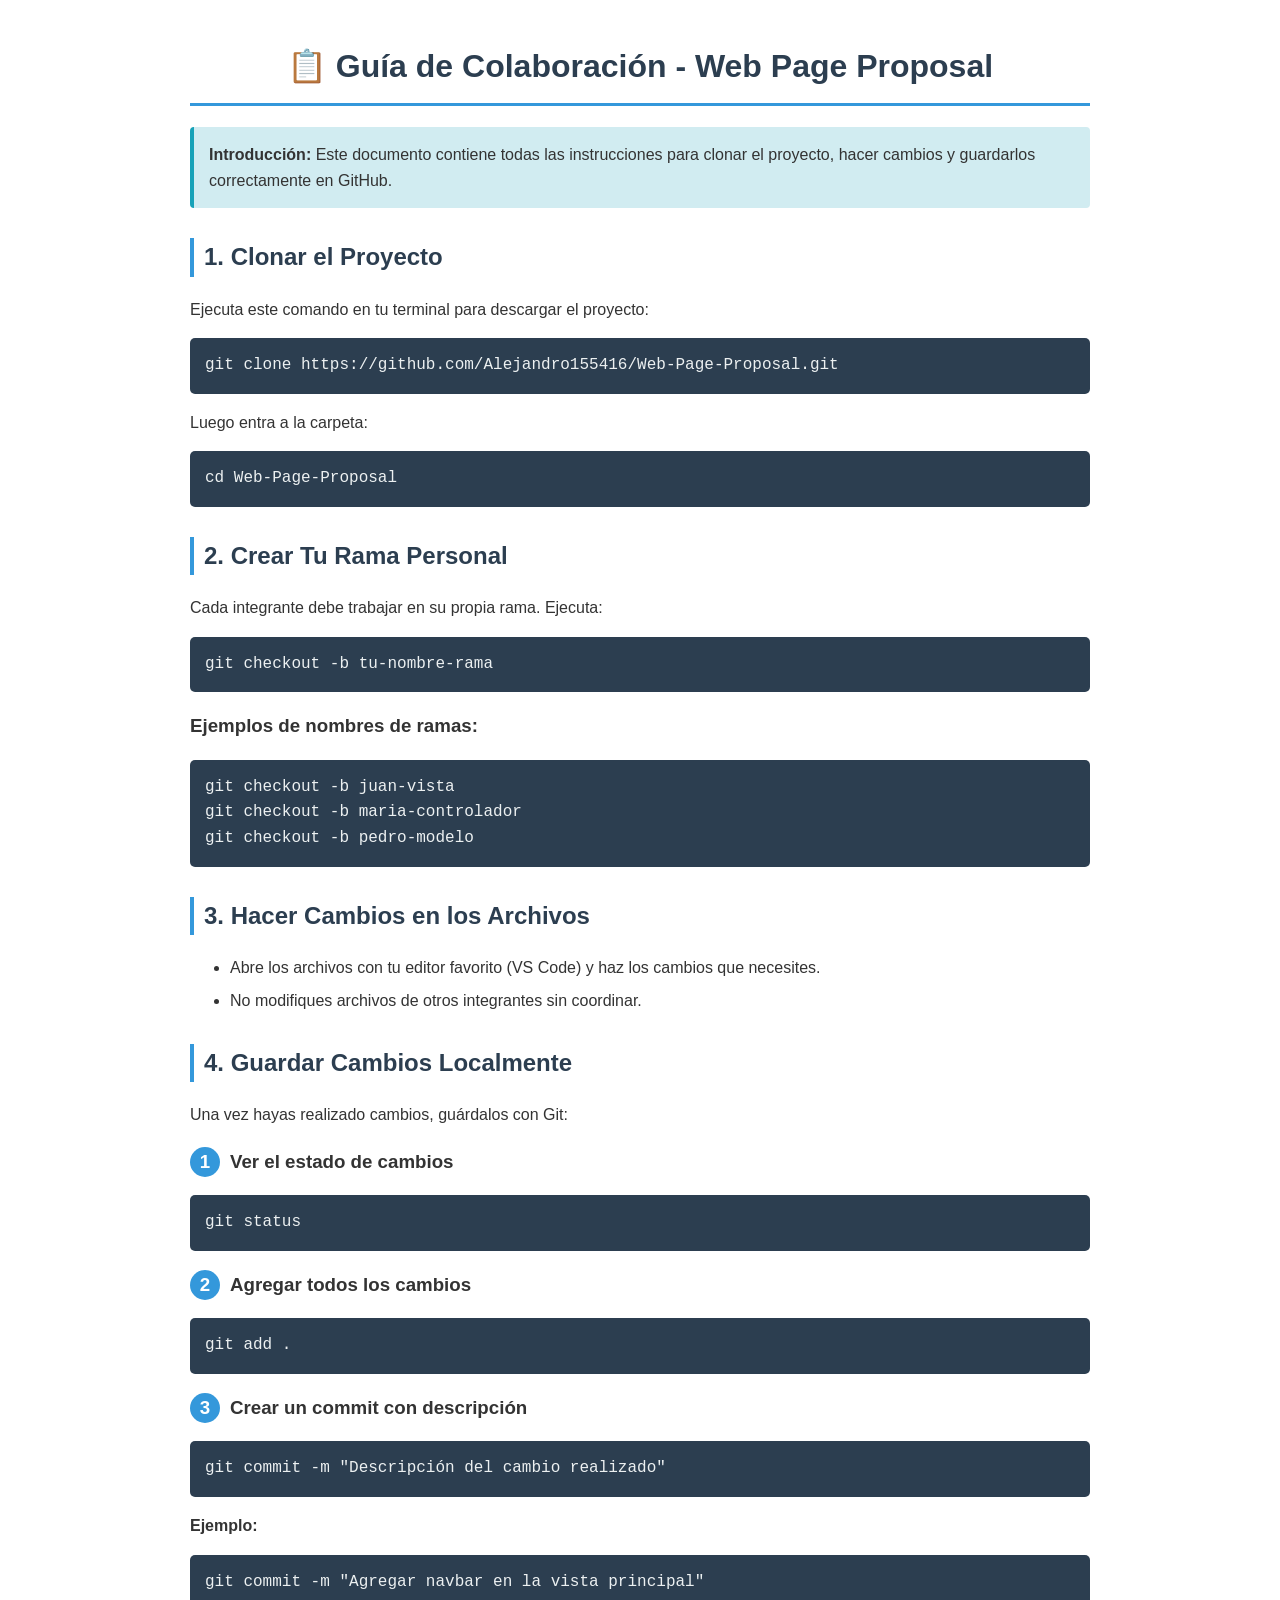
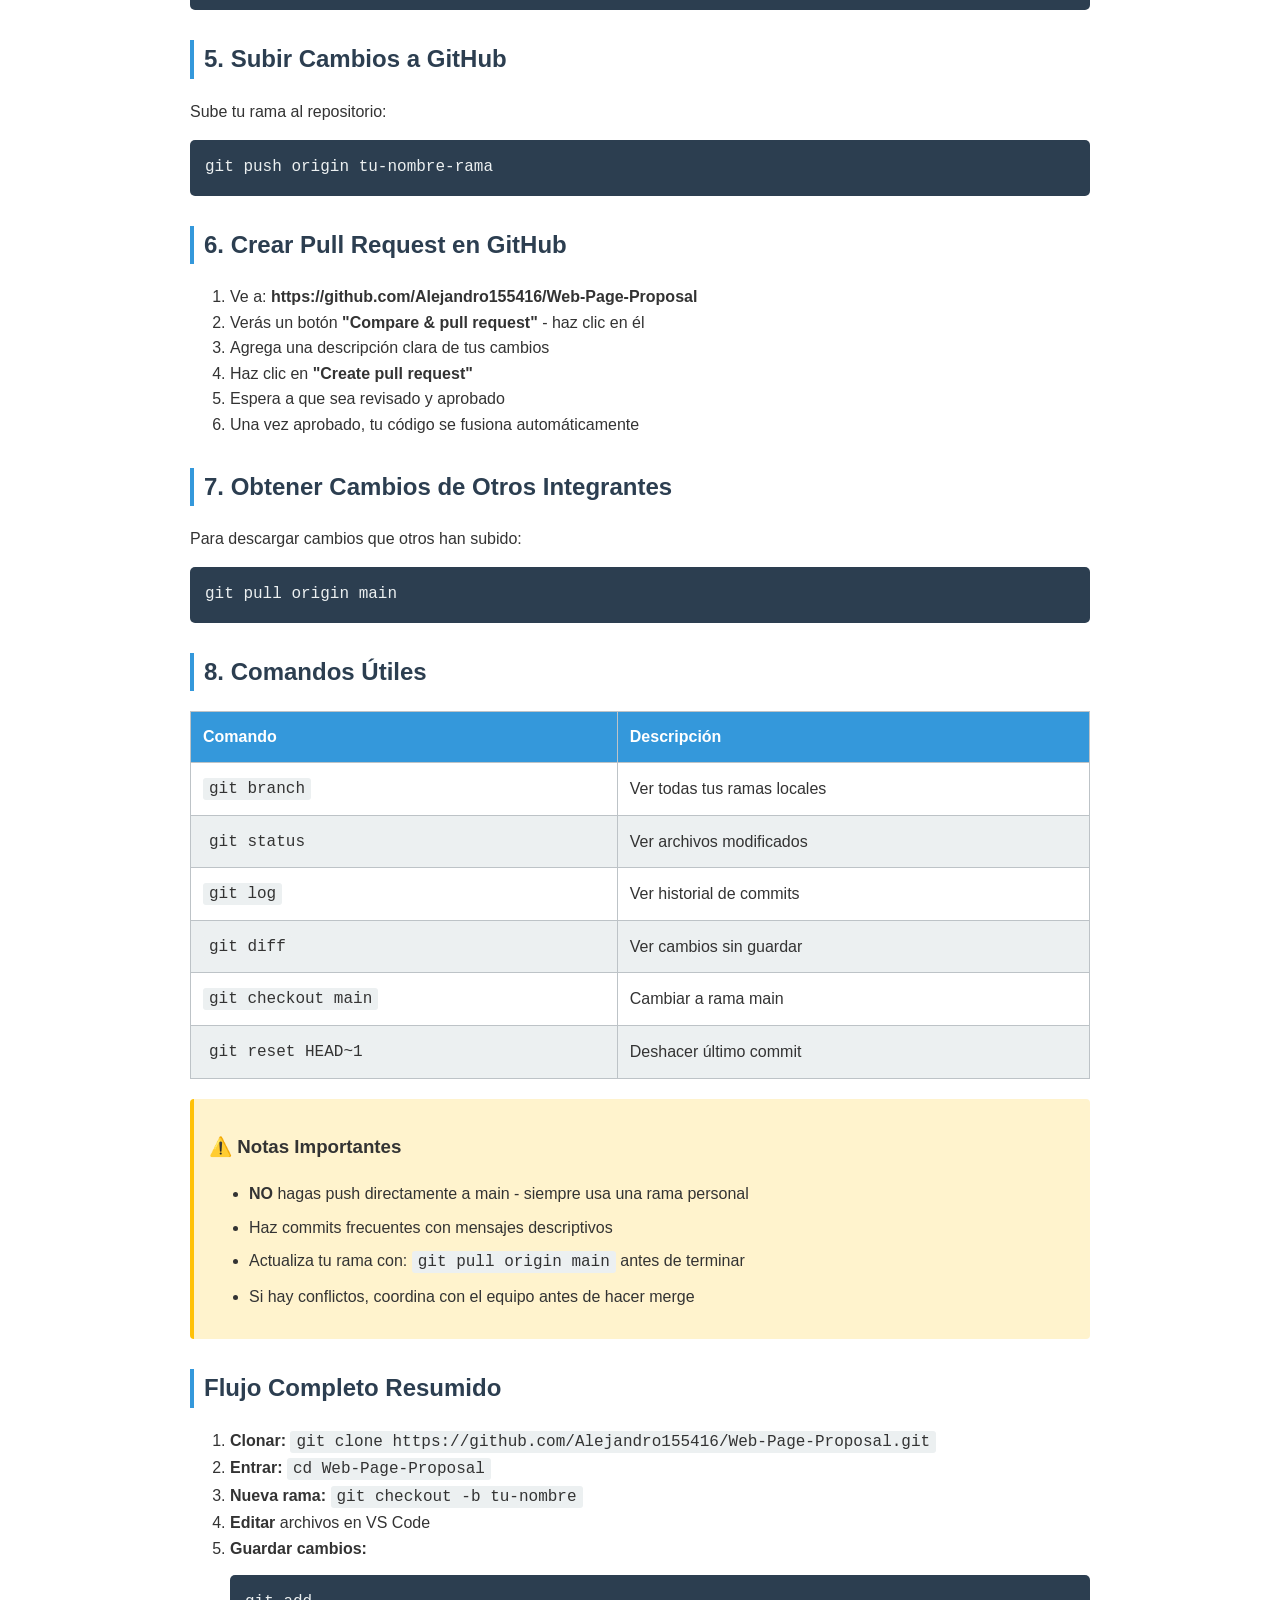
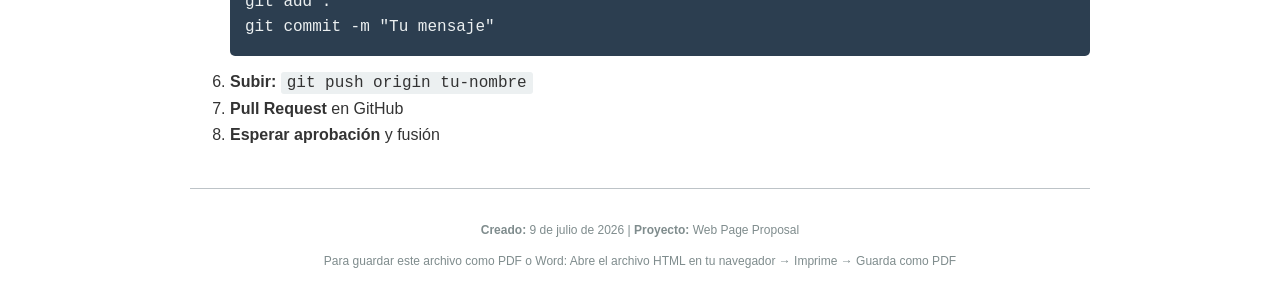
<file: GUIA_COLABORACION.html>
<!DOCTYPE html>
<html lang="es">
<head>
    <meta charset="UTF-8">
    <meta name="viewport" content="width=device-width, initial-scale=1.0">
    <title>Guía de Colaboración - Web Page Proposal</title>
    <style>
        body {
            font-family: Arial, sans-serif;
            line-height: 1.6;
            max-width: 900px;
            margin: 0 auto;
            padding: 20px;
            color: #333;
        }
        h1 {
            color: #2c3e50;
            text-align: center;
            border-bottom: 3px solid #3498db;
            padding-bottom: 10px;
        }
        h2 {
            color: #2c3e50;
            margin-top: 30px;
            border-left: 4px solid #3498db;
            padding-left: 10px;
        }
        code {
            background-color: #ecf0f1;
            padding: 2px 6px;
            border-radius: 3px;
            font-family: 'Courier New', monospace;
        }
        pre {
            background-color: #2c3e50;
            color: #ecf0f1;
            padding: 15px;
            border-radius: 5px;
            overflow-x: auto;
        }
        pre code {
            background: none;
            color: #ecf0f1;
            padding: 0;
        }
        table {
            width: 100%;
            border-collapse: collapse;
            margin: 20px 0;
        }
        table th, table td {
            border: 1px solid #bdc3c7;
            padding: 12px;
            text-align: left;
        }
        table th {
            background-color: #3498db;
            color: white;
        }
        table tr:nth-child(even) {
            background-color: #ecf0f1;
        }
        ul {
            margin: 15px 0;
        }
        ul li {
            margin: 8px 0;
        }
        .warning {
            background-color: #fff3cd;
            border-left: 4px solid #ffc107;
            padding: 15px;
            margin: 20px 0;
            border-radius: 4px;
        }
        .info {
            background-color: #d1ecf1;
            border-left: 4px solid #17a2b8;
            padding: 15px;
            margin: 20px 0;
            border-radius: 4px;
        }
        footer {
            text-align: center;
            margin-top: 40px;
            padding-top: 20px;
            border-top: 1px solid #bdc3c7;
            color: #7f8c8d;
            font-size: 12px;
        }
        .step-number {
            display: inline-block;
            background-color: #3498db;
            color: white;
            width: 30px;
            height: 30px;
            border-radius: 50%;
            text-align: center;
            line-height: 30px;
            margin-right: 10px;
            font-weight: bold;
        }
    </style>
</head>
<body>
    <h1>📋 Guía de Colaboración - Web Page Proposal</h1>
    
    <div class="info">
        <strong>Introducción:</strong> Este documento contiene todas las instrucciones para clonar el proyecto, hacer cambios y guardarlos correctamente en GitHub.
    </div>

    <h2>1. Clonar el Proyecto</h2>
    <p>Ejecuta este comando en tu terminal para descargar el proyecto:</p>
    <pre><code>git clone https://github.com/Alejandro155416/Web-Page-Proposal.git</code></pre>
    <p>Luego entra a la carpeta:</p>
    <pre><code>cd Web-Page-Proposal</code></pre>

    <h2>2. Crear Tu Rama Personal</h2>
    <p>Cada integrante debe trabajar en su propia rama. Ejecuta:</p>
    <pre><code>git checkout -b tu-nombre-rama</code></pre>
    
    <h3>Ejemplos de nombres de ramas:</h3>
    <pre><code>git checkout -b juan-vista
git checkout -b maria-controlador
git checkout -b pedro-modelo</code></pre>

    <h2>3. Hacer Cambios en los Archivos</h2>
    <ul>
        <li>Abre los archivos con tu editor favorito (VS Code) y haz los cambios que necesites.</li>
        <li>No modifiques archivos de otros integrantes sin coordinar.</li>
    </ul>

    <h2>4. Guardar Cambios Localmente</h2>
    <p>Una vez hayas realizado cambios, guárdalos con Git:</p>

    <h3><span class="step-number">1</span>Ver el estado de cambios</h3>
    <pre><code>git status</code></pre>

    <h3><span class="step-number">2</span>Agregar todos los cambios</h3>
    <pre><code>git add .</code></pre>

    <h3><span class="step-number">3</span>Crear un commit con descripción</h3>
    <pre><code>git commit -m "Descripción del cambio realizado"</code></pre>

    <p><strong>Ejemplo:</strong></p>
    <pre><code>git commit -m "Agregar navbar en la vista principal"</code></pre>

    <h2>5. Subir Cambios a GitHub</h2>
    <p>Sube tu rama al repositorio:</p>
    <pre><code>git push origin tu-nombre-rama</code></pre>

    <h2>6. Crear Pull Request en GitHub</h2>
    <ol>
        <li>Ve a: <strong>https://github.com/Alejandro155416/Web-Page-Proposal</strong></li>
        <li>Verás un botón <strong>"Compare & pull request"</strong> - haz clic en él</li>
        <li>Agrega una descripción clara de tus cambios</li>
        <li>Haz clic en <strong>"Create pull request"</strong></li>
        <li>Espera a que sea revisado y aprobado</li>
        <li>Una vez aprobado, tu código se fusiona automáticamente</li>
    </ol>

    <h2>7. Obtener Cambios de Otros Integrantes</h2>
    <p>Para descargar cambios que otros han subido:</p>
    <pre><code>git pull origin main</code></pre>

    <h2>8. Comandos Útiles</h2>
    <table>
        <thead>
            <tr>
                <th>Comando</th>
                <th>Descripción</th>
            </tr>
        </thead>
        <tbody>
            <tr>
                <td><code>git branch</code></td>
                <td>Ver todas tus ramas locales</td>
            </tr>
            <tr>
                <td><code>git status</code></td>
                <td>Ver archivos modificados</td>
            </tr>
            <tr>
                <td><code>git log</code></td>
                <td>Ver historial de commits</td>
            </tr>
            <tr>
                <td><code>git diff</code></td>
                <td>Ver cambios sin guardar</td>
            </tr>
            <tr>
                <td><code>git checkout main</code></td>
                <td>Cambiar a rama main</td>
            </tr>
            <tr>
                <td><code>git reset HEAD~1</code></td>
                <td>Deshacer último commit</td>
            </tr>
        </tbody>
    </table>

    <div class="warning">
        <h3>⚠️ Notas Importantes</h3>
        <ul>
            <li><strong>NO</strong> hagas push directamente a main - siempre usa una rama personal</li>
            <li>Haz commits frecuentes con mensajes descriptivos</li>
            <li>Actualiza tu rama con: <code>git pull origin main</code> antes de terminar</li>
            <li>Si hay conflictos, coordina con el equipo antes de hacer merge</li>
        </ul>
    </div>

    <h2>Flujo Completo Resumido</h2>
    <ol>
        <li><strong>Clonar:</strong> <code>git clone https://github.com/Alejandro155416/Web-Page-Proposal.git</code></li>
        <li><strong>Entrar:</strong> <code>cd Web-Page-Proposal</code></li>
        <li><strong>Nueva rama:</strong> <code>git checkout -b tu-nombre</code></li>
        <li><strong>Editar</strong> archivos en VS Code</li>
        <li><strong>Guardar cambios:</strong>
            <pre><code>git add .
git commit -m "Tu mensaje"</code></pre>
        </li>
        <li><strong>Subir:</strong> <code>git push origin tu-nombre</code></li>
        <li><strong>Pull Request</strong> en GitHub</li>
        <li><strong>Esperar aprobación</strong> y fusión</li>
    </ol>

    <footer>
        <p><strong>Creado:</strong> 9 de julio de 2026 | <strong>Proyecto:</strong> Web Page Proposal</p>
        <p>Para guardar este archivo como PDF o Word: Abre el archivo HTML en tu navegador → Imprime → Guarda como PDF</p>
    </footer>
</body>
</html>
</file>
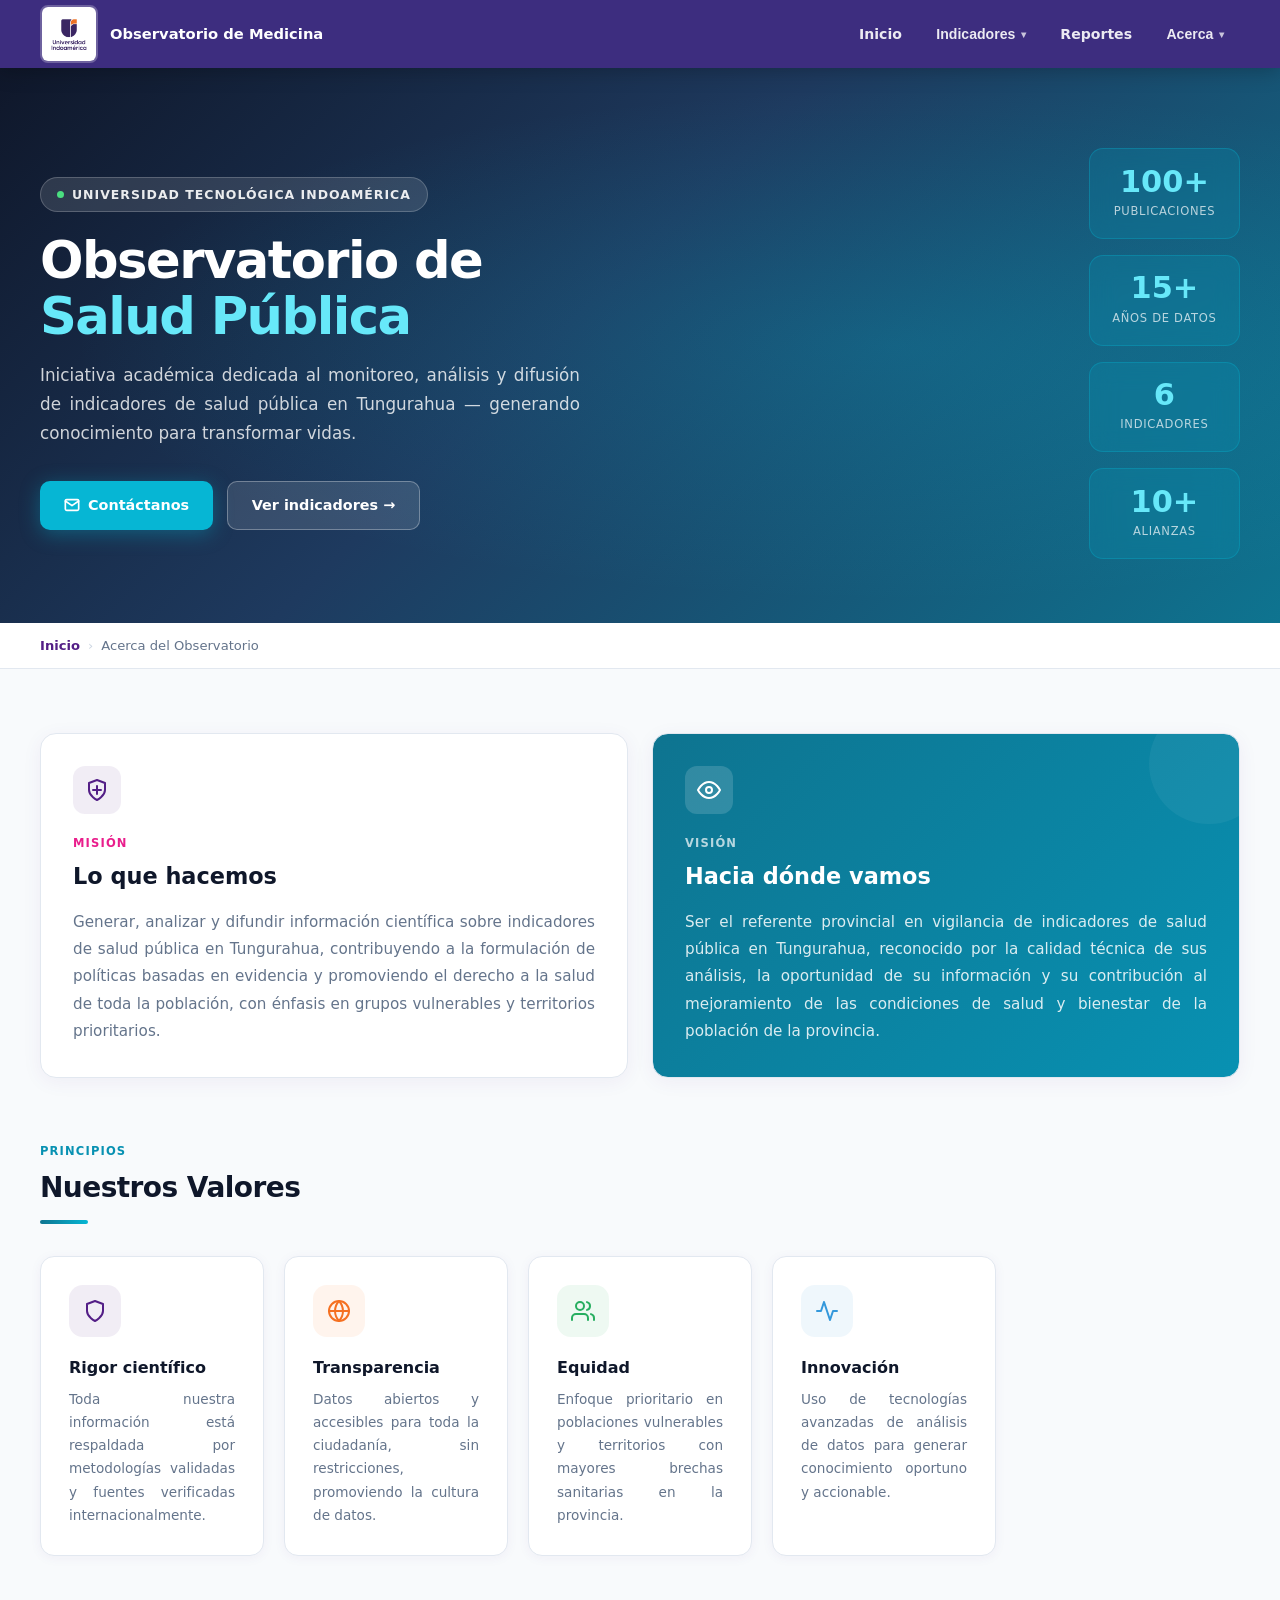
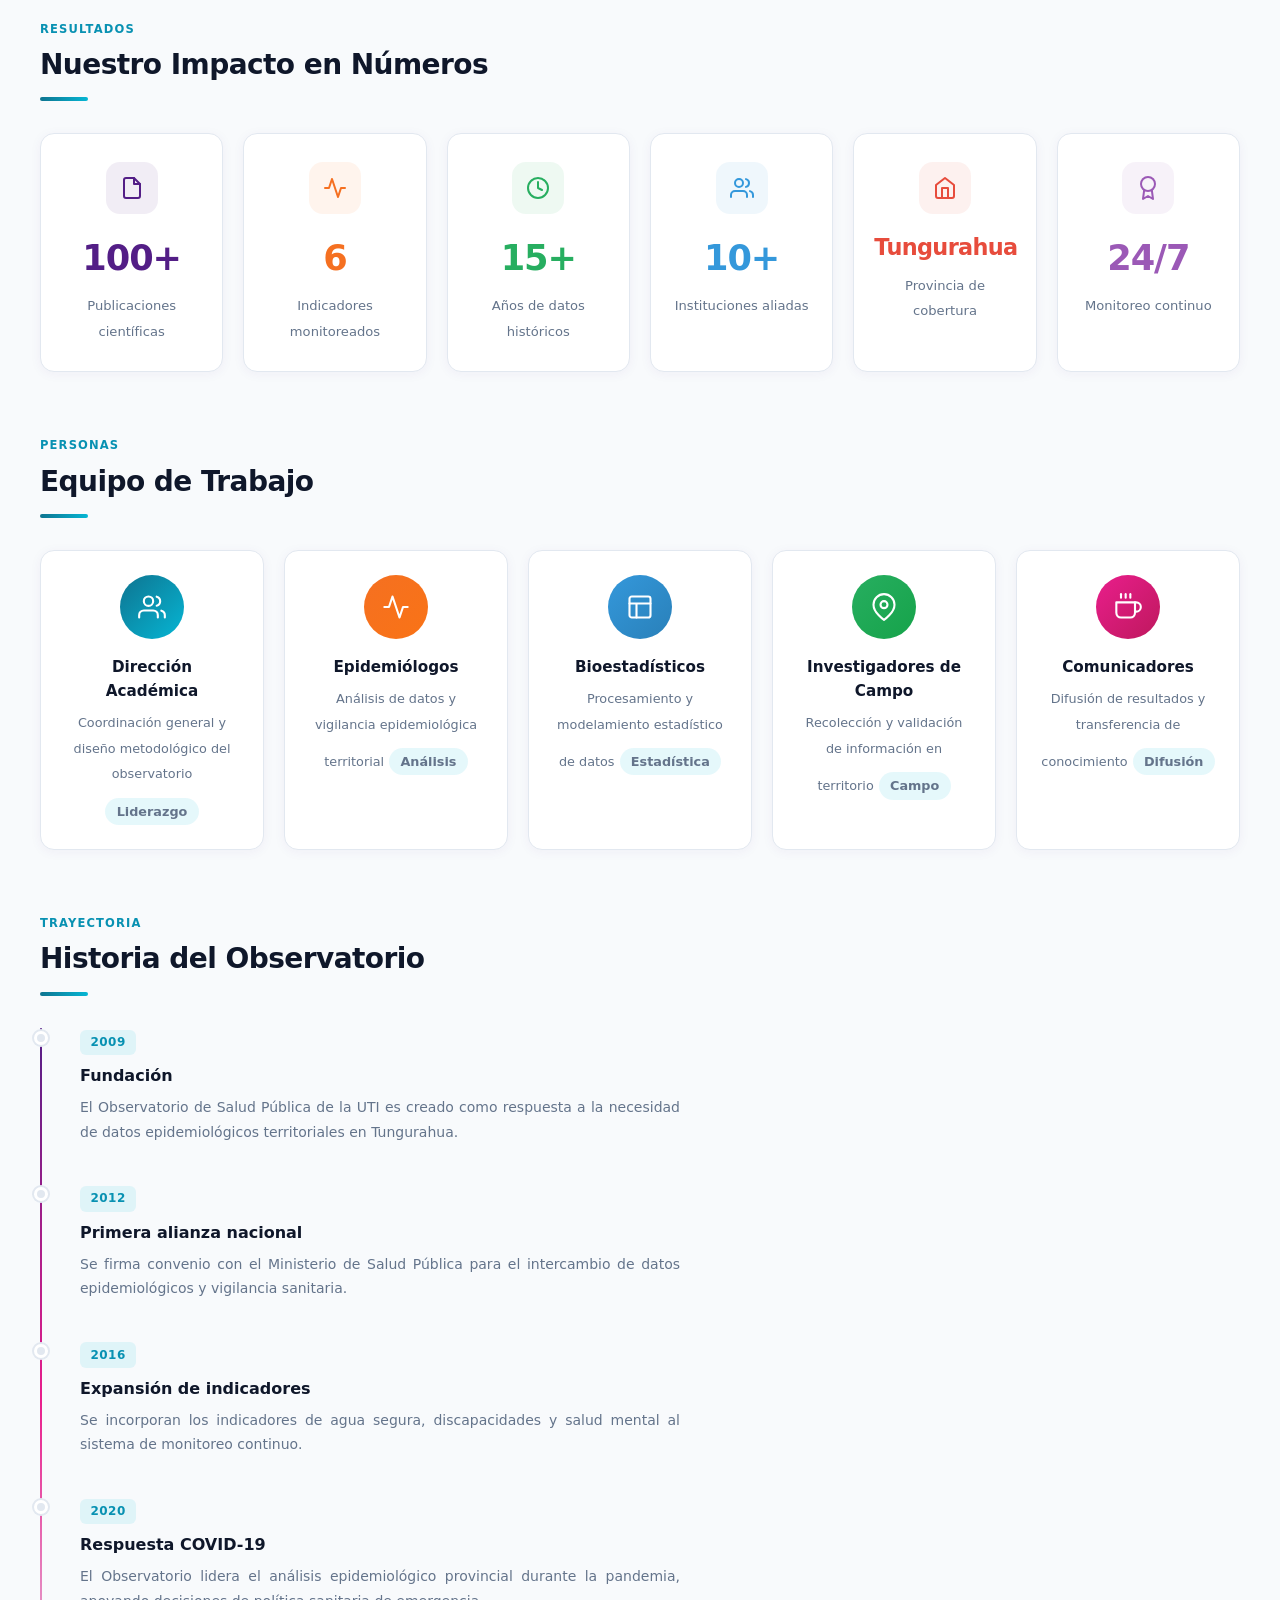
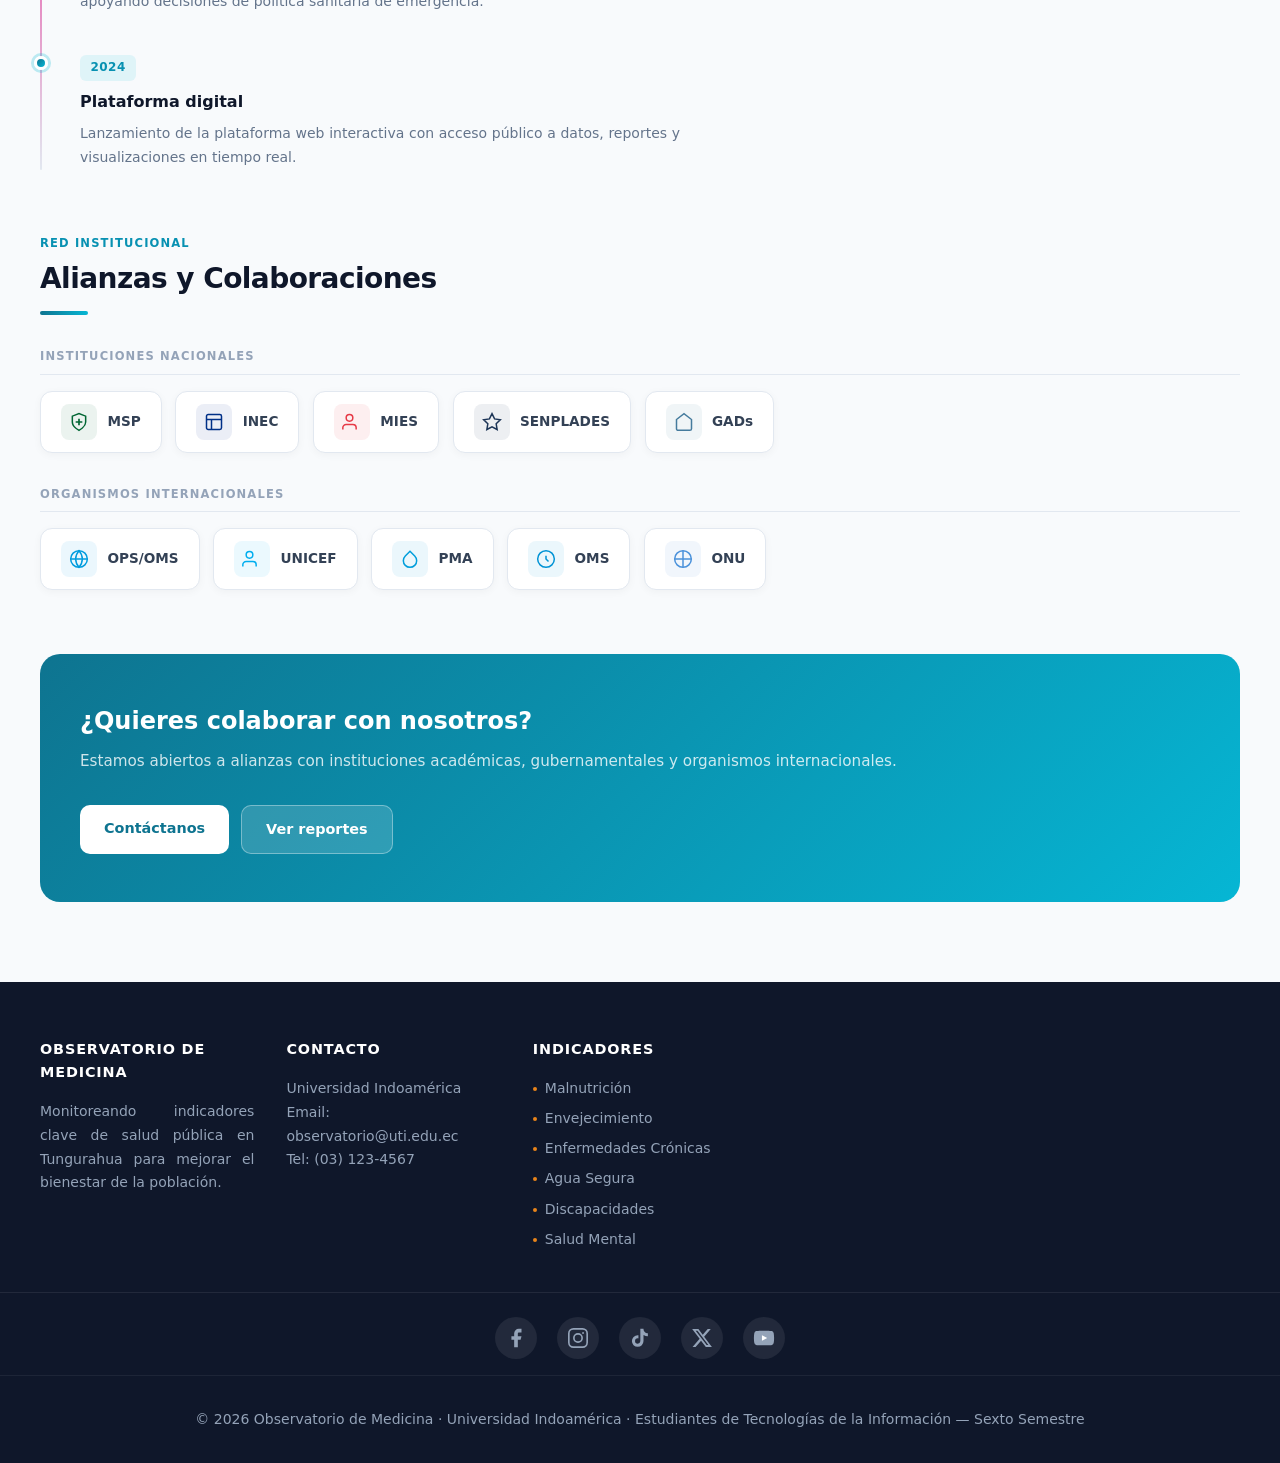
<file: pages/about.html>
<!DOCTYPE html>
<html lang="es">
<head>
  <meta charset="UTF-8" />
  <meta name="viewport" content="width=device-width, initial-scale=1.0" />
  <title>Acerca del Observatorio - UTI</title>
  <link rel="stylesheet" href="../assets/css/style.css" />
  <style>
    /* ══ HERO ══ */
    .about-hero {
      background: linear-gradient(135deg, #0f172a 0%, #1e3a5f 45%, #0e7490 100%);
      padding: 5rem 0 4rem;
      position: relative;
      overflow: hidden;
    }
    .about-hero::before {
      content: '';
      position: absolute;
      inset: 0;
      background: radial-gradient(ellipse at 70% 50%, rgba(6,182,212,0.2) 0%, transparent 65%);
    }
    .about-hero-grid {
      position: relative;
      z-index: 1;
      display: grid;
      grid-template-columns: 1fr auto;
      gap: 3rem;
      align-items: center;
    }
    @media(max-width:800px){ .about-hero-grid{ grid-template-columns:1fr; } .about-hero-nums{ display:none!important; } }
    .about-hero-eyebrow {
      display: inline-flex;
      align-items: center;
      gap: 0.5rem;
      background: rgba(255,255,255,0.12);
      border: 1px solid rgba(255,255,255,0.2);
      border-radius: 999px;
      padding: 0.4rem 1rem;
      color: rgba(255,255,255,0.9);
      font-size: 0.78rem;
      font-weight: 700;
      letter-spacing: 0.08em;
      text-transform: uppercase;
      margin-bottom: 1.25rem;
    }
    .about-hero-eyebrow span { width:7px;height:7px;border-radius:50%;background:#4ade80; }
    .about-hero h1 {
      font-size: clamp(2.2rem, 4vw, 3.2rem);
      font-weight: 900;
      color: #fff;
      line-height: 1.1;
      letter-spacing: -0.03em;
      margin-bottom: 1rem;
    }
    .about-hero h1 em { font-style: normal; color: #67e8f9; }
    .about-hero-desc {
      color: rgba(255,255,255,0.8);
      font-size: 1.05rem;
      line-height: 1.75;
      max-width: 540px;
      margin-bottom: 2rem;
    }
    .about-hero-actions { display:flex; gap:0.85rem; flex-wrap:wrap; }
    .btn-hero-primary {
      display:inline-flex; align-items:center; gap:0.5rem;
      background:#06b6d4; color:#fff;
      padding:0.75rem 1.5rem; border-radius:10px;
      font-weight:800; font-size:0.9rem;
      text-decoration:none; transition:all .15s;
      box-shadow: 0 4px 20px rgba(6,182,212,0.35);
    }
    .btn-hero-primary:hover{ transform:translateY(-2px); box-shadow:0 6px 24px rgba(6,182,212,0.5); }
    .btn-hero-secondary {
      display:inline-flex; align-items:center; gap:0.5rem;
      background:rgba(255,255,255,0.12); color:#fff;
      border:1.5px solid rgba(255,255,255,0.3);
      padding:0.75rem 1.5rem; border-radius:10px;
      font-weight:700; font-size:0.9rem;
      text-decoration:none; transition:all .15s;
    }
    .btn-hero-secondary:hover{ background:rgba(255,255,255,0.2); }
    .about-hero-nums {
      display:flex; flex-direction:column; gap:1rem;
    }
    .hero-num-card {
      background:rgba(6,182,212,0.15);
      backdrop-filter:blur(12px);
      border:1px solid rgba(6,182,212,0.3);
      border-radius:14px;
      padding:1.1rem 1.4rem;
      text-align:center; min-width:130px;
    }
    .hero-num-card strong { display:block; font-size:1.9rem; font-weight:900; color:#67e8f9; line-height:1; }
    .hero-num-card span { font-size:0.72rem; color:rgba(255,255,255,0.7); text-transform:uppercase; letter-spacing:0.06em; margin-top:0.3rem; display:block; }

    /* ══ BREADCRUMB ══ */
    .about-breadcrumb {
      background:#fff; border-bottom:1px solid #e2e8f0;
      padding:0.75rem 0;
    }
    .about-breadcrumb nav { display:flex; align-items:center; gap:0.5rem; font-size:0.82rem; color:#64748b; }
    .about-breadcrumb a { color:#531E86; font-weight:600; text-decoration:none; }
    .about-breadcrumb a:hover { text-decoration:underline; }
    .about-breadcrumb .sep { color:#cbd5e1; }

    /* ══ BODY ══ */
    .about-body { background:#f8fafc; padding:4rem 0 5rem; }

    /* ══ MISIÓN / VISIÓN ══ */
    .mv-grid {
      display:grid; grid-template-columns:1fr 1fr; gap:1.5rem; margin-bottom:4rem;
    }
    @media(max-width:700px){ .mv-grid{ grid-template-columns:1fr; } }
    .mv-card {
      border-radius:16px; padding:2rem;
      border:1px solid #e2e8f0;
      box-shadow:0 4px 20px rgba(83,30,134,0.06);
      position:relative; overflow:hidden;
    }
    .mv-card.mision { background:#fff; }
    .mv-card.vision { background:linear-gradient(135deg,#0e7490,#0891b2); }
    .mv-card.vision .mv-title,.mv-card.vision .mv-text { color:#fff; }
    .mv-card.vision .mv-text { color:rgba(255,255,255,0.85); }
    .mv-card::before {
      content:'';
      position:absolute; top:-30px; right:-30px;
      width:120px; height:120px;
      border-radius:50%;
      background:rgba(255,255,255,0.05);
    }
    .mv-icon {
      width:48px;height:48px;border-radius:12px;
      display:grid;place-items:center;margin-bottom:1.25rem;
    }
    .mv-card.mision .mv-icon { background:rgba(83,30,134,0.08); }
    .mv-card.vision .mv-icon { background:rgba(255,255,255,0.15); }
    .mv-label {
      font-size:0.72rem; font-weight:800; letter-spacing:0.1em; text-transform:uppercase;
      margin-bottom:0.4rem;
    }
    .mv-card.mision .mv-label { color:#e91e8c; }
    .mv-card.vision .mv-label { color:rgba(255,255,255,0.7); }
    .mv-title { font-size:1.4rem; font-weight:800; color:#0f172a; margin-bottom:0.85rem; }
    .mv-text { color:#64748b; line-height:1.8; font-size:0.95rem; margin:0; }

    /* ══ SECTION TITLE ══ */
    .ab2-section { margin-bottom:4rem; }
    .ab2-section-head {
      display:flex; align-items:flex-end; justify-content:space-between;
      gap:1rem; margin-bottom:2rem; flex-wrap:wrap;
    }
    .ab2-section-head-left {}
    .ab2-section-label {
      font-size:0.72rem; font-weight:800; letter-spacing:0.1em; text-transform:uppercase;
      color:#0891b2; margin-bottom:0.3rem;
    }
    .ab2-section-title {
      font-size:1.75rem; font-weight:900; color:#0f172a; letter-spacing:-0.02em;
    }
    .ab2-section-line {
      width:48px;height:4px;border-radius:2px;
      background:linear-gradient(90deg,#0e7490,#06b6d4);
      margin-top:0.6rem;
    }

    /* ══ VALORES ══ */
    .valores-grid {
      display:grid; grid-template-columns:repeat(auto-fill,minmax(220px,1fr)); gap:1.25rem;
    }
    .valor-card {
      background:#fff; border-radius:14px;
      border:1px solid #e2e8f0;
      box-shadow:0 2px 12px rgba(83,30,134,0.05);
      padding:1.75rem;
      transition:transform .2s, box-shadow .2s, border-color .2s;
    }
    .valor-card:hover { transform:translateY(-4px); box-shadow:0 8px 30px rgba(83,30,134,0.12); border-color:rgba(83,30,134,0.2); }
    .valor-icon {
      width:52px;height:52px;border-radius:14px;
      display:grid;place-items:center;margin-bottom:1.1rem;
    }
    .valor-card h4 { font-size:1rem; font-weight:800; color:#0f172a; margin-bottom:0.5rem; }
    .valor-card p { font-size:0.85rem; color:#64748b; line-height:1.7; margin:0; }

    /* ══ EQUIPO ══ */
    .equipo-grid {
      display:grid; grid-template-columns:repeat(auto-fill,minmax(200px,1fr)); gap:1.25rem;
    }
    .equipo-card {
      background:#fff; border-radius:14px;
      border:1px solid #e2e8f0;
      box-shadow:0 2px 12px rgba(83,30,134,0.05);
      padding:1.5rem; text-align:center;
      transition:transform .2s, box-shadow .2s;
    }
    .equipo-card:hover { transform:translateY(-4px); box-shadow:0 8px 30px rgba(83,30,134,0.12); }
    .equipo-avatar {
      width:64px;height:64px;border-radius:50%;
      background:linear-gradient(135deg,#0e7490,#06b6d4);
      display:grid;place-items:center;
      margin:0 auto 1rem;
    }
    .equipo-card strong { display:block; font-size:0.95rem; font-weight:800; color:#0f172a; margin-bottom:0.35rem; }
    .equipo-card span { font-size:0.8rem; color:#64748b; line-height:1.5; }
    .equipo-badge {
      display:inline-block; margin-top:0.75rem;
      padding:0.25rem 0.7rem; border-radius:999px;
      background:rgba(6,182,212,0.1); color:#0891b2;
      font-size:0.72rem; font-weight:700;
    }

    /* ══ IMPACTO ══ */
    .impacto-grid {
      display:grid; grid-template-columns:repeat(auto-fill,minmax(180px,1fr)); gap:1.25rem;
    }
    .impacto-card {
      background:#fff; border-radius:14px;
      border:1px solid #e2e8f0;
      box-shadow:0 2px 12px rgba(83,30,134,0.05);
      padding:1.75rem 1.25rem; text-align:center;
      transition:transform .2s, box-shadow .2s;
    }
    .impacto-card:hover { transform:translateY(-4px); box-shadow:0 8px 30px rgba(83,30,134,0.12); }
    .impacto-icon {
      width:52px;height:52px;border-radius:14px;
      display:grid;place-items:center;margin:0 auto 1rem;
    }
    .impacto-card strong {
      display:block; font-size:2.2rem; font-weight:900;
      letter-spacing:-0.03em; margin-bottom:0.35rem;
    }
    .impacto-card span { font-size:0.82rem; color:#64748b; font-weight:500; }

    /* ══ TIMELINE ══ */
    .timeline-wrap {
      position:relative; padding-left:2.5rem;
    }
    .timeline-wrap::before {
      content:'';
      position:absolute; left:0; top:0; bottom:0;
      width:2px;
      background:linear-gradient(to bottom, #531E86, #e91e8c, #e2e8f0);
      border-radius:2px;
    }
    .tl-item {
      position:relative; padding-bottom:2.5rem;
    }
    .tl-item:last-child { padding-bottom:0; }
    .tl-dot {
      position:absolute; left:-2.5rem;
      width:14px;height:14px;border-radius:50%;
      background:#e2e8f0; border:3px solid #fff;
      box-shadow:0 0 0 2px #e2e8f0;
      top:0.2rem;
      transform:translateX(-6px);
    }
    .tl-dot.active {
      background:linear-gradient(135deg,#0e7490,#06b6d4);
      box-shadow:0 0 0 3px rgba(6,182,212,0.25);
    }
    .tl-year {
      display:inline-block; font-size:0.75rem; font-weight:800;
      color:#0891b2; background:rgba(6,182,212,0.1);
      padding:0.2rem 0.65rem; border-radius:6px;
      letter-spacing:0.04em; margin-bottom:0.5rem;
    }
    .tl-item h4 { font-size:1rem; font-weight:800; color:#0f172a; margin-bottom:0.4rem; }
    .tl-item p { font-size:0.875rem; color:#64748b; line-height:1.75; margin:0; max-width:600px; }

    /* ══ ALIANZAS ══ */
    .alianzas-group { margin-bottom:2rem; }
    .alianzas-group-label {
      font-size:0.72rem; font-weight:800; text-transform:uppercase; letter-spacing:0.1em;
      color:#94a3b8; margin-bottom:1rem; padding-bottom:0.5rem;
      border-bottom:1px solid #e2e8f0;
    }
    .alianzas-logos {
      display:flex; flex-wrap:wrap; gap:0.85rem;
    }
    .alianza-logo {
      display:flex; align-items:center; gap:0.65rem;
      background:#fff; border:1.5px solid #e2e8f0; border-radius:12px;
      padding:0.75rem 1.25rem;
      text-decoration:none; color:#334155;
      font-size:0.85rem; font-weight:700;
      transition:all .2s;
      box-shadow:0 2px 8px rgba(0,0,0,0.04);
    }
    .alianza-logo:hover { border-color:#531E86; color:#531E86; transform:translateY(-2px); box-shadow:0 6px 20px rgba(83,30,134,0.12); }
    .alianza-logo .al-icon {
      width:36px;height:36px;border-radius:8px;
      display:grid;place-items:center;flex-shrink:0;
    }

    /* ══ CTA FINAL ══ */
    .about-cta {
      background:linear-gradient(135deg,#0e7490,#06b6d4);
      border-radius:20px; padding:3rem 2.5rem;
      display:flex; align-items:center; justify-content:space-between;
      gap:2rem; flex-wrap:wrap; margin-top:1rem;
    }
    .about-cta h3 { font-size:1.5rem; font-weight:900; color:#fff; margin-bottom:0.5rem; }
    .about-cta p { color:rgba(255,255,255,0.8); font-size:0.95rem; margin:0; }
    .about-cta-btns { display:flex; gap:0.75rem; flex-wrap:wrap; }
    .cta-btn-w { background:#fff; color:#0e7490; padding:0.75rem 1.5rem; border-radius:10px; font-weight:800; font-size:0.9rem; text-decoration:none; transition:all .15s; }
    .cta-btn-w:hover { transform:translateY(-2px); box-shadow:0 4px 20px rgba(0,0,0,0.2); }
    .cta-btn-o { background:rgba(255,255,255,0.15); color:#fff; border:1.5px solid rgba(255,255,255,0.35); padding:0.75rem 1.5rem; border-radius:10px; font-weight:700; font-size:0.9rem; text-decoration:none; transition:all .15s; }
    .cta-btn-o:hover { background:rgba(255,255,255,0.25); }
  </style>
</head>
<body>
  <div id="site-header"></div>
  <main>

    <!-- HERO -->
    <section class="about-hero">
      <div class="container about-hero-grid">
        <div>
          <div class="about-hero-eyebrow"><span></span> Universidad Tecnológica Indoamérica</div>
          <h1>Observatorio de<br><em>Salud Pública</em></h1>
          <p class="about-hero-desc">Iniciativa académica dedicada al monitoreo, análisis y difusión de indicadores de salud pública en Tungurahua — generando conocimiento para transformar vidas.</p>
          <div class="about-hero-actions">
            <a href="contacto.html" class="btn-hero-primary" data-action="navigate" data-url="contacto.html">
              <svg width="16" height="16" viewBox="0 0 24 24" fill="none" stroke="currentColor" stroke-width="2.5" stroke-linecap="round" stroke-linejoin="round"><path d="M4 4h16c1.1 0 2 .9 2 2v12c0 1.1-.9 2-2 2H4c-1.1 0-2-.9-2-2V6c0-1.1.9-2 2-2z"/><polyline points="22,6 12,13 2,6"/></svg>
              Contáctanos
            </a>
            <a href="../index.html" class="btn-hero-secondary" data-action="navigate" data-url="../index.html">
              Ver indicadores →
            </a>
          </div>
        </div>
        <div class="about-hero-nums">
          <div class="hero-num-card"><strong>100+</strong><span>Publicaciones</span></div>
          <div class="hero-num-card"><strong>15+</strong><span>Años de datos</span></div>
          <div class="hero-num-card"><strong>6</strong><span>Indicadores</span></div>
          <div class="hero-num-card"><strong>10+</strong><span>Alianzas</span></div>
        </div>
      </div>
    </section>

    <!-- BREADCRUMB -->
    <div class="about-breadcrumb">
      <div class="container">
        <nav aria-label="Breadcrumb">
          <a href="../index.html">Inicio</a>
          <span class="sep">›</span>
          <span>Acerca del Observatorio</span>
        </nav>
      </div>
    </div>

    <!-- BODY -->
    <section class="about-body">
      <div class="container">

        <!-- MISIÓN / VISIÓN -->
        <div class="mv-grid">
          <div class="mv-card mision">
            <div class="mv-icon">
              <svg width="24" height="24" viewBox="0 0 24 24" fill="none" stroke="#531E86" stroke-width="2" stroke-linecap="round" stroke-linejoin="round"><path d="M12 22s8-4 8-10V5l-8-3-8 3v7c0 6 8 10 8 10z"/><path d="M12 8v8M8 12h8" stroke-width="2"/></svg>
            </div>
            <p class="mv-label">Misión</p>
            <h3 class="mv-title">Lo que hacemos</h3>
            <p class="mv-text">Generar, analizar y difundir información científica sobre indicadores de salud pública en Tungurahua, contribuyendo a la formulación de políticas basadas en evidencia y promoviendo el derecho a la salud de toda la población, con énfasis en grupos vulnerables y territorios prioritarios.</p>
          </div>
          <div class="mv-card vision">
            <div class="mv-icon">
              <svg width="24" height="24" viewBox="0 0 24 24" fill="none" stroke="#fff" stroke-width="2" stroke-linecap="round" stroke-linejoin="round"><path d="M1 12s4-8 11-8 11 8 11 8-4 8-11 8-11-8-11-8z"/><circle cx="12" cy="12" r="3"/></svg>
            </div>
            <p class="mv-label">Visión</p>
            <h3 class="mv-title">Hacia dónde vamos</h3>
            <p class="mv-text">Ser el referente provincial en vigilancia de indicadores de salud pública en Tungurahua, reconocido por la calidad técnica de sus análisis, la oportunidad de su información y su contribución al mejoramiento de las condiciones de salud y bienestar de la población de la provincia.</p>
          </div>
        </div>

        <!-- VALORES -->
        <div class="ab2-section">
          <div class="ab2-section-head">
            <div class="ab2-section-head-left">
              <p class="ab2-section-label">Principios</p>
              <h2 class="ab2-section-title">Nuestros Valores</h2>
              <div class="ab2-section-line"></div>
            </div>
          </div>
          <div class="valores-grid">
            <div class="valor-card">
              <div class="valor-icon" style="background:rgba(83,30,134,0.08)">
                <svg width="24" height="24" viewBox="0 0 24 24" fill="none" stroke="#531E86" stroke-width="2" stroke-linecap="round" stroke-linejoin="round"><path d="M12 22s8-4 8-10V5l-8-3-8 3v7c0 6 8 10 8 10z"/></svg>
              </div>
              <h4>Rigor científico</h4>
              <p>Toda nuestra información está respaldada por metodologías validadas y fuentes verificadas internacionalmente.</p>
            </div>
            <div class="valor-card">
              <div class="valor-icon" style="background:rgba(245,112,33,0.08)">
                <svg width="24" height="24" viewBox="0 0 24 24" fill="none" stroke="#F57021" stroke-width="2" stroke-linecap="round" stroke-linejoin="round"><circle cx="12" cy="12" r="10"/><line x1="2" y1="12" x2="22" y2="12"/><path d="M12 2a15.3 15.3 0 0 1 4 10 15.3 15.3 0 0 1-4 10 15.3 15.3 0 0 1-4-10 15.3 15.3 0 0 1 4-10z"/></svg>
              </div>
              <h4>Transparencia</h4>
              <p>Datos abiertos y accesibles para toda la ciudadanía, sin restricciones, promoviendo la cultura de datos.</p>
            </div>
            <div class="valor-card">
              <div class="valor-icon" style="background:rgba(39,174,96,0.08)">
                <svg width="24" height="24" viewBox="0 0 24 24" fill="none" stroke="#27ae60" stroke-width="2" stroke-linecap="round" stroke-linejoin="round"><path d="M17 21v-2a4 4 0 0 0-4-4H5a4 4 0 0 0-4 4v2"/><circle cx="9" cy="7" r="4"/><path d="M23 21v-2a4 4 0 0 0-3-3.87"/><path d="M16 3.13a4 4 0 0 1 0 7.75"/></svg>
              </div>
              <h4>Equidad</h4>
              <p>Enfoque prioritario en poblaciones vulnerables y territorios con mayores brechas sanitarias en la provincia.</p>
            </div>
            <div class="valor-card">
              <div class="valor-icon" style="background:rgba(52,152,219,0.08)">
                <svg width="24" height="24" viewBox="0 0 24 24" fill="none" stroke="#3498db" stroke-width="2" stroke-linecap="round" stroke-linejoin="round"><polyline points="22 12 18 12 15 21 9 3 6 12 2 12"/></svg>
              </div>
              <h4>Innovación</h4>
              <p>Uso de tecnologías avanzadas de análisis de datos para generar conocimiento oportuno y accionable.</p>
            </div>
          </div>
        </div>

        <!-- IMPACTO EN NÚMEROS -->
        <div class="ab2-section">
          <div class="ab2-section-head">
            <div class="ab2-section-head-left">
              <p class="ab2-section-label">Resultados</p>
              <h2 class="ab2-section-title">Nuestro Impacto en Números</h2>
              <div class="ab2-section-line"></div>
            </div>
          </div>
          <div class="impacto-grid">
            <div class="impacto-card">
              <div class="impacto-icon" style="background:rgba(83,30,134,0.08)">
                <svg width="24" height="24" viewBox="0 0 24 24" fill="none" stroke="#531E86" stroke-width="2" stroke-linecap="round" stroke-linejoin="round"><path d="M14 2H6a2 2 0 0 0-2 2v16a2 2 0 0 0 2 2h12a2 2 0 0 0 2-2V8z"/><polyline points="14 2 14 8 20 8"/></svg>
              </div>
              <strong style="color:#531E86">100+</strong>
              <span>Publicaciones científicas</span>
            </div>
            <div class="impacto-card">
              <div class="impacto-icon" style="background:rgba(245,112,33,0.08)">
                <svg width="24" height="24" viewBox="0 0 24 24" fill="none" stroke="#F57021" stroke-width="2" stroke-linecap="round" stroke-linejoin="round"><polyline points="22 12 18 12 15 21 9 3 6 12 2 12"/></svg>
              </div>
              <strong style="color:#F57021">6</strong>
              <span>Indicadores monitoreados</span>
            </div>
            <div class="impacto-card">
              <div class="impacto-icon" style="background:rgba(39,174,96,0.08)">
                <svg width="24" height="24" viewBox="0 0 24 24" fill="none" stroke="#27ae60" stroke-width="2" stroke-linecap="round" stroke-linejoin="round"><circle cx="12" cy="12" r="10"/><polyline points="12 6 12 12 16 14"/></svg>
              </div>
              <strong style="color:#27ae60">15+</strong>
              <span>Años de datos históricos</span>
            </div>
            <div class="impacto-card">
              <div class="impacto-icon" style="background:rgba(52,152,219,0.08)">
                <svg width="24" height="24" viewBox="0 0 24 24" fill="none" stroke="#3498db" stroke-width="2" stroke-linecap="round" stroke-linejoin="round"><path d="M17 21v-2a4 4 0 0 0-4-4H5a4 4 0 0 0-4 4v2"/><circle cx="9" cy="7" r="4"/><path d="M23 21v-2a4 4 0 0 0-3-3.87"/><path d="M16 3.13a4 4 0 0 1 0 7.75"/></svg>
              </div>
              <strong style="color:#3498db">10+</strong>
              <span>Instituciones aliadas</span>
            </div>
            <div class="impacto-card">
              <div class="impacto-icon" style="background:rgba(231,76,60,0.08)">
                <svg width="24" height="24" viewBox="0 0 24 24" fill="none" stroke="#e74c3c" stroke-width="2" stroke-linecap="round" stroke-linejoin="round"><path d="M3 9l9-7 9 7v11a2 2 0 0 1-2 2H5a2 2 0 0 1-2-2z"/><polyline points="9 22 9 12 15 12 15 22"/></svg>
              </div>
              <strong style="color:#e74c3c;font-size:1.4rem">Tungurahua</strong>
              <span>Provincia de cobertura</span>
            </div>
            <div class="impacto-card">
              <div class="impacto-icon" style="background:rgba(155,89,182,0.08)">
                <svg width="24" height="24" viewBox="0 0 24 24" fill="none" stroke="#9b59b6" stroke-width="2" stroke-linecap="round" stroke-linejoin="round"><circle cx="12" cy="8" r="7"/><polyline points="8.21 13.89 7 23 12 20 17 23 15.79 13.88"/></svg>
              </div>
              <strong style="color:#9b59b6">24/7</strong>
              <span>Monitoreo continuo</span>
            </div>
          </div>
        </div>

        <!-- EQUIPO -->
        <div class="ab2-section">
          <div class="ab2-section-head">
            <div class="ab2-section-head-left">
              <p class="ab2-section-label">Personas</p>
              <h2 class="ab2-section-title">Equipo de Trabajo</h2>
              <div class="ab2-section-line"></div>
            </div>
          </div>
          <div class="equipo-grid">
            <div class="equipo-card">
              <div class="equipo-avatar">
                <svg width="28" height="28" viewBox="0 0 24 24" fill="none" stroke="#fff" stroke-width="1.8" stroke-linecap="round" stroke-linejoin="round"><path d="M17 21v-2a4 4 0 0 0-4-4H5a4 4 0 0 0-4 4v2"/><circle cx="9" cy="7" r="4"/><path d="M23 21v-2a4 4 0 0 0-3-3.87"/><path d="M16 3.13a4 4 0 0 1 0 7.75"/></svg>
              </div>
              <strong>Dirección Académica</strong>
              <span>Coordinación general y diseño metodológico del observatorio</span>
              <span class="equipo-badge">Liderazgo</span>
            </div>
            <div class="equipo-card">
              <div class="equipo-avatar" style="background:linear-gradient(135deg,#F57021,#f97316)">
                <svg width="28" height="28" viewBox="0 0 24 24" fill="none" stroke="#fff" stroke-width="1.8" stroke-linecap="round" stroke-linejoin="round"><polyline points="22 12 18 12 15 21 9 3 6 12 2 12"/></svg>
              </div>
              <strong>Epidemiólogos</strong>
              <span>Análisis de datos y vigilancia epidemiológica territorial</span>
              <span class="equipo-badge">Análisis</span>
            </div>
            <div class="equipo-card">
              <div class="equipo-avatar" style="background:linear-gradient(135deg,#3498db,#2980b9)">
                <svg width="28" height="28" viewBox="0 0 24 24" fill="none" stroke="#fff" stroke-width="1.8" stroke-linecap="round" stroke-linejoin="round"><rect x="3" y="3" width="18" height="18" rx="2"/><path d="M3 9h18M9 21V9"/></svg>
              </div>
              <strong>Bioestadísticos</strong>
              <span>Procesamiento y modelamiento estadístico de datos</span>
              <span class="equipo-badge">Estadística</span>
            </div>
            <div class="equipo-card">
              <div class="equipo-avatar" style="background:linear-gradient(135deg,#27ae60,#16a34a)">
                <svg width="28" height="28" viewBox="0 0 24 24" fill="none" stroke="#fff" stroke-width="1.8" stroke-linecap="round" stroke-linejoin="round"><path d="M21 10c0 7-9 13-9 13s-9-6-9-13a9 9 0 0 1 18 0z"/><circle cx="12" cy="10" r="3"/></svg>
              </div>
              <strong>Investigadores de Campo</strong>
              <span>Recolección y validación de información en territorio</span>
              <span class="equipo-badge">Campo</span>
            </div>
            <div class="equipo-card">
              <div class="equipo-avatar" style="background:linear-gradient(135deg,#e91e8c,#be185d)">
                <svg width="28" height="28" viewBox="0 0 24 24" fill="none" stroke="#fff" stroke-width="1.8" stroke-linecap="round" stroke-linejoin="round"><path d="M18 8h1a4 4 0 0 1 0 8h-1"/><path d="M2 8h16v9a4 4 0 0 1-4 4H6a4 4 0 0 1-4-4V8z"/><line x1="6" y1="1" x2="6" y2="4"/><line x1="10" y1="1" x2="10" y2="4"/><line x1="14" y1="1" x2="14" y2="4"/></svg>
              </div>
              <strong>Comunicadores</strong>
              <span>Difusión de resultados y transferencia de conocimiento</span>
              <span class="equipo-badge">Difusión</span>
            </div>
          </div>
        </div>

        <!-- HISTORIA / TIMELINE -->
        <div class="ab2-section">
          <div class="ab2-section-head">
            <div class="ab2-section-head-left">
              <p class="ab2-section-label">Trayectoria</p>
              <h2 class="ab2-section-title">Historia del Observatorio</h2>
              <div class="ab2-section-line"></div>
            </div>
          </div>
          <div class="timeline-wrap">
            <div class="tl-item">
              <div class="tl-dot"></div>
              <span class="tl-year">2009</span>
              <h4>Fundación</h4>
              <p>El Observatorio de Salud Pública de la UTI es creado como respuesta a la necesidad de datos epidemiológicos territoriales en Tungurahua.</p>
            </div>
            <div class="tl-item">
              <div class="tl-dot"></div>
              <span class="tl-year">2012</span>
              <h4>Primera alianza nacional</h4>
              <p>Se firma convenio con el Ministerio de Salud Pública para el intercambio de datos epidemiológicos y vigilancia sanitaria.</p>
            </div>
            <div class="tl-item">
              <div class="tl-dot"></div>
              <span class="tl-year">2016</span>
              <h4>Expansión de indicadores</h4>
              <p>Se incorporan los indicadores de agua segura, discapacidades y salud mental al sistema de monitoreo continuo.</p>
            </div>
            <div class="tl-item">
              <div class="tl-dot"></div>
              <span class="tl-year">2020</span>
              <h4>Respuesta COVID-19</h4>
              <p>El Observatorio lidera el análisis epidemiológico provincial durante la pandemia, apoyando decisiones de política sanitaria de emergencia.</p>
            </div>
            <div class="tl-item">
              <div class="tl-dot active"></div>
              <span class="tl-year">2024</span>
              <h4>Plataforma digital</h4>
              <p>Lanzamiento de la plataforma web interactiva con acceso público a datos, reportes y visualizaciones en tiempo real.</p>
            </div>
          </div>
        </div>

        <!-- ALIANZAS -->
        <div class="ab2-section">
          <div class="ab2-section-head">
            <div class="ab2-section-head-left">
              <p class="ab2-section-label">Red institucional</p>
              <h2 class="ab2-section-title">Alianzas y Colaboraciones</h2>
              <div class="ab2-section-line"></div>
            </div>
          </div>
          <div class="alianzas-group">
            <p class="alianzas-group-label">Instituciones Nacionales</p>
            <div class="alianzas-logos">
              <a href="https://www.salud.gob.ec" target="_blank" rel="noopener" class="alianza-logo">
                <div class="al-icon" style="background:rgba(0,102,51,0.08)"><svg width="20" height="20" viewBox="0 0 24 24" fill="none" stroke="#006633" stroke-width="1.8"><path d="M12 22s8-4 8-10V5l-8-3-8 3v7c0 6 8 10 8 10z"/><path d="M12 8v8M8 12h8" stroke-width="2"/></svg></div>
                MSP
              </a>
              <a href="https://www.ecuadorencifras.gob.ec" target="_blank" rel="noopener" class="alianza-logo">
                <div class="al-icon" style="background:rgba(0,48,135,0.08)"><svg width="20" height="20" viewBox="0 0 24 24" fill="none" stroke="#003087" stroke-width="1.8"><rect x="3" y="3" width="18" height="18" rx="2"/><path d="M3 9h18M9 21V9"/></svg></div>
                INEC
              </a>
              <a href="https://www.inclusion.gob.ec" target="_blank" rel="noopener" class="alianza-logo">
                <div class="al-icon" style="background:rgba(230,57,70,0.08)"><svg width="20" height="20" viewBox="0 0 24 24" fill="none" stroke="#e63946" stroke-width="1.8"><path d="M17 21v-2a4 4 0 0 0-4-4H5a4 4 0 0 0-4 4v2"/><circle cx="9" cy="7" r="4"/></svg></div>
                MIES
              </a>
              <a href="https://www.planificacion.gob.ec" target="_blank" rel="noopener" class="alianza-logo">
                <div class="al-icon" style="background:rgba(29,53,87,0.08)"><svg width="20" height="20" viewBox="0 0 24 24" fill="none" stroke="#1d3557" stroke-width="1.8"><polygon points="12 2 15.09 8.26 22 9.27 17 14.14 18.18 21.02 12 17.77 5.82 21.02 7 14.14 2 9.27 8.91 8.26 12 2"/></svg></div>
                SENPLADES
              </a>
              <a href="https://www.gob.ec" target="_blank" rel="noopener" class="alianza-logo">
                <div class="al-icon" style="background:rgba(69,123,157,0.08)"><svg width="20" height="20" viewBox="0 0 24 24" fill="none" stroke="#457b9d" stroke-width="1.8"><path d="M3 9l9-7 9 7v11a2 2 0 0 1-2 2H5a2 2 0 0 1-2-2z"/></svg></div>
                GADs
              </a>
            </div>
          </div>
          <div class="alianzas-group">
            <p class="alianzas-group-label">Organismos Internacionales</p>
            <div class="alianzas-logos">
              <a href="https://www.paho.org" target="_blank" rel="noopener" class="alianza-logo">
                <div class="al-icon" style="background:rgba(0,156,222,0.08)"><svg width="20" height="20" viewBox="0 0 24 24" fill="none" stroke="#009cde" stroke-width="1.8"><circle cx="12" cy="12" r="10"/><line x1="2" y1="12" x2="22" y2="12"/><path d="M12 2a15.3 15.3 0 0 1 4 10 15.3 15.3 0 0 1-4 10 15.3 15.3 0 0 1-4-10 15.3 15.3 0 0 1 4-10z"/></svg></div>
                OPS/OMS
              </a>
              <a href="https://www.unicef.org/es" target="_blank" rel="noopener" class="alianza-logo">
                <div class="al-icon" style="background:rgba(0,174,239,0.08)"><svg width="20" height="20" viewBox="0 0 24 24" fill="none" stroke="#00aeef" stroke-width="1.8"><path d="M17 21v-2a4 4 0 0 0-4-4H5a4 4 0 0 0-4 4v2"/><circle cx="9" cy="7" r="4"/></svg></div>
                UNICEF
              </a>
              <a href="https://www.wfp.org/es" target="_blank" rel="noopener" class="alianza-logo">
                <div class="al-icon" style="background:rgba(0,158,219,0.08)"><svg width="20" height="20" viewBox="0 0 24 24" fill="none" stroke="#009edb" stroke-width="1.8"><path d="M12 2.69l5.66 5.66a8 8 0 1 1-11.31 0z"/></svg></div>
                PMA
              </a>
              <a href="https://www.who.int/es" target="_blank" rel="noopener" class="alianza-logo">
                <div class="al-icon" style="background:rgba(0,147,213,0.08)"><svg width="20" height="20" viewBox="0 0 24 24" fill="none" stroke="#0093d5" stroke-width="1.8"><circle cx="12" cy="12" r="10"/><path d="M12 8v4l3 3"/></svg></div>
                OMS
              </a>
              <a href="https://www.un.org/es" target="_blank" rel="noopener" class="alianza-logo">
                <div class="al-icon" style="background:rgba(75,146,219,0.08)"><svg width="20" height="20" viewBox="0 0 24 24" fill="none" stroke="#4b92db" stroke-width="1.8"><circle cx="12" cy="12" r="10"/><line x1="2" y1="12" x2="22" y2="12"/><path d="M12 2v20"/></svg></div>
                ONU
              </a>
            </div>
          </div>
        </div>

        <!-- CTA FINAL -->
        <div class="about-cta">
          <div>
            <h3>¿Quieres colaborar con nosotros?</h3>
            <p>Estamos abiertos a alianzas con instituciones académicas, gubernamentales y organismos internacionales.</p>
          </div>
          <div class="about-cta-btns">
            <a href="contacto.html" class="cta-btn-w" data-action="navigate" data-url="contacto.html">Contáctanos</a>
            <a href="reportes.html" class="cta-btn-o" data-action="navigate" data-url="reportes.html">Ver reportes</a>
          </div>
        </div>

      </div>
    </section>
  </main>

  <div id="site-footer"></div>
  <script src="../assets/js/main.js"></script>
</body>
</html>
</file>
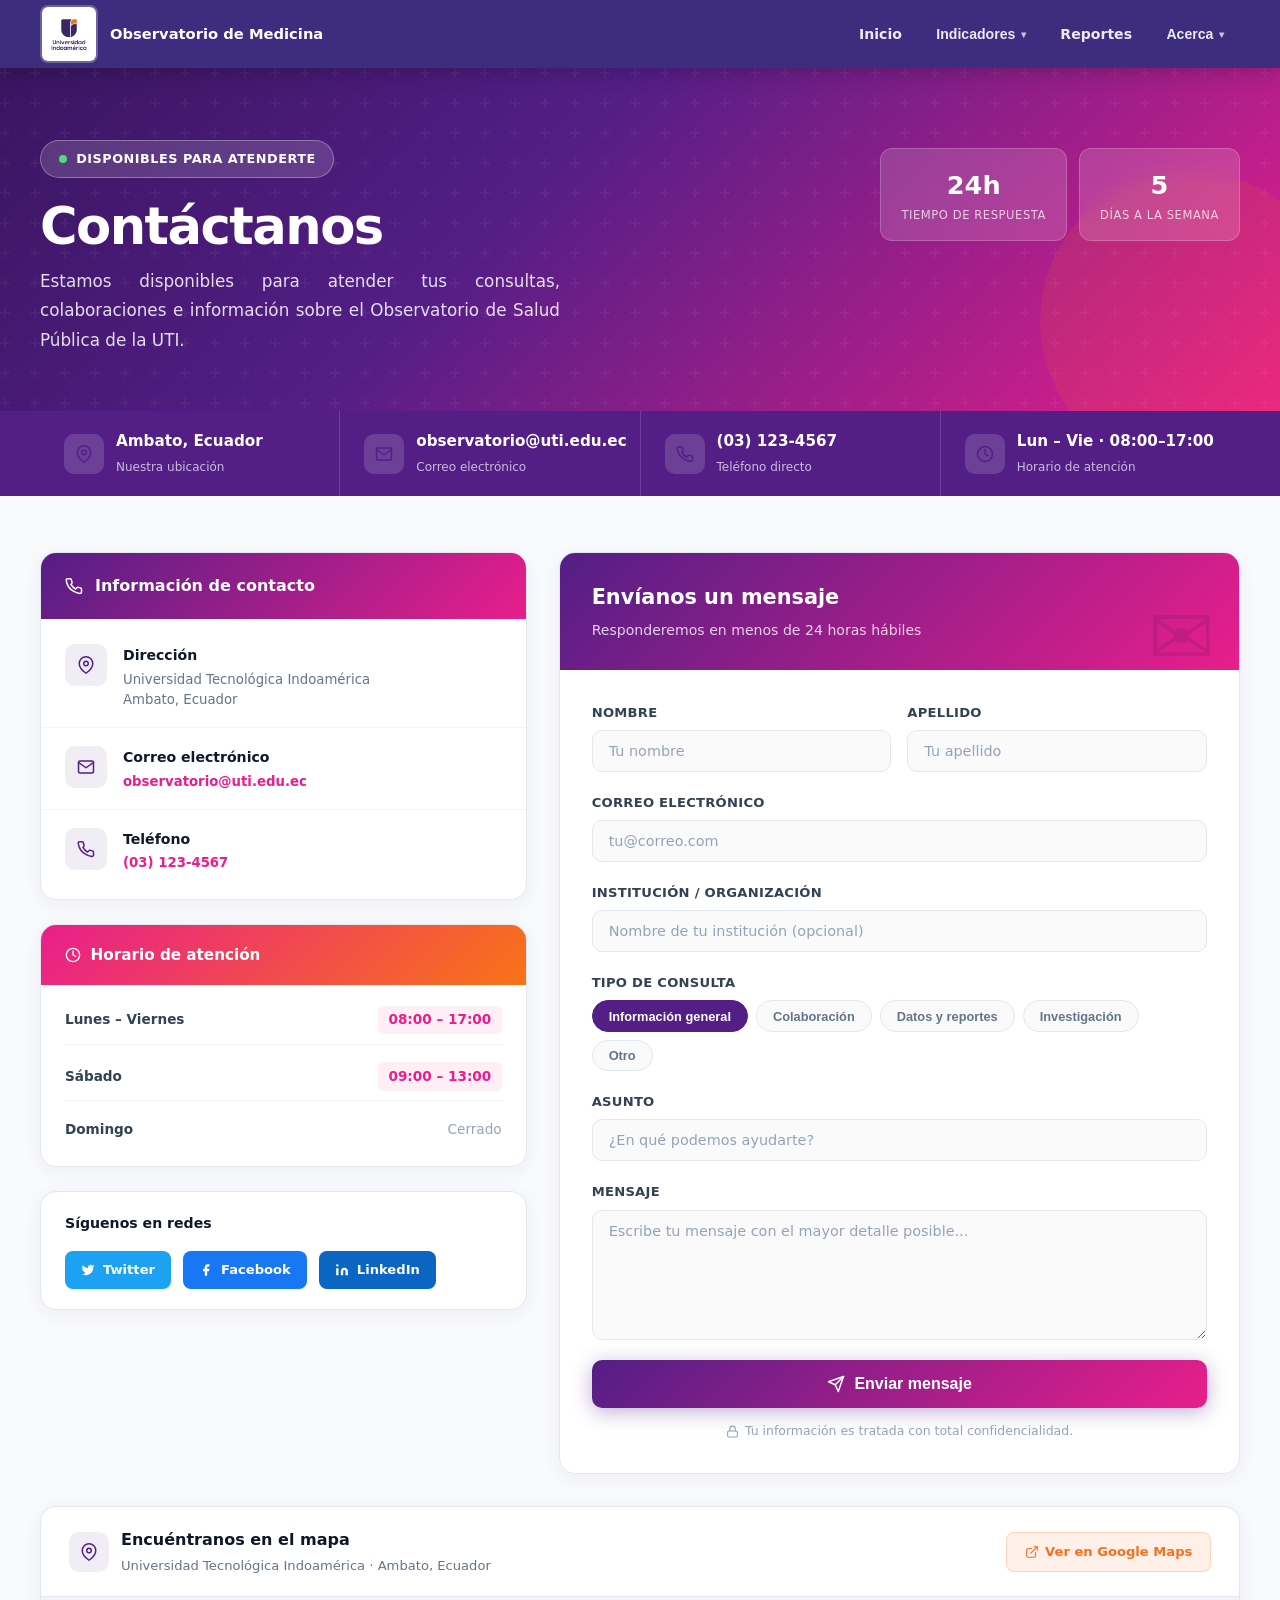
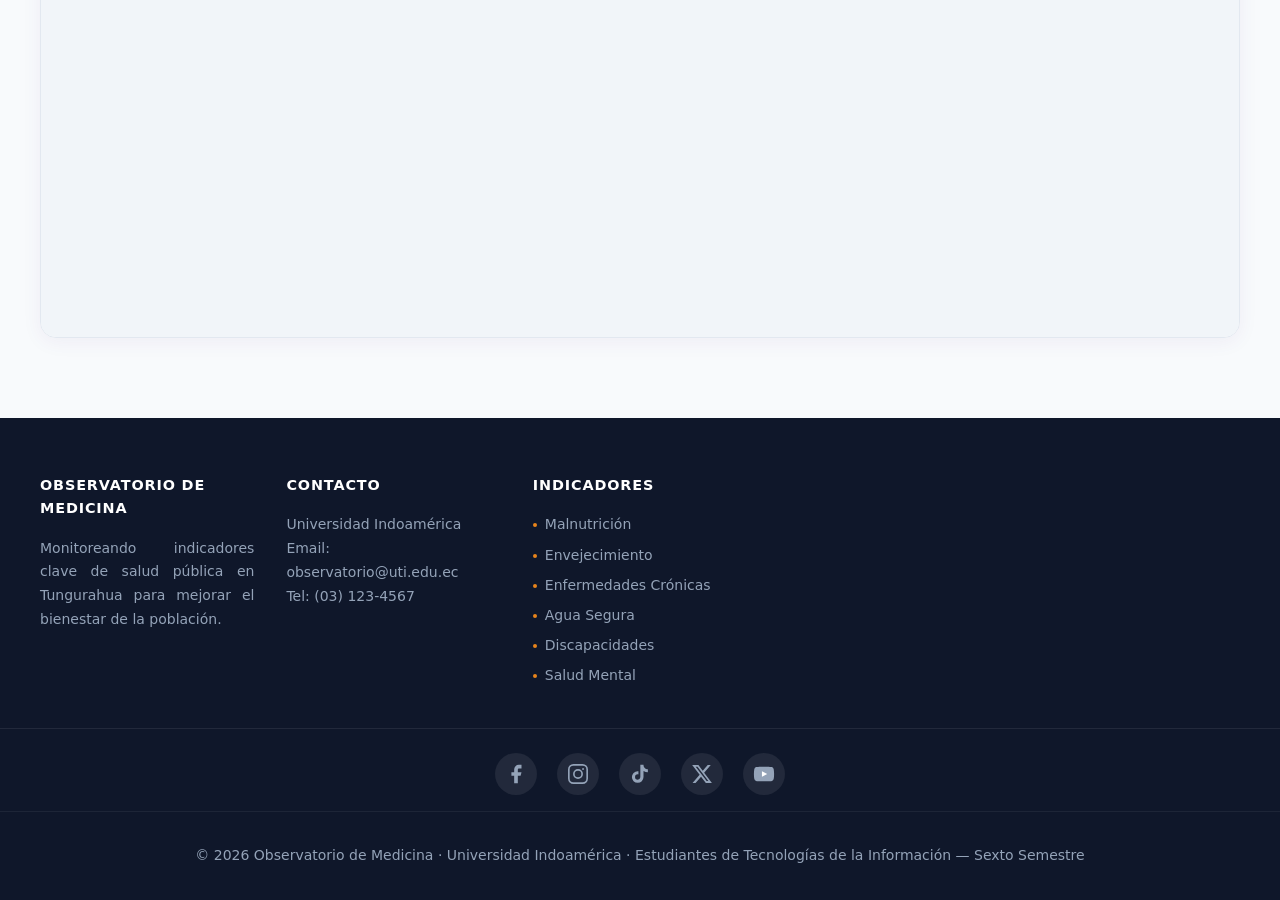
<file: pages/contacto.html>
<!DOCTYPE html>
<html lang="es">
<head>
  <meta charset="UTF-8" />
  <meta name="viewport" content="width=device-width, initial-scale=1.0" />
  <title>Contacto - Observatorio de Medicina UTI</title>
  <link rel="stylesheet" href="../assets/css/style.css" />
  <style>
    /* ══════════════════════════════════════
       HERO CONTACTO
    ══════════════════════════════════════ */
    .contacto-hero {
      background: linear-gradient(135deg, #3a1560 0%, #531E86 40%, #e91e8c 100%);
      padding: 4.5rem 0 3.5rem;
      position: relative;
      overflow: hidden;
    }
    .contacto-hero::before {
      content: '';
      position: absolute;
      inset: 0;
      background: url("data:image/svg+xml,%3Csvg width='60' height='60' viewBox='0 0 60 60' xmlns='http://www.w3.org/2000/svg'%3E%3Cg fill='none' fill-rule='evenodd'%3E%3Cg fill='%23ffffff' fill-opacity='0.04'%3E%3Cpath d='M36 34v-4h-2v4h-4v2h4v4h2v-4h4v-2h-4zm0-30V0h-2v4h-4v2h4v4h2V6h4V4h-4zM6 34v-4H4v4H0v2h4v4h2v-4h4v-2H6zM6 4V0H4v4H0v2h4v4h2V6h4V4H6z'/%3E%3C/g%3E%3C/g%3E%3C/svg%3E");
    }
    .contacto-hero::after {
      content: '';
      position: absolute;
      bottom: -60px; right: -60px;
      width: 300px; height: 300px;
      border-radius: 50%;
      background: rgba(245,112,33,0.12);
      pointer-events: none;
    }
    .contacto-hero-inner {
      position: relative;
      z-index: 1;
      display: flex;
      align-items: center;
      justify-content: space-between;
      gap: 2rem;
      flex-wrap: wrap;
    }
    .contacto-hero-text h1 {
      font-size: clamp(2.2rem, 4vw, 3.2rem);
      font-weight: 900;
      color: #fff;
      margin-bottom: 0.75rem;
      letter-spacing: -0.03em;
      line-height: 1.1;
    }
    .contacto-hero-text h1 em { font-style: normal; color: #fbbf24; }
    .contacto-hero-text p {
      color: rgba(255,255,255,0.85);
      font-size: 1.05rem;
      max-width: 520px;
      line-height: 1.75;
    }
    .contacto-hero-badge {
      display: inline-flex;
      align-items: center;
      gap: 0.6rem;
      background: rgba(255,255,255,0.15);
      backdrop-filter: blur(8px);
      border: 1px solid rgba(255,255,255,0.3);
      border-radius: 999px;
      padding: 0.5rem 1.1rem;
      color: #fff;
      font-size: 0.8rem;
      font-weight: 700;
      margin-bottom: 1.25rem;
      letter-spacing: 0.04em;
      text-transform: uppercase;
    }
    .contacto-hero-badge span { width: 8px; height: 8px; border-radius: 50%; background: #4ade80; display: inline-block; }
    /* ══════════════════════════════════════
       QUICK STATS BAR
    ══════════════════════════════════════ */
    .contacto-stats-bar {
      background: #531E86;
      border-bottom: none;
      box-shadow: 0 4px 20px rgba(83,30,134,0.3);
    }
    .contacto-stats-inner {
      display: flex;
      align-items: stretch;
      flex-wrap: wrap;
    }
    .contacto-stat {
      flex: 1;
      min-width: 160px;
      display: flex;
      align-items: center;
      gap: 0.75rem;
      padding: 1.1rem 1.5rem;
      border-right: 1px solid rgba(255,255,255,0.15);
    }
    .contacto-stat:last-child { border-right: none; }
    .contacto-stat-icon {
      width: 40px; height: 40px;
      border-radius: 10px;
      background: rgba(255,255,255,0.15);
      display: grid;
      place-items: center;
      flex-shrink: 0;
    }
    .contacto-stat strong { display: block; font-size: 0.95rem; font-weight: 700; color: #fff; }
    .contacto-stat span { font-size: 0.75rem; color: rgba(255,255,255,0.7); }

    /* ══════════════════════════════════════
       LAYOUT PRINCIPAL
    ══════════════════════════════════════ */
    .contacto-body { padding: 3.5rem 0 5rem; background: #f8fafc; }
    .contacto-grid {
      display: grid;
      grid-template-columns: 1fr 1.4fr;
      gap: 2rem;
      align-items: start;
    }
    @media (max-width: 900px) { .contacto-grid { grid-template-columns: 1fr; } }

    /* ══════════════════════════════════════
       COLUMNA IZQUIERDA
    ══════════════════════════════════════ */
    .contacto-left { display: flex; flex-direction: column; gap: 1.5rem; }

    .contacto-info-block {
      background: #fff;
      border-radius: 16px;
      border: 1px solid #e2e8f0;
      box-shadow: 0 4px 20px rgba(83,30,134,0.06);
      overflow: hidden;
    }
    .contacto-info-block-header {
      background: linear-gradient(135deg, #531E86, #e91e8c);
      padding: 1.25rem 1.5rem;
      display: flex;
      align-items: center;
      gap: 0.75rem;
    }
    .contacto-info-block-header h3 {
      color: #fff;
      font-size: 1rem;
      font-weight: 700;
      margin: 0;
    }
    .contacto-info-items { padding: 0.5rem 0; }
    .contacto-info-item {
      display: flex;
      align-items: flex-start;
      gap: 1rem;
      padding: 1.1rem 1.5rem;
      border-bottom: 1px solid #f1f5f9;
      transition: background 0.15s;
    }
    .contacto-info-item:last-child { border-bottom: none; }
    .contacto-info-item:hover { background: #fdf4ff; }
    .c-icon {
      width: 42px; height: 42px;
      border-radius: 10px;
      background: rgba(83,30,134,0.08);
      display: grid;
      place-items: center;
      flex-shrink: 0;
      transition: background 0.15s;
    }
    .contacto-info-item:hover .c-icon { background: rgba(233,30,140,0.12); }
    .c-info strong { display: block; font-size: 0.88rem; font-weight: 700; color: #0f172a; margin-bottom: 0.2rem; }
    .c-info p { font-size: 0.83rem; color: #64748b; margin: 0; line-height: 1.5; }
    .c-info a { color: #e91e8c; font-weight: 600; text-decoration: none; }
    .c-info a:hover { text-decoration: underline; color: #531E86; }

    /* Horario card */
    .horario-card {
      background: #fff;
      border-radius: 16px;
      border: 1px solid #e2e8f0;
      box-shadow: 0 4px 20px rgba(83,30,134,0.06);
      overflow: hidden;
    }
    .horario-card-header {
      background: linear-gradient(135deg, #e91e8c, #f97316);
      padding: 1.1rem 1.5rem;
      display: flex;
      align-items: center;
      gap: 0.6rem;
    }
    .horario-card-header h3 { color: #fff; font-size: 0.95rem; font-weight: 700; margin: 0; }
    .horario-rows { padding: 0.75rem 1.5rem 1rem; display: flex; flex-direction: column; gap: 0.5rem; }
    .horario-row {
      display: flex;
      justify-content: space-between;
      align-items: center;
      padding: 0.6rem 0;
      border-bottom: 1px solid #f1f5f9;
      font-size: 0.85rem;
    }
    .horario-row:last-child { border-bottom: none; }
    .horario-row .dia { color: #334155; font-weight: 600; }
    .horario-row .hora { color: #e91e8c; font-weight: 700; background: rgba(233,30,140,0.07); padding: 0.2rem 0.65rem; border-radius: 6px; }
    .horario-row .cerrado { color: #94a3b8; font-weight: 500; }

    /* Redes */
    .redes-card {
      background: #fff;
      border-radius: 16px;
      border: 1px solid #e2e8f0;
      box-shadow: 0 4px 20px rgba(83,30,134,0.06);
      padding: 1.25rem 1.5rem;
    }
    .redes-card h4 { font-size: 0.88rem; font-weight: 700; color: #0f172a; margin-bottom: 1rem; }
    .redes-btns { display: flex; gap: 0.75rem; flex-wrap: wrap; }
    .red-btn {
      display: flex;
      align-items: center;
      gap: 0.5rem;
      padding: 0.55rem 1rem;
      border-radius: 8px;
      font-size: 0.82rem;
      font-weight: 600;
      text-decoration: none;
      transition: transform 0.15s, box-shadow 0.15s;
    }
    .red-btn:hover { transform: translateY(-2px); box-shadow: 0 4px 12px rgba(0,0,0,0.15); }
    .red-btn.tw { background: #1da1f2; color: #fff; }
    .red-btn.fb { background: #1877f2; color: #fff; }
    .red-btn.li { background: #0a66c2; color: #fff; }

    /* ══════════════════════════════════════
       FORMULARIO (columna derecha)
    ══════════════════════════════════════ */
    .contacto-form-wrap {
      background: #fff;
      border-radius: 16px;
      border: 1px solid #e2e8f0;
      box-shadow: 0 4px 20px rgba(83,30,134,0.06);
      overflow: hidden;
    }
    .form-wrap-header {
      background: linear-gradient(135deg, #531E86 0%, #e91e8c 100%);
      padding: 1.75rem 2rem;
      position: relative;
      overflow: hidden;
    }
    .form-wrap-header::after {
      content: '✉';
      position: absolute;
      right: 1.5rem;
      bottom: -0.5rem;
      font-size: 5rem;
      opacity: 0.1;
      line-height: 1;
    }
    .form-wrap-header h3 { color: #fff; font-size: 1.3rem; font-weight: 800; margin: 0 0 0.3rem; }
    .form-wrap-header p { color: rgba(255,255,255,0.8); font-size: 0.88rem; margin: 0; }

    .form-body { padding: 2rem; }
    .form-row { display: grid; grid-template-columns: 1fr 1fr; gap: 1rem; }
    @media (max-width: 600px) { .form-row { grid-template-columns: 1fr; } }

    .fg { display: flex; flex-direction: column; gap: 0.45rem; margin-bottom: 1.25rem; }
    .fg label {
      font-size: 0.82rem;
      font-weight: 700;
      color: #334155;
      letter-spacing: 0.02em;
      text-transform: uppercase;
    }
    .fg input, .fg textarea, .fg select {
      width: 100%;
      padding: 0.75rem 1rem;
      border: 1.5px solid #e2e8f0;
      border-radius: 10px;
      font-size: 0.9rem;
      color: #0f172a;
      background: #fafafa;
      transition: border-color 0.2s, box-shadow 0.2s, background 0.2s;
      font-family: inherit;
      outline: none;
    }
    .fg input:focus, .fg textarea:focus, .fg select:focus {
      border-color: #531E86;
      background: #fff;
      box-shadow: 0 0 0 3px rgba(83,30,134,0.1);
    }
    .fg input::placeholder, .fg textarea::placeholder { color: #94a3b8; }
    .fg textarea { resize: vertical; min-height: 130px; }

    .tipo-chips { display: flex; flex-wrap: wrap; gap: 0.5rem; }
    .tipo-chip {
      padding: 0.45rem 1rem;
      border-radius: 999px;
      border: 1.5px solid #e2e8f0;
      background: #fafafa;
      color: #64748b;
      font-size: 0.8rem;
      font-weight: 600;
      cursor: pointer;
      transition: all 0.15s;
    }
    .tipo-chip:hover, .tipo-chip.sel {
      background: #531E86;
      border-color: #531E86;
      color: #fff;
    }

    .form-submit-btn {
      width: 100%;
      padding: 0.95rem;
      background: linear-gradient(135deg, #531E86, #e91e8c);
      color: #fff;
      border: none;
      border-radius: 10px;
      font-size: 1rem;
      font-weight: 700;
      cursor: pointer;
      display: flex;
      align-items: center;
      justify-content: center;
      gap: 0.6rem;
      transition: opacity 0.2s, transform 0.15s, box-shadow 0.15s;
      box-shadow: 0 4px 20px rgba(83,30,134,0.35);
      margin-top: 0.5rem;
    }
    .form-submit-btn:hover { opacity: 0.92; transform: translateY(-1px); box-shadow: 0 6px 28px rgba(233,30,140,0.4); }
    .form-submit-btn:active { transform: translateY(0); }

    .form-privacy {
      margin-top: 0.85rem;
      font-size: 0.78rem;
      color: #94a3b8;
      text-align: center;
      display: flex;
      align-items: center;
      justify-content: center;
      gap: 0.4rem;
    }

    .form-success {
      display: none;
      margin-top: 1rem;
      padding: 1rem 1.25rem;
      background: #f0fdf4;
      border: 1px solid #86efac;
      border-radius: 10px;
      color: #166534;
      font-size: 0.9rem;
      font-weight: 600;
      align-items: center;
      gap: 0.5rem;
    }
    .form-success.show { display: flex; }

    /* ══════════════════════════════════════
       MAPA
    ══════════════════════════════════════ */
    .contacto-mapa-section {
      margin-top: 2rem;
      background: #fff;
      border-radius: 16px;
      border: 1px solid #e2e8f0;
      box-shadow: 0 4px 20px rgba(83,30,134,0.06);
      overflow: hidden;
    }
    .mapa-section-header {
      display: flex;
      align-items: center;
      justify-content: space-between;
      flex-wrap: wrap;
      gap: 1rem;
      padding: 1.25rem 1.75rem;
      border-bottom: 1px solid #e2e8f0;
    }
    .mapa-section-header-left {
      display: flex;
      align-items: center;
      gap: 0.75rem;
    }
    .mapa-icon-wrap {
      width: 40px; height: 40px;
      border-radius: 10px;
      background: rgba(83,30,134,0.08);
      display: grid;
      place-items: center;
    }
    .mapa-section-header h4 { font-size: 1rem; font-weight: 700; color: #0f172a; margin: 0 0 0.15rem; }
    .mapa-section-header p { font-size: 0.82rem; color: #64748b; margin: 0; }
    .mapa-ext-link {
      display: inline-flex;
      align-items: center;
      gap: 0.4rem;
      padding: 0.55rem 1.1rem;
      background: rgba(245,112,33,0.1);
      color: #F57021;
      font-size: 0.82rem;
      font-weight: 700;
      border-radius: 8px;
      text-decoration: none;
      border: 1px solid rgba(245,112,33,0.2);
      transition: background 0.15s;
    }
    .mapa-ext-link:hover { background: rgba(245,112,33,0.18); }
    .contacto-mapa-frame {
      height: 340px;
      position: relative;
    }
    .contacto-mapa-frame iframe {
      width: 100%; height: 100%; border: 0; display: block;
    }
  </style>
</head>
<body>
  <div id="site-header"></div>
  <main>

    <!-- HERO -->
    <section class="contacto-hero">
      <div class="container contacto-hero-inner">
        <div class="contacto-hero-text">
          <div class="contacto-hero-badge">
            <span></span> Disponibles para atenderte
          </div>
          <h1>Contáctanos</h1>
          <p>Estamos disponibles para atender tus consultas, colaboraciones e información sobre el Observatorio de Salud Pública de la UTI.</p>
        </div>
        <div style="display:flex;flex-wrap:wrap;gap:0.75rem;align-self:flex-start;padding-top:0.5rem;">
          <div style="background:rgba(255,255,255,0.15);backdrop-filter:blur(8px);border:1px solid rgba(255,255,255,0.2);border-radius:12px;padding:1rem 1.25rem;text-align:center;min-width:120px;">
            <div style="font-size:1.6rem;font-weight:800;color:#fff;">24h</div>
            <div style="font-size:0.72rem;color:rgba(255,255,255,0.75);text-transform:uppercase;letter-spacing:0.05em;">Tiempo de respuesta</div>
          </div>
          <div style="background:rgba(255,255,255,0.15);backdrop-filter:blur(8px);border:1px solid rgba(255,255,255,0.2);border-radius:12px;padding:1rem 1.25rem;text-align:center;min-width:120px;">
            <div style="font-size:1.6rem;font-weight:800;color:#fff;">5</div>
            <div style="font-size:0.72rem;color:rgba(255,255,255,0.75);text-transform:uppercase;letter-spacing:0.05em;">Días a la semana</div>
          </div>
        </div>
      </div>
    </section>

    <!-- STATS BAR -->
    <div class="contacto-stats-bar">
      <div class="container contacto-stats-inner">
        <div class="contacto-stat">
          <div class="contacto-stat-icon">
            <svg width="18" height="18" viewBox="0 0 24 24" fill="none" stroke="#531E86" stroke-width="2" stroke-linecap="round" stroke-linejoin="round"><path d="M21 10c0 7-9 13-9 13s-9-6-9-13a9 9 0 0 1 18 0z"/><circle cx="12" cy="10" r="3"/></svg>
          </div>
          <div><strong>Ambato, Ecuador</strong><span>Nuestra ubicación</span></div>
        </div>
        <div class="contacto-stat">
          <div class="contacto-stat-icon">
            <svg width="18" height="18" viewBox="0 0 24 24" fill="none" stroke="#531E86" stroke-width="2" stroke-linecap="round" stroke-linejoin="round"><path d="M4 4h16c1.1 0 2 .9 2 2v12c0 1.1-.9 2-2 2H4c-1.1 0-2-.9-2-2V6c0-1.1.9-2 2-2z"/><polyline points="22,6 12,13 2,6"/></svg>
          </div>
          <div><strong>observatorio@uti.edu.ec</strong><span>Correo electrónico</span></div>
        </div>
        <div class="contacto-stat">
          <div class="contacto-stat-icon">
            <svg width="18" height="18" viewBox="0 0 24 24" fill="none" stroke="#531E86" stroke-width="2" stroke-linecap="round" stroke-linejoin="round"><path d="M22 16.92v3a2 2 0 0 1-2.18 2 19.79 19.79 0 0 1-8.63-3.07A19.5 19.5 0 0 1 4.69 13a19.79 19.79 0 0 1-3.07-8.67A2 2 0 0 1 3.6 2.18h3a2 2 0 0 1 2 1.72c.127.96.361 1.903.7 2.81a2 2 0 0 1-.45 2.11L7.91 9.91a16 16 0 0 0 6.18 6.18l1.79-1.79a2 2 0 0 1 2.11-.45c.907.339 1.85.573 2.81.7A2 2 0 0 1 22 16.92z"/></svg>
          </div>
          <div><strong>(03) 123-4567</strong><span>Teléfono directo</span></div>
        </div>
        <div class="contacto-stat">
          <div class="contacto-stat-icon">
            <svg width="18" height="18" viewBox="0 0 24 24" fill="none" stroke="#531E86" stroke-width="2" stroke-linecap="round" stroke-linejoin="round"><circle cx="12" cy="12" r="10"/><polyline points="12 6 12 12 16 14"/></svg>
          </div>
          <div><strong>Lun – Vie · 08:00–17:00</strong><span>Horario de atención</span></div>
        </div>
      </div>
    </div>

    <!-- BODY GRID -->
    <section class="contacto-body">
      <div class="container">
        <div class="contacto-grid">

          <!-- COLUMNA IZQUIERDA -->
          <div class="contacto-left">

            <!-- Info de contacto -->
            <div class="contacto-info-block">
              <div class="contacto-info-block-header">
                <svg width="18" height="18" viewBox="0 0 24 24" fill="none" stroke="#fff" stroke-width="2" stroke-linecap="round" stroke-linejoin="round"><path d="M22 16.92v3a2 2 0 0 1-2.18 2 19.79 19.79 0 0 1-8.63-3.07A19.5 19.5 0 0 1 4.69 13a19.79 19.79 0 0 1-3.07-8.67A2 2 0 0 1 3.6 2.18h3a2 2 0 0 1 2 1.72c.127.96.361 1.903.7 2.81a2 2 0 0 1-.45 2.11L7.91 9.91a16 16 0 0 0 6.18 6.18l1.79-1.79a2 2 0 0 1 2.11-.45c.907.339 1.85.573 2.81.7A2 2 0 0 1 22 16.92z"/></svg>
                <h3>Información de contacto</h3>
              </div>
              <div class="contacto-info-items">
                <div class="contacto-info-item">
                  <div class="c-icon">
                    <svg width="18" height="18" viewBox="0 0 24 24" fill="none" stroke="#531E86" stroke-width="2" stroke-linecap="round" stroke-linejoin="round"><path d="M21 10c0 7-9 13-9 13s-9-6-9-13a9 9 0 0 1 18 0z"/><circle cx="12" cy="10" r="3"/></svg>
                  </div>
                  <div class="c-info">
                    <strong>Dirección</strong>
                    <p>Universidad Tecnológica Indoamérica<br>Ambato, Ecuador</p>
                  </div>
                </div>
                <div class="contacto-info-item">
                  <div class="c-icon">
                    <svg width="18" height="18" viewBox="0 0 24 24" fill="none" stroke="#531E86" stroke-width="2" stroke-linecap="round" stroke-linejoin="round"><path d="M4 4h16c1.1 0 2 .9 2 2v12c0 1.1-.9 2-2 2H4c-1.1 0-2-.9-2-2V6c0-1.1.9-2 2-2z"/><polyline points="22,6 12,13 2,6"/></svg>
                  </div>
                  <div class="c-info">
                    <strong>Correo electrónico</strong>
                    <p><a href="mailto:observatorio@uti.edu.ec">observatorio@uti.edu.ec</a></p>
                  </div>
                </div>
                <div class="contacto-info-item">
                  <div class="c-icon">
                    <svg width="18" height="18" viewBox="0 0 24 24" fill="none" stroke="#531E86" stroke-width="2" stroke-linecap="round" stroke-linejoin="round"><path d="M22 16.92v3a2 2 0 0 1-2.18 2 19.79 19.79 0 0 1-8.63-3.07A19.5 19.5 0 0 1 4.69 13a19.79 19.79 0 0 1-3.07-8.67A2 2 0 0 1 3.6 2.18h3a2 2 0 0 1 2 1.72c.127.96.361 1.903.7 2.81a2 2 0 0 1-.45 2.11L7.91 9.91a16 16 0 0 0 6.18 6.18l1.79-1.79a2 2 0 0 1 2.11-.45c.907.339 1.85.573 2.81.7A2 2 0 0 1 22 16.92z"/></svg>
                  </div>
                  <div class="c-info">
                    <strong>Teléfono</strong>
                    <p><a href="tel:+593312345678">(03) 123-4567</a></p>
                  </div>
                </div>
              </div>
            </div>

            <!-- Horario -->
            <div class="horario-card">
              <div class="horario-card-header">
                <svg width="16" height="16" viewBox="0 0 24 24" fill="none" stroke="#fff" stroke-width="2" stroke-linecap="round" stroke-linejoin="round"><circle cx="12" cy="12" r="10"/><polyline points="12 6 12 12 16 14"/></svg>
                <h3>Horario de atención</h3>
              </div>
              <div class="horario-rows">
                <div class="horario-row"><span class="dia">Lunes – Viernes</span><span class="hora">08:00 – 17:00</span></div>
                <div class="horario-row"><span class="dia">Sábado</span><span class="hora">09:00 – 13:00</span></div>
                <div class="horario-row"><span class="dia">Domingo</span><span class="cerrado">Cerrado</span></div>
              </div>
            </div>

            <!-- Redes sociales -->
            <div class="redes-card">
              <h4>Síguenos en redes</h4>
              <div class="redes-btns">
                <a href="#" class="red-btn tw">
                  <svg width="14" height="14" viewBox="0 0 24 24" fill="currentColor"><path d="M23 3a10.9 10.9 0 0 1-3.14 1.53 4.48 4.48 0 0 0-7.86 3v1A10.66 10.66 0 0 1 3 4s-4 9 5 13a11.64 11.64 0 0 1-7 2c9 5 20 0 20-11.5a4.5 4.5 0 0 0-.08-.83A7.72 7.72 0 0 0 23 3z"/></svg>
                  Twitter
                </a>
                <a href="#" class="red-btn fb">
                  <svg width="14" height="14" viewBox="0 0 24 24" fill="currentColor"><path d="M18 2h-3a5 5 0 0 0-5 5v3H7v4h3v8h4v-8h3l1-4h-4V7a1 1 0 0 1 1-1h3z"/></svg>
                  Facebook
                </a>
                <a href="#" class="red-btn li">
                  <svg width="14" height="14" viewBox="0 0 24 24" fill="currentColor"><path d="M16 8a6 6 0 0 1 6 6v7h-4v-7a2 2 0 0 0-2-2 2 2 0 0 0-2 2v7h-4v-7a6 6 0 0 1 6-6zM2 9h4v12H2z"/><circle cx="4" cy="4" r="2"/></svg>
                  LinkedIn
                </a>
              </div>
            </div>

          </div><!-- fin columna izquierda -->

          <!-- COLUMNA DERECHA: FORMULARIO -->
          <div class="contacto-form-wrap">
            <div class="form-wrap-header">
              <h3>Envíanos un mensaje</h3>
              <p>Responderemos en menos de 24 horas hábiles</p>
            </div>
            <div class="form-body">
              <form id="contacto-form" onsubmit="enviarForm(event)">

                <div class="form-row">
                  <div class="fg">
                    <label for="nombre">Nombre</label>
                    <input type="text" id="nombre" placeholder="Tu nombre" required />
                  </div>
                  <div class="fg">
                    <label for="apellido">Apellido</label>
                    <input type="text" id="apellido" placeholder="Tu apellido" />
                  </div>
                </div>

                <div class="fg">
                  <label for="email">Correo electrónico</label>
                  <input type="email" id="email" placeholder="tu@correo.com" required />
                </div>

                <div class="fg">
                  <label for="institucion">Institución / Organización</label>
                  <input type="text" id="institucion" placeholder="Nombre de tu institución (opcional)" />
                </div>

                <div class="fg">
                  <label>Tipo de consulta</label>
                  <div class="tipo-chips" id="tipo-chips">
                    <button type="button" class="tipo-chip sel" onclick="selChip(this)">Información general</button>
                    <button type="button" class="tipo-chip" onclick="selChip(this)">Colaboración</button>
                    <button type="button" class="tipo-chip" onclick="selChip(this)">Datos y reportes</button>
                    <button type="button" class="tipo-chip" onclick="selChip(this)">Investigación</button>
                    <button type="button" class="tipo-chip" onclick="selChip(this)">Otro</button>
                  </div>
                </div>

                <div class="fg">
                  <label for="asunto">Asunto</label>
                  <input type="text" id="asunto" placeholder="¿En qué podemos ayudarte?" required />
                </div>

                <div class="fg">
                  <label for="mensaje">Mensaje</label>
                  <textarea id="mensaje" placeholder="Escribe tu mensaje con el mayor detalle posible..." required></textarea>
                </div>

                <button type="submit" class="form-submit-btn">
                  <svg width="18" height="18" viewBox="0 0 24 24" fill="none" stroke="currentColor" stroke-width="2" stroke-linecap="round" stroke-linejoin="round"><line x1="22" y1="2" x2="11" y2="13"/><polygon points="22 2 15 22 11 13 2 9 22 2"/></svg>
                  Enviar mensaje
                </button>

                <p class="form-privacy">
                  <svg width="13" height="13" viewBox="0 0 24 24" fill="none" stroke="currentColor" stroke-width="2" stroke-linecap="round" stroke-linejoin="round"><rect x="3" y="11" width="18" height="11" rx="2" ry="2"/><path d="M7 11V7a5 5 0 0 1 10 0v4"/></svg>
                  Tu información es tratada con total confidencialidad.
                </p>

                <div class="form-success" id="form-ok">
                  <svg width="18" height="18" viewBox="0 0 24 24" fill="none" stroke="#166534" stroke-width="2.5" stroke-linecap="round" stroke-linejoin="round"><polyline points="20 6 9 17 4 12"/></svg>
                  Mensaje enviado correctamente. Te contactaremos pronto.
                </div>

              </form>
            </div>
          </div><!-- fin formulario -->

        </div><!-- fin grid -->

        <!-- MAPA -->
        <div class="contacto-mapa-section">
          <div class="mapa-section-header">
            <div class="mapa-section-header-left">
              <div class="mapa-icon-wrap">
                <svg width="18" height="18" viewBox="0 0 24 24" fill="none" stroke="#531E86" stroke-width="2" stroke-linecap="round" stroke-linejoin="round"><path d="M21 10c0 7-9 13-9 13s-9-6-9-13a9 9 0 0 1 18 0z"/><circle cx="12" cy="10" r="3"/></svg>
              </div>
              <div>
                <h4>Encuéntranos en el mapa</h4>
                <p>Universidad Tecnológica Indoamérica · Ambato, Ecuador</p>
              </div>
            </div>
            <a href="https://maps.google.com/?q=Universidad+Indoamerica+Ambato+Ecuador" target="_blank" rel="noopener" class="mapa-ext-link">
              <svg width="14" height="14" viewBox="0 0 24 24" fill="none" stroke="currentColor" stroke-width="2" stroke-linecap="round" stroke-linejoin="round"><path d="M18 13v6a2 2 0 0 1-2 2H5a2 2 0 0 1-2-2V8a2 2 0 0 1 2-2h6"/><polyline points="15 3 21 3 21 9"/><line x1="10" y1="14" x2="21" y2="3"/></svg>
              Ver en Google Maps
            </a>
          </div>
          <div class="contacto-mapa-frame">
            <iframe
              title="Ubicación Universidad Indoamérica Ambato"
              src="https://maps.google.com/maps?q=Universidad+Indoamerica+Ambato+Ecuador&t=k&z=17&ie=UTF8&iwloc=&output=embed"
              width="100%" height="100%" style="border:0;" allowfullscreen="" loading="lazy"
              referrerpolicy="no-referrer-when-downgrade">
            </iframe>
          </div>
        </div>

      </div>
    </section>

  </main>
  <div id="site-footer"></div>
  <script src="../assets/js/main.js"></script>
  <script>
    function selChip(el) {
      document.querySelectorAll('.tipo-chip').forEach(c => c.classList.remove('sel'));
      el.classList.add('sel');
    }
    function enviarForm(e) {
      e.preventDefault();
      const ok = document.getElementById('form-ok');
      ok.classList.add('show');
      e.target.reset();
      document.querySelectorAll('.tipo-chip').forEach((c, i) => c.classList.toggle('sel', i === 0));
      setTimeout(() => ok.classList.remove('show'), 6000);
    }
  </script>
</body>
</html>
</file>
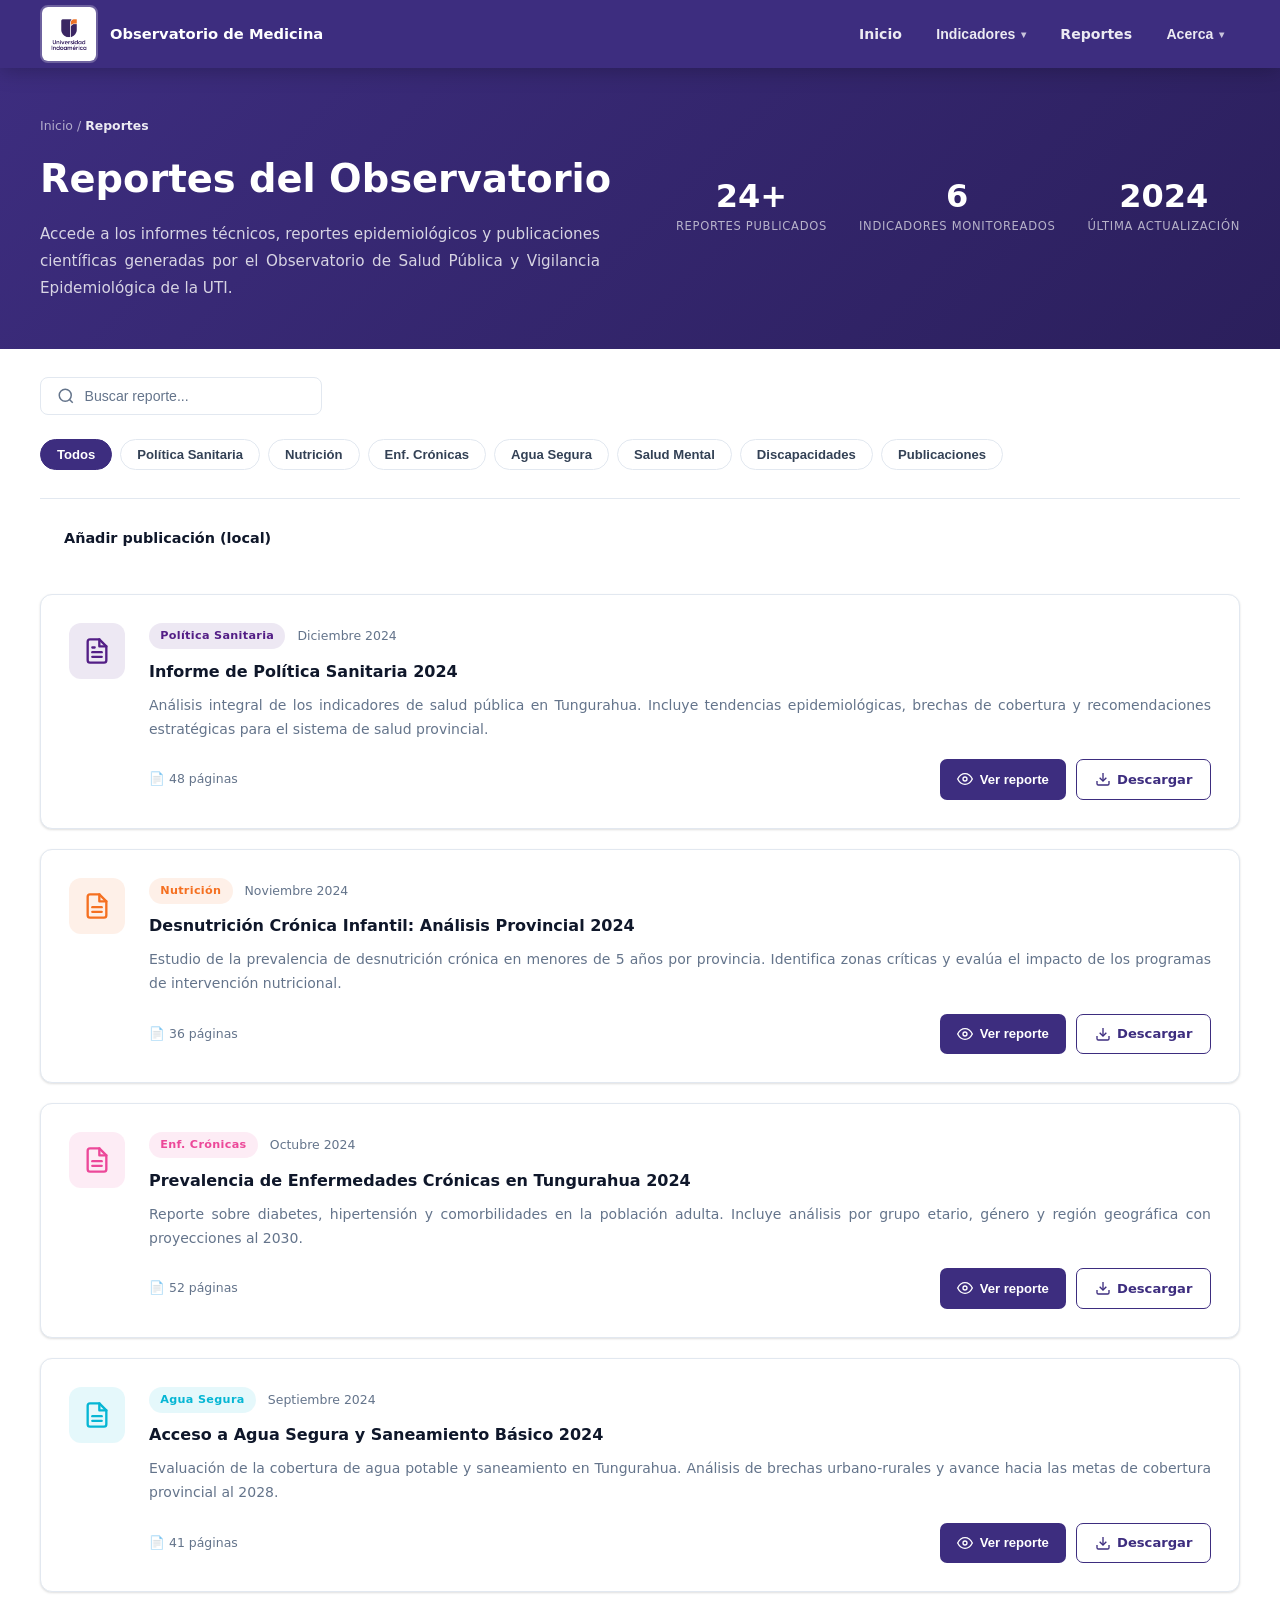
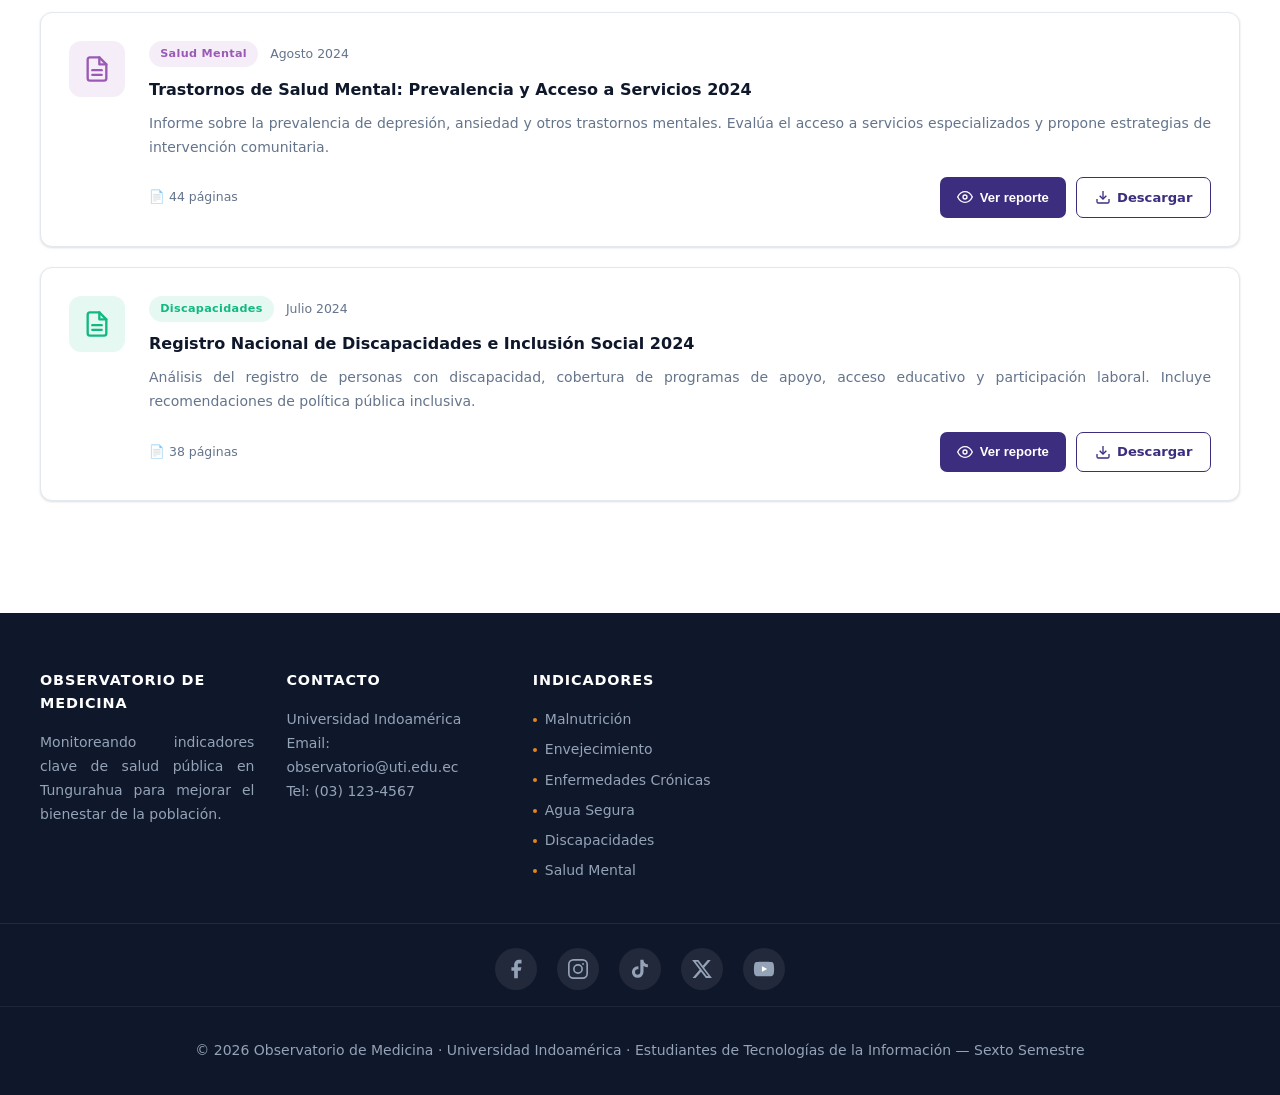
<file: pages/reportes.html>
<!DOCTYPE html>
<html lang="es">
<head>
  <meta charset="UTF-8" />
  <meta name="viewport" content="width=device-width, initial-scale=1.0" />
  <title>Reportes - Observatorio de Medicina UTI</title>
  <link rel="stylesheet" href="../assets/css/style.css" />
</head>
<body>
  <div id="site-header"></div>

  <main class="page-shell">

    <!-- HERO -->
    <section class="rep-hero">
      <div class="container rep-hero-inner">
        <div>
          <div class="ind-breadcrumb">Inicio / <strong>Reportes</strong></div>
          <h1>Reportes del Observatorio</h1>
          <p>Accede a los informes técnicos, reportes epidemiológicos y publicaciones científicas generadas por el Observatorio de Salud Pública y Vigilancia Epidemiológica de la UTI.</p>
        </div>
        <div class="rep-hero-stats">
          <div class="rep-stat"><strong>24+</strong><span>Reportes publicados</span></div>
          <div class="rep-stat"><strong>6</strong><span>Indicadores monitoreados</span></div>
          <div class="rep-stat"><strong>2024</strong><span>Última actualización</span></div>
        </div>
      </div>
    </section>

    <!-- FILTROS -->
    <section class="rep-filtros container">
      <div class="rep-filtros-inner">
        <div class="rep-search-wrap">
          <svg width="18" height="18" viewBox="0 0 24 24" fill="none" stroke="#64748b" stroke-width="2"><circle cx="11" cy="11" r="8"/><line x1="21" y1="21" x2="16.65" y2="16.65"/></svg>
          <input type="text" id="rep-search" placeholder="Buscar reporte..." class="rep-search" />
        </div>
        <div class="rep-cats" id="rep-cats">
          <button class="rep-cat active" data-cat="todos">Todos</button>
          <button class="rep-cat" data-cat="politica">Política Sanitaria</button>
          <button class="rep-cat" data-cat="nutricion">Nutrición</button>
          <button class="rep-cat" data-cat="cronicas">Enf. Crónicas</button>
          <button class="rep-cat" data-cat="agua">Agua Segura</button>
          <button class="rep-cat" data-cat="mental">Salud Mental</button>
          <button class="rep-cat" data-cat="discapacidad">Discapacidades</button>
          <button class="rep-cat" data-cat="publicaciones">Publicaciones</button>
        </div>
      </div>
    </section>

    <!-- AGREGAR PUBLICACIÓN (localStorage / opcional) -->
    <section class="rep-add container" style="margin-top:1rem">
      <details>
        <summary class="button">Añadir publicación (local)</summary>
        <div style="margin-top:0.75rem">
          <label>Título<br/><input id="pub-title" type="text" style="width:100%" /></label>
          <label>Fecha (mes año)<br/><input id="pub-date" type="text" placeholder="Enero 2024" style="width:100%" /></label>
          <label>URL (opcional)<br/><input id="pub-url" type="text" placeholder="https://..." style="width:100%" /></label>
          <label>Etiquetas (separadas por coma, p.ej. Latacunga,Estudio)<br/><input id="pub-tags" type="text" placeholder="Latacunga" style="width:100%" /></label>
          <div style="margin-top:0.6rem"><button id="pub-save" class="button">Guardar publicación</button> <button id="pub-clear" class="button" style="background:transparent;border:1px solid #ddd;color:#333">Limpiar</button></div>
          <p style="margin-top:0.6rem;color:var(--gray-700);font-size:0.95rem">Las publicaciones guardadas aquí se almacenan en tu navegador (localStorage) y solo son visibles localmente.</p>
        </div>
      </details>
    </section>

    <!-- LISTA DE REPORTES -->
    <section class="rep-lista container" id="rep-lista">

      <!-- Reporte 1 -->
      <article class="rep-card" data-cat="politica" data-title="informe política sanitaria 2024">
        <div class="rep-card-icon" style="background:rgba(83,30,134,0.1)">
          <svg width="28" height="28" viewBox="0 0 24 24" fill="none" stroke="#531E86" stroke-width="2" stroke-linecap="round" stroke-linejoin="round"><path d="M14 2H6a2 2 0 0 0-2 2v16a2 2 0 0 0 2 2h12a2 2 0 0 0 2-2V8z"/><polyline points="14 2 14 8 20 8"/><line x1="16" y1="13" x2="8" y2="13"/><line x1="16" y1="17" x2="8" y2="17"/><polyline points="10 9 9 9 8 9"/></svg>
        </div>
        <div class="rep-card-body">
          <div class="rep-card-meta">
            <span class="rep-badge" style="background:rgba(83,30,134,0.1);color:#531E86">Política Sanitaria</span>
            <span class="rep-date">Diciembre 2024</span>
          </div>
          <h3>Informe de Política Sanitaria 2024</h3>
          <p>Análisis integral de los indicadores de salud pública en Tungurahua. Incluye tendencias epidemiológicas, brechas de cobertura y recomendaciones estratégicas para el sistema de salud provincial.</p>
          <div class="rep-card-footer">
            <span class="rep-pages">📄 48 páginas</span>
            <div class="rep-actions">
              <button class="rep-btn-ver" onclick="abrirPDF('https://www.salud.gob.ec/wp-content/uploads/2017/03/PLAN-NACIONAL-DE-SALUD-2017-2021.pdf', 'Informe de Política Sanitaria 2024')">
                <svg width="16" height="16" viewBox="0 0 24 24" fill="none" stroke="currentColor" stroke-width="2"><path d="M1 12s4-8 11-8 11 8 11 8-4 8-11 8-11-8-11-8z"/><circle cx="12" cy="12" r="3"/></svg>
                Ver reporte
              </button>
              <a class="rep-btn-dl" href="https://www.salud.gob.ec/wp-content/uploads/2017/03/PLAN-NACIONAL-DE-SALUD-2017-2021.pdf" target="_blank" rel="noopener">
                <svg width="16" height="16" viewBox="0 0 24 24" fill="none" stroke="currentColor" stroke-width="2"><path d="M21 15v4a2 2 0 0 1-2 2H5a2 2 0 0 1-2-2v-4"/><polyline points="7 10 12 15 17 10"/><line x1="12" y1="15" x2="12" y2="3"/></svg>
                Descargar
              </a>
            </div>
          </div>
        </div>
      </article>

      <!-- Reporte 2 -->
      <article class="rep-card" data-cat="nutricion" data-title="desnutrición crónica infantil 2024">
        <div class="rep-card-icon" style="background:rgba(245,112,33,0.1)">
          <svg width="28" height="28" viewBox="0 0 24 24" fill="none" stroke="#F57021" stroke-width="2" stroke-linecap="round" stroke-linejoin="round"><path d="M14 2H6a2 2 0 0 0-2 2v16a2 2 0 0 0 2 2h12a2 2 0 0 0 2-2V8z"/><polyline points="14 2 14 8 20 8"/><line x1="16" y1="13" x2="8" y2="13"/><line x1="16" y1="17" x2="8" y2="17"/></svg>
        </div>
        <div class="rep-card-body">
          <div class="rep-card-meta">
            <span class="rep-badge" style="background:rgba(245,112,33,0.1);color:#F57021">Nutrición</span>
            <span class="rep-date">Noviembre 2024</span>
          </div>
          <h3>Desnutrición Crónica Infantil: Análisis Provincial 2024</h3>
          <p>Estudio de la prevalencia de desnutrición crónica en menores de 5 años por provincia. Identifica zonas críticas y evalúa el impacto de los programas de intervención nutricional.</p>
          <div class="rep-card-footer">
            <span class="rep-pages">📄 36 páginas</span>
            <div class="rep-actions">
              <button class="rep-btn-ver" onclick="abrirPDF('https://consejoconsultivodci.com.ec/wp-content/uploads/2024/10/INFORME-DEL-ESTADO-DE-SITUACION-DE-LA-DCI.pdf', 'Desnutrición Crónica Infantil 2024')">
                <svg width="16" height="16" viewBox="0 0 24 24" fill="none" stroke="currentColor" stroke-width="2"><path d="M1 12s4-8 11-8 11 8 11 8-4 8-11 8-11-8-11-8z"/><circle cx="12" cy="12" r="3"/></svg>
                Ver reporte
              </button>
              <a class="rep-btn-dl" href="https://consejoconsultivodci.com.ec/wp-content/uploads/2024/10/INFORME-DEL-ESTADO-DE-SITUACION-DE-LA-DCI.pdf" target="_blank" rel="noopener">
                <svg width="16" height="16" viewBox="0 0 24 24" fill="none" stroke="currentColor" stroke-width="2"><path d="M21 15v4a2 2 0 0 1-2 2H5a2 2 0 0 1-2-2v-4"/><polyline points="7 10 12 15 17 10"/><line x1="12" y1="15" x2="12" y2="3"/></svg>
                Descargar
              </a>
            </div>
          </div>
        </div>
      </article>

      <!-- Reporte 3 -->
      <article class="rep-card" data-cat="cronicas" data-title="enfermedades crónicas prevalencia 2024">
        <div class="rep-card-icon" style="background:rgba(236,72,153,0.1)">
          <svg width="28" height="28" viewBox="0 0 24 24" fill="none" stroke="#ec4899" stroke-width="2" stroke-linecap="round" stroke-linejoin="round"><path d="M14 2H6a2 2 0 0 0-2 2v16a2 2 0 0 0 2 2h12a2 2 0 0 0 2-2V8z"/><polyline points="14 2 14 8 20 8"/><line x1="16" y1="13" x2="8" y2="13"/><line x1="16" y1="17" x2="8" y2="17"/></svg>
        </div>
        <div class="rep-card-body">
          <div class="rep-card-meta">
            <span class="rep-badge" style="background:rgba(236,72,153,0.1);color:#ec4899">Enf. Crónicas</span>
            <span class="rep-date">Octubre 2024</span>
          </div>
          <h3>Prevalencia de Enfermedades Crónicas en Tungurahua 2024</h3>
          <p>Reporte sobre diabetes, hipertensión y comorbilidades en la población adulta. Incluye análisis por grupo etario, género y región geográfica con proyecciones al 2030.</p>
          <div class="rep-card-footer">
            <span class="rep-pages">📄 52 páginas</span>
            <div class="rep-actions">
              <button class="rep-btn-ver" onclick="abrirPDF('https://www.salud.gob.ec/wp-content/uploads/2024/06/EventosVectoriales-SE-20-.pdf', 'Enfermedades Crónicas 2024')">
                <svg width="16" height="16" viewBox="0 0 24 24" fill="none" stroke="currentColor" stroke-width="2"><path d="M1 12s4-8 11-8 11 8 11 8-4 8-11 8-11-8-11-8z"/><circle cx="12" cy="12" r="3"/></svg>
                Ver reporte
              </button>
              <a class="rep-btn-dl" href="https://www.salud.gob.ec/wp-content/uploads/2024/06/EventosVectoriales-SE-20-.pdf" target="_blank" rel="noopener">
                <svg width="16" height="16" viewBox="0 0 24 24" fill="none" stroke="currentColor" stroke-width="2"><path d="M21 15v4a2 2 0 0 1-2 2H5a2 2 0 0 1-2-2v-4"/><polyline points="7 10 12 15 17 10"/><line x1="12" y1="15" x2="12" y2="3"/></svg>
                Descargar
              </a>
            </div>
          </div>
        </div>
      </article>

      <!-- Reporte 4 -->
      <article class="rep-card" data-cat="agua" data-title="agua segura saneamiento 2024">
        <div class="rep-card-icon" style="background:rgba(6,182,212,0.1)">
          <svg width="28" height="28" viewBox="0 0 24 24" fill="none" stroke="#06b6d4" stroke-width="2" stroke-linecap="round" stroke-linejoin="round"><path d="M14 2H6a2 2 0 0 0-2 2v16a2 2 0 0 0 2 2h12a2 2 0 0 0 2-2V8z"/><polyline points="14 2 14 8 20 8"/><line x1="16" y1="13" x2="8" y2="13"/><line x1="16" y1="17" x2="8" y2="17"/></svg>
        </div>
        <div class="rep-card-body">
          <div class="rep-card-meta">
            <span class="rep-badge" style="background:rgba(6,182,212,0.1);color:#06b6d4">Agua Segura</span>
            <span class="rep-date">Septiembre 2024</span>
          </div>
          <h3>Acceso a Agua Segura y Saneamiento Básico 2024</h3>
          <p>Evaluación de la cobertura de agua potable y saneamiento en Tungurahua. Análisis de brechas urbano-rurales y avance hacia las metas de cobertura provincial al 2028.</p>
          <div class="rep-card-footer">
            <span class="rep-pages">📄 41 páginas</span>
            <div class="rep-actions">
              <button class="rep-btn-ver" onclick="abrirPDF('https://www.paho.org/sites/default/files/2023-11/agua-saneamiento-derechos-humanos-salud.pdf', 'Agua Segura 2024')">
                <svg width="16" height="16" viewBox="0 0 24 24" fill="none" stroke="currentColor" stroke-width="2"><path d="M1 12s4-8 11-8 11 8 11 8-4 8-11 8-11-8-11-8z"/><circle cx="12" cy="12" r="3"/></svg>
                Ver reporte
              </button>
              <a class="rep-btn-dl" href="https://www.paho.org/sites/default/files/2023-11/agua-saneamiento-derechos-humanos-salud.pdf" target="_blank" rel="noopener">
                <svg width="16" height="16" viewBox="0 0 24 24" fill="none" stroke="currentColor" stroke-width="2"><path d="M21 15v4a2 2 0 0 1-2 2H5a2 2 0 0 1-2-2v-4"/><polyline points="7 10 12 15 17 10"/><line x1="12" y1="15" x2="12" y2="3"/></svg>
                Descargar
              </a>
            </div>
          </div>
        </div>
      </article>

      <!-- Reporte 5 -->
      <article class="rep-card" data-cat="mental" data-title="salud mental trastornos 2024">
        <div class="rep-card-icon" style="background:rgba(155,89,182,0.1)">
          <svg width="28" height="28" viewBox="0 0 24 24" fill="none" stroke="#9b59b6" stroke-width="2" stroke-linecap="round" stroke-linejoin="round"><path d="M14 2H6a2 2 0 0 0-2 2v16a2 2 0 0 0 2 2h12a2 2 0 0 0 2-2V8z"/><polyline points="14 2 14 8 20 8"/><line x1="16" y1="13" x2="8" y2="13"/><line x1="16" y1="17" x2="8" y2="17"/></svg>
        </div>
        <div class="rep-card-body">
          <div class="rep-card-meta">
            <span class="rep-badge" style="background:rgba(155,89,182,0.1);color:#9b59b6">Salud Mental</span>
            <span class="rep-date">Agosto 2024</span>
          </div>
          <h3>Trastornos de Salud Mental: Prevalencia y Acceso a Servicios 2024</h3>
          <p>Informe sobre la prevalencia de depresión, ansiedad y otros trastornos mentales. Evalúa el acceso a servicios especializados y propone estrategias de intervención comunitaria.</p>
          <div class="rep-card-footer">
            <span class="rep-pages">📄 44 páginas</span>
            <div class="rep-actions">
              <button class="rep-btn-ver" onclick="abrirPDF('https://mentalstateoftheworld.report/wp-content/uploads/2025/02/Mental-State-of-the-World-2024-ES-Online-Feb-28.pdf', 'Salud Mental 2024')">
                <svg width="16" height="16" viewBox="0 0 24 24" fill="none" stroke="currentColor" stroke-width="2"><path d="M1 12s4-8 11-8 11 8 11 8-4 8-11 8-11-8-11-8z"/><circle cx="12" cy="12" r="3"/></svg>
                Ver reporte
              </button>
              <a class="rep-btn-dl" href="https://mentalstateoftheworld.report/wp-content/uploads/2025/02/Mental-State-of-the-World-2024-ES-Online-Feb-28.pdf" target="_blank" rel="noopener">
                <svg width="16" height="16" viewBox="0 0 24 24" fill="none" stroke="currentColor" stroke-width="2"><path d="M21 15v4a2 2 0 0 1-2 2H5a2 2 0 0 1-2-2v-4"/><polyline points="7 10 12 15 17 10"/><line x1="12" y1="15" x2="12" y2="3"/></svg>
                Descargar
              </a>
            </div>
          </div>
        </div>
      </article>

      <!-- Reporte 6 -->
      <article class="rep-card" data-cat="discapacidad" data-title="discapacidades inclusión 2024">
        <div class="rep-card-icon" style="background:rgba(16,185,129,0.1)">
          <svg width="28" height="28" viewBox="0 0 24 24" fill="none" stroke="#10b981" stroke-width="2" stroke-linecap="round" stroke-linejoin="round"><path d="M14 2H6a2 2 0 0 0-2 2v16a2 2 0 0 0 2 2h12a2 2 0 0 0 2-2V8z"/><polyline points="14 2 14 8 20 8"/><line x1="16" y1="13" x2="8" y2="13"/><line x1="16" y1="17" x2="8" y2="17"/></svg>
        </div>
        <div class="rep-card-body">
          <div class="rep-card-meta">
            <span class="rep-badge" style="background:rgba(16,185,129,0.1);color:#10b981">Discapacidades</span>
            <span class="rep-date">Julio 2024</span>
          </div>
          <h3>Registro Nacional de Discapacidades e Inclusión Social 2024</h3>
          <p>Análisis del registro de personas con discapacidad, cobertura de programas de apoyo, acceso educativo y participación laboral. Incluye recomendaciones de política pública inclusiva.</p>
          <div class="rep-card-footer">
            <span class="rep-pages">📄 38 páginas</span>
            <div class="rep-actions">
              <button class="rep-btn-ver" onclick="abrirPDF('https://repositorio.dpe.gob.ec/bitstream/39000/3658/1/DEPE-DPE-104-2024.pdf', 'Discapacidades 2024')">
                <svg width="16" height="16" viewBox="0 0 24 24" fill="none" stroke="currentColor" stroke-width="2"><path d="M1 12s4-8 11-8 11 8 11 8-4 8-11 8-11-8-11-8z"/><circle cx="12" cy="12" r="3"/></svg>
                Ver reporte
              </button>
              <a class="rep-btn-dl" href="https://repositorio.dpe.gob.ec/bitstream/39000/3658/1/DEPE-DPE-104-2024.pdf" target="_blank" rel="noopener">
                <svg width="16" height="16" viewBox="0 0 24 24" fill="none" stroke="currentColor" stroke-width="2"><path d="M21 15v4a2 2 0 0 1-2 2H5a2 2 0 0 1-2-2v-4"/><polyline points="7 10 12 15 17 10"/><line x1="12" y1="15" x2="12" y2="3"/></svg>
                Descargar
              </a>
            </div>
          </div>
        </div>
      </article>

    </section>

    <!-- SIN RESULTADOS -->
    <div class="rep-empty container" id="rep-empty" style="display:none">
      <svg width="48" height="48" viewBox="0 0 24 24" fill="none" stroke="#94a3b8" stroke-width="1.5"><circle cx="11" cy="11" r="8"/><line x1="21" y1="21" x2="16.65" y2="16.65"/></svg>
      <p>No se encontraron reportes con ese criterio.</p>
    </div>

    <!-- VISOR PDF -->
    <div class="pdf-modal" id="pdf-modal">
      <div class="pdf-modal-inner">
        <div class="pdf-modal-header">
          <h3 id="pdf-titulo">Reporte</h3>
          <button class="pdf-close" onclick="cerrarPDF()">
            <svg width="20" height="20" viewBox="0 0 24 24" fill="none" stroke="currentColor" stroke-width="2.5"><line x1="18" y1="6" x2="6" y2="18"/><line x1="6" y1="6" x2="18" y2="18"/></svg>
          </button>
        </div>
        <div class="pdf-modal-body">
          <iframe id="pdf-frame" src="" title="Visor de reporte PDF"></iframe>
        </div>
      </div>
    </div>

  </main>

  <div id="site-footer"></div>
  <script src="../assets/js/main.js"></script>
  <script>
    // Filtros por categoría
    document.querySelectorAll('.rep-cat').forEach(btn => {
      btn.addEventListener('click', function() {
        document.querySelectorAll('.rep-cat').forEach(b => b.classList.remove('active'));
        this.classList.add('active');
        filtrar();
      });
    });

    // Búsqueda
    document.getElementById('rep-search').addEventListener('input', filtrar);

    function filtrar() {
      const cat = document.querySelector('.rep-cat.active').dataset.cat;
      const q = document.getElementById('rep-search').value.toLowerCase().trim();
      const cards = document.querySelectorAll('.rep-card');
      let visibles = 0;
      cards.forEach(card => {
        const matchCat = cat === 'todos' || card.dataset.cat === cat;
        const matchQ = !q || card.dataset.title.includes(q) || card.querySelector('h3').textContent.toLowerCase().includes(q);
        const show = matchCat && matchQ;
        card.style.display = show ? '' : 'none';
        if (show) visibles++;
      });
      document.getElementById('rep-empty').style.display = visibles === 0 ? 'flex' : 'none';
    }

    // Visor PDF — usa Google Docs Viewer para PDFs externos
    function abrirPDF(url, titulo) {
      document.getElementById('pdf-titulo').textContent = titulo;
      // Si es URL externa, usar Google Docs Viewer para evitar bloqueos X-Frame-Options
      const visorUrl = url.startsWith('http') 
        ? 'https://docs.google.com/viewer?url=' + encodeURIComponent(url) + '&embedded=true'
        : url;
      document.getElementById('pdf-frame').src = visorUrl;
      document.getElementById('pdf-modal').classList.add('open');
      document.body.style.overflow = 'hidden';
    }

    function cerrarPDF() {
      document.getElementById('pdf-modal').classList.remove('open');
      document.getElementById('pdf-frame').src = '';
      document.body.style.overflow = '';
    }

    document.getElementById('pdf-modal').addEventListener('click', function(e) {
      if (e.target === this) cerrarPDF();
    });

    document.addEventListener('keydown', e => { if (e.key === 'Escape') cerrarPDF(); });

    /* --- Publicaciones locales (localStorage) --- */
    const LOCAL_KEY = 'observatorio_publicaciones_local';

    function renderLocalPublications() {
      const list = JSON.parse(localStorage.getItem(LOCAL_KEY) || '[]');
      const container = document.getElementById('rep-lista');
      // remove previously injected local cards
      document.querySelectorAll('.rep-card.rep-local').forEach(n => n.remove());
      list.forEach(pub => {
        const art = document.createElement('article');
        art.className = 'rep-card rep-local';
        art.dataset.cat = 'publicaciones';
        art.dataset.title = (pub.title || '').toLowerCase();
        const url = pub.url || '#';
        art.innerHTML = `
          <div class="rep-card-icon" style="background:rgba(83,30,134,0.06)">
            <svg width="28" height="28" viewBox="0 0 24 24" fill="none" stroke="#531E86" stroke-width="2" stroke-linecap="round" stroke-linejoin="round"><path d="M14 2H6a2 2 0 0 0-2 2v16a2 2 0 0 0 2 2h12a2 2 0 0 0 2-2V8z"/><polyline points="14 2 14 8 20 8"/><line x1="16" y1="13" x2="8" y2="13"/><line x1="16" y1="17" x2="8" y2="17"/></svg>
          </div>
          <div class="rep-card-body">
            <div class="rep-card-meta">
              <span class="rep-badge" style="background:rgba(83,30,134,0.08);color:#531E86">Publicación</span>
              <span class="rep-date">${pub.date || ''}</span>
            </div>
            <h3>${pub.title || 'Publicación'}</h3>
            <p>Etiquetas: ${(pub.tags||[]).join(', ')}</p>
            <div class="rep-card-footer">
              <div class="rep-actions">
                ${url && url !== '#' ? `<button class="rep-btn-ver" onclick="abrirPDF('${url}','${(pub.title||'Publicación').replace(/'/g,"\\'")}')">Ver</button>` : ''}
                <button class="rep-btn-dl" onclick="(function(){ const a=document.createElement('a'); a.href='${url}'; a.target='_blank'; a.rel='noopener'; a.click(); })()">Abrir</button>
              </div>
            </div>
          </div>
        `;
        container.insertBefore(art, container.firstChild);
        // attach click handler for Ver (use event listener to avoid onclick escaping issues)
        const verBtn = art.querySelector('.rep-btn-ver');
        if (verBtn) {
          verBtn.addEventListener('click', function(e){
            e.preventDefault();
            try { abrirPDF(url, pub.title || 'Publicación'); } catch(err) { console.error(err); }
          });
        }
      });
      filtrar();
    }

    document.getElementById('pub-save').addEventListener('click', ()=>{
      const title = document.getElementById('pub-title').value.trim();
      if (!title) { alert('Ingresa un título'); return; }
      const date = document.getElementById('pub-date').value.trim();
      const url = document.getElementById('pub-url').value.trim();
      const tags = document.getElementById('pub-tags').value.split(',').map(s=>s.trim()).filter(Boolean);
      const list = JSON.parse(localStorage.getItem(LOCAL_KEY) || '[]');
      list.unshift({ title, date, url, tags });
      localStorage.setItem(LOCAL_KEY, JSON.stringify(list));
      // clear form
      document.getElementById('pub-title').value = '';
      document.getElementById('pub-date').value = '';
      document.getElementById('pub-url').value = '';
      document.getElementById('pub-tags').value = '';
      renderLocalPublications();
      alert('Publicación guardada localmente.');
    });

    document.getElementById('pub-clear').addEventListener('click', ()=>{
      if (!confirm('Limpiar todas las publicaciones guardadas localmente?')) return;
      localStorage.removeItem(LOCAL_KEY);
      renderLocalPublications();
    });

    // render on load
    renderLocalPublications();
  </script>
</body>
</html>
</file>
<file: assets/css/style.css>
/* ═══════════════════════════════════════
   RESET & BASE
═══════════════════════════════════════ */
*, *::before, *::after { box-sizing: border-box; margin: 0; padding: 0; }

:root {
  --purple: #3d2d7f;
  --purple-dark: #2b1f5c;
  --orange: #e8841a;
  --white: #ffffff;
  --gray-50: #f8fafc;
  --gray-100: #f1f5f9;
  --gray-200: #e2e8f0;
  --gray-500: #64748b;
  --gray-700: #334155;
  --gray-900: #0f172a;
  --font: 'Inter', system-ui, -apple-system, sans-serif;
  --radius: 12px;
  --shadow-sm: 0 1px 3px rgba(0,0,0,0.08), 0 1px 2px rgba(0,0,0,0.06);
  --shadow-md: 0 4px 16px rgba(0,0,0,0.10);
  --shadow-lg: 0 10px 40px rgba(0,0,0,0.12);
  --shadow-xl: 0 20px 60px rgba(0,0,0,0.15);
}

html { font-size: 16px; scroll-behavior: smooth; }

/* Justificado global para párrafos de contenido */
p { text-align: justify; }

body {
  font-family: var(--font);
  color: var(--gray-900);
  background: var(--white);
  line-height: 1.6;
  -webkit-font-smoothing: antialiased;
}

img { max-width: 100%; display: block; }
a { text-decoration: none; }

.container {
  width: min(1200px, calc(100% - 2.5rem));
  margin: 0 auto;
}

/* ═══════════════════════════════════════
   HEADER
═══════════════════════════════════════ */
.site-header {
  position: sticky;
  top: 0;
  z-index: 1000;
  background: #3d2d7f;
  box-shadow: 0 2px 20px rgba(0,0,0,0.25);
}

.header-inner {
  display: flex;
  align-items: center;
  justify-content: space-between;
  height: 68px;
  gap: 1.5rem;
}

/* Brand */
.brand {
  display: flex;
  align-items: center;
  gap: 0.75rem;
  color: var(--white);
  flex-shrink: 0;
}
.brand-logo {
  width: 58px; height: 58px;
  border-radius: 8px;
  overflow: hidden;
  flex-shrink: 0;
  border: 2px solid rgba(255,255,255,0.25);
}
.brand-logo img { width: 100%; height: 100%; object-fit: cover; }
.brand-text { display: flex; flex-direction: column; line-height: 1.2; }
.brand-name { font-size: 0.92rem; font-weight: 700; color: var(--white); }
.brand-sub  { font-size: 0.7rem; color: rgba(255,255,255,0.80); }

/* ── Nav ── */
.main-nav {
  display: flex;
  align-items: center;
  gap: 0.15rem;
  height: 100%;
}

.nav-item {
  position: relative;
  height: 100%;
  display: flex;
  align-items: center;
}

.nav-link {
  display: inline-flex;
  align-items: center;
  gap: 0.35rem;
  padding: 0.5rem 1rem;
  border-radius: 6px;
  color: rgba(255,255,255,0.9);
  font-size: 0.88rem;
  font-weight: 600;
  background: none;
  border: none;
  cursor: pointer;
  white-space: nowrap;
  transition: background 0.15s, color 0.15s;
  height: 38px;
}
.nav-link:hover { background: rgba(255,255,255,0.15); color: var(--white); }
.nav-item.open > .nav-link,
.nav-link.active { background: rgba(255,255,255,0.2); color: var(--white); }

.nav-arrow {
  font-size: 0.6rem;
  opacity: 0.8;
  transition: transform 0.2s;
}
.nav-item.open > button .nav-arrow { transform: rotate(180deg); }

/* ── Dropdown ── */
.dropdown-panel {
  display: none;
  position: absolute;
  top: calc(100% + 8px);
  left: 0;
  transform: none;
  min-width: 300px;
  width: min(560px, calc(100vw - 2rem));
  background: var(--white);
  border-radius: 10px;
  box-shadow: var(--shadow-lg);
  padding: 0.7rem;
  grid-template-columns: 1fr 1fr;
  gap: 0.6rem;
  z-index: 1000;
  border-top: 3px solid var(--orange);
  animation: dropIn 0.18s ease;
  overflow: hidden;
  max-height: 220px;
  overflow-y: auto;
}

/* Align dropdown to its parent nav-item and make it compact on desktop */
.nav-item.has-dropdown {
  position: relative;
}
.nav-item.has-dropdown > .dropdown-panel {
  left: auto;
  right: 0;
  transform: none;
  width: 340px;
  min-width: 260px;
  padding: 0.45rem;
  gap: 0.5rem;
  box-shadow: var(--shadow-md);
}

/* Small custom scrollbar for dropdown */
.dropdown-panel::-webkit-scrollbar { width: 10px; }
.dropdown-panel::-webkit-scrollbar-thumb { background: rgba(16,16,16,0.06); border-radius: 10px; }
.dropdown-panel.narrow { min-width: 260px; right: 0; left: auto; transform: none; }
.nav-item.open > .dropdown-panel { display: grid; }

@keyframes dropIn {
  from { opacity: 0; transform: translateY(-6px); }
  to   { opacity: 1; transform: translateY(0); }
}

.dropdown-heading {
  font-size: 0.6rem;
  font-weight: 800;
  letter-spacing: 0.08em;
  color: var(--orange);
  text-transform: uppercase;
  margin-bottom: 0.45rem;
  padding-bottom: 0.35rem;
  border-bottom: 1px solid var(--gray-200);
}

.dropdown-col { display: flex; flex-direction: column; gap: 0.15rem; }

.dropdown-col a {
  display: flex;
  align-items: center;
  gap: 0.45rem;
  padding: 0.32rem 0.45rem;
  border-radius: 6px;
  color: var(--gray-700);
  font-size: 0.82rem;
  line-height: 1.25;
  transition: background 0.12s, color 0.12s;
}
.dropdown-col a:hover { background: rgba(83,30,134,0.07); color: var(--purple); }
.dropdown-col a::before {
  content: '';
  width: 4px; height: 4px;
  border-radius: 50%;
  background: var(--gray-200);
  flex-shrink: 0;
  transition: background 0.12s;
}
.dropdown-col a:hover::before { background: var(--purple); }

/* Hamburger */
.nav-hamburger {
  display: none;
  background: none;
  border: 1.5px solid rgba(255,255,255,0.4);
  color: var(--white);
  font-size: 1.2rem;
  cursor: pointer;
  padding: 0.4rem 0.65rem;
  border-radius: 6px;
  line-height: 1;
}

@media (max-width: 900px) {
  .nav-hamburger { display: flex; align-items: center; }
  .main-nav {
    display: none;
    position: absolute;
    top: 68px;
    left: 0; right: 0;
    background: var(--purple-dark);
    flex-direction: column;
    align-items: stretch;
    padding: 0.75rem 1rem 1rem;
    gap: 0.1rem;
    box-shadow: 0 12px 30px rgba(0,0,0,0.3);
    z-index: 999;
    height: auto;
  }
  .main-nav.nav-open { display: flex; }
  .nav-item { height: auto; }
  .dropdown-panel {
    position: static;
    min-width: unset;
    box-shadow: none;
    border-radius: 8px;
    border-top: none;
    background: rgba(255,255,255,0.07);
    padding: 0.75rem;
    grid-template-columns: 1fr;
    animation: none;
    margin-top: 0.25rem;
  }
  .dropdown-col a { color: rgba(255,255,255,0.85); }
  .dropdown-col a:hover { background: rgba(255,255,255,0.1); color: var(--white); }
  .dropdown-col a::before { background: rgba(255,255,255,0.3); }
  .dropdown-heading { color: rgba(255,180,80,0.9); border-color: rgba(255,255,255,0.15); }
}

/* ═══════════════════════════════════════
   CARRUSEL
═══════════════════════════════════════ */
.hero-carousel {
  position: relative;
  width: 100%;
  height: 560px;
  overflow: hidden;
  background: #1a0a2e;
  user-select: none;
}

.carousel-track {
  display: flex;
  height: 100%;
  transition: transform 0.65s cubic-bezier(0.4, 0, 0.2, 1);
  will-change: transform;
}

.carousel-slide {
  min-width: 100%;
  height: 100%;
  position: relative;
  flex-shrink: 0;
  background: linear-gradient(135deg, #3a1560 0%, #531E86 60%, #7a4fa0 100%);
}

.carousel-slide:nth-child(2) { background: linear-gradient(135deg, #1a3a5c 0%, #2d6a9f 100%); }
.carousel-slide:nth-child(3) { background: linear-gradient(135deg, #1a4a2e 0%, #2d7a4f 100%); }
.carousel-slide:nth-child(4) { background: linear-gradient(135deg, #4a2a1a 0%, #8a4a2a 100%); }

.carousel-slide img {
  width: 100%;
  height: 100%;
  object-fit: cover;
  display: block;
  position: absolute;
  inset: 0;
}

.carousel-overlay {
  position: absolute;
  inset: 0;
  z-index: 2;
  background: linear-gradient(
    105deg,
    rgba(55,20,90,0.88) 0%,
    rgba(83,30,134,0.65) 45%,
    rgba(83,30,134,0.15) 75%,
    transparent 100%
  );
  display: flex;
  align-items: center;
}

.carousel-text {
  max-width: 580px;
  padding: 2rem 0;
}

.carousel-text h1 {
  color: var(--white);
  font-size: clamp(1.9rem, 3.5vw, 3rem);
  font-weight: 800;
  line-height: 1.1;
  margin-bottom: 1rem;
  letter-spacing: -0.02em;
}

.carousel-text p {
  color: rgba(255,255,255,0.85);
  font-size: 1rem;
  line-height: 1.75;
  margin-bottom: 2rem;
  max-width: 480px;
}

.hero-actions {
  display: flex;
  flex-wrap: wrap;
  gap: 0.85rem;
}

/* Flechas */
.carousel-btn {
  position: absolute;
  top: 50%;
  transform: translateY(-50%);
  width: 50px; height: 50px;
  border-radius: 50%;
  background: rgba(255,255,255,0.15);
  backdrop-filter: blur(8px);
  border: 1.5px solid rgba(255,255,255,0.3);
  color: var(--white);
  font-size: 1.5rem;
  cursor: pointer;
  display: flex;
  align-items: center;
  justify-content: center;
  z-index: 20;
  transition: background 0.2s, transform 0.2s, border-color 0.2s;
}
.carousel-btn:hover {
  background: var(--orange);
  border-color: var(--orange);
  transform: translateY(-50%) scale(1.1);
}
.carousel-prev { left: 1.5rem; }
.carousel-next { right: 1.5rem; }

/* Dots */
.carousel-dots {
  position: absolute;
  bottom: 1.5rem;
  left: 50%;
  transform: translateX(-50%);
  display: flex;
  gap: 0.5rem;
  z-index: 20;
}
.carousel-dot {
  width: 8px; height: 8px;
  border-radius: 50%;
  background: rgba(255,255,255,0.4);
  border: none;
  cursor: pointer;
  padding: 0;
  transition: background 0.2s, transform 0.2s, width 0.3s;
}
.carousel-dot.active {
  background: var(--orange);
  width: 24px;
  border-radius: 4px;
  transform: none;
}

@media (max-width: 640px) {
  .hero-carousel { height: 400px; }
  .carousel-text h1 { font-size: 1.6rem; }
  .carousel-btn { width: 40px; height: 40px; font-size: 1.2rem; }
}

/* ═══════════════════════════════════════
   BUTTONS
═══════════════════════════════════════ */
.button {
  display: inline-flex;
  align-items: center;
  justify-content: center;
  gap: 0.5rem;
  padding: 0.75rem 1.5rem;
  border-radius: 8px;
  font-weight: 700;
  font-size: 0.9rem;
  cursor: pointer;
  border: none;
  transition: transform 0.15s, box-shadow 0.15s, background 0.15s;
  white-space: nowrap;
}
.button:hover { transform: translateY(-1px); }

.primary {
  background: var(--orange);
  color: var(--white);
  box-shadow: 0 4px 20px rgba(245,112,33,0.35);
}
.primary:hover { background: #e0621a; box-shadow: 0 6px 24px rgba(245,112,33,0.45); }

.secondary {
  background: var(--white);
  color: var(--purple);
  border: 1.5px solid rgba(255,255,255,0.5);
}
.secondary:hover { background: rgba(255,255,255,0.9); }

.hero-secondary {
  background: rgba(255,255,255,0.15);
  color: var(--white);
  border: 1.5px solid rgba(255,255,255,0.4);
  backdrop-filter: blur(4px);
}
.hero-secondary:hover { background: rgba(255,255,255,0.25); }

/* ═══════════════════════════════════════
   SECCIONES INTERNAS
═══════════════════════════════════════ */
.section-header { text-align: center; margin-bottom: 2.5rem; }
.section-header h2 { font-size: clamp(1.75rem, 3vw, 2.5rem); font-weight: 800; color: var(--gray-900); letter-spacing: -0.02em; }
.section-header p { margin: 0.75rem auto 0; color: var(--gray-500); max-width: 40rem; font-size: 1rem; }

.indicators { padding: 4rem 0 2rem; }

.cards-grid {
  display: grid;
  grid-template-columns: repeat(auto-fill, minmax(200px, 1fr));
  gap: 1.25rem;
}

.card {
  display: flex;
  flex-direction: column;
  gap: 0.85rem;
  padding: 1.5rem;
  border-radius: var(--radius);
  background: var(--white);
  color: inherit;
  box-shadow: var(--shadow-sm);
  border: 1px solid var(--gray-200);
  transition: transform 0.2s, box-shadow 0.2s, border-color 0.2s;
}
.card:hover { transform: translateY(-4px); box-shadow: var(--shadow-lg); border-color: rgba(83,30,134,0.2); }

.card-top { display: flex; align-items: center; justify-content: space-between; }
.card-icon { width: 40px; height: 40px; border-radius: 10px; object-fit: cover; }
.card-badge {
  font-size: 0.72rem; font-weight: 700;
  padding: 0.3rem 0.65rem;
  border-radius: 999px;
  background: rgba(83,30,134,0.08);
  color: var(--purple);
}
.card h3 { font-size: 0.95rem; font-weight: 700; color: var(--gray-900); }
.card p  { font-size: 0.82rem; color: var(--gray-500); flex: 1; }
.card-meta { display: flex; align-items: baseline; justify-content: space-between; }
.card-meta span { font-size: 1.4rem; font-weight: 800; color: var(--purple); }
.card-meta small { font-size: 0.75rem; color: var(--gray-500); }

/* Stats */
.stats { padding: 3rem 0; background: var(--gray-50); }
.stats-header { display: flex; flex-wrap: wrap; justify-content: space-between; align-items: flex-end; gap: 1rem; margin-bottom: 2rem; }
.stats-header h2 { font-size: 1.75rem; font-weight: 800; }
.stats-header p { color: var(--gray-500); margin-top: 0.4rem; }
.stats-controls { display: flex; flex-wrap: wrap; gap: 0.5rem; }
.stats-option {
  padding: 0.5rem 1.1rem;
  border-radius: 999px;
  border: 1.5px solid var(--gray-200);
  background: var(--white);
  color: var(--gray-700);
  font-size: 0.85rem;
  font-weight: 600;
  cursor: pointer;
  transition: all 0.15s;
}
.stats-option:hover, .stats-option.active { background: var(--purple); color: var(--white); border-color: var(--purple); }

#stats-grid { display: grid; grid-template-columns: repeat(auto-fill, minmax(200px, 1fr)); gap: 1rem; }

.stat-card {
  padding: 1.75rem 1.5rem;
  border-radius: var(--radius);
  background: var(--white);
  box-shadow: var(--shadow-sm);
  border: 1px solid var(--gray-200);
  text-align: center;
}
.stat-icon { width: 44px; height: 44px; margin: 0 auto 1rem; border-radius: 10px; background: rgba(83,30,134,0.08); display: grid; place-items: center; }
.stat-icon img { width: 22px; height: 22px; }
.stat-card strong { display: block; font-size: 2rem; font-weight: 800; color: var(--purple); }
.stat-card p { margin: 0.5rem 0 0; color: var(--gray-700); font-size: 0.88rem; font-weight: 600; }
.stat-card small { display: block; margin-top: 0.35rem; color: var(--gray-500); font-size: 0.78rem; }

/* Insights */
.insights { padding: 4rem 0; }
.insight-grid { display: grid; grid-template-columns: repeat(auto-fill, minmax(280px, 1fr)); gap: 1.25rem; }

.insight-card {
  display: flex;
  flex-direction: column;
  gap: 0.75rem;
  padding: 1.75rem;
  border-radius: var(--radius);
  background: var(--white);
  border: 1px solid var(--gray-200);
  box-shadow: var(--shadow-sm);
  color: inherit;
  transition: transform 0.2s, box-shadow 0.2s;
}
.insight-card:hover { transform: translateY(-4px); box-shadow: var(--shadow-lg); }
.insight-icon { width: 44px; height: 44px; display: grid; place-items: center; border-radius: 10px; background: rgba(83,30,134,0.08); font-size: 1.2rem; }
.insight-card h3 { font-size: 1rem; font-weight: 700; color: var(--gray-900); }
.insight-card p  { font-size: 0.875rem; color: var(--gray-500); line-height: 1.7; flex: 1; }
.insight-link { display: inline-flex; align-items: center; gap: 0.35rem; font-size: 0.82rem; font-weight: 700; color: var(--purple); margin-top: auto; }
.insight-link::after { content: '→'; }

/* Interactive panel */
.interactive-panel { padding: 4rem 0; background: var(--gray-50); }
.indicator-panel { background: var(--white); border-radius: 16px; border: 1px solid var(--gray-200); box-shadow: var(--shadow-md); overflow: hidden; }
.indicator-tabs { display: flex; flex-wrap: wrap; gap: 0; border-bottom: 1px solid var(--gray-200); padding: 0 1.5rem; }
.indicator-tab {
  padding: 1rem 1.25rem;
  border: none;
  background: none;
  color: var(--gray-500);
  font-size: 0.88rem;
  font-weight: 600;
  cursor: pointer;
  border-bottom: 2px solid transparent;
  margin-bottom: -1px;
  transition: color 0.15s, border-color 0.15s;
}
.indicator-tab:hover { color: var(--purple); }
.indicator-tab.active { color: var(--purple); border-bottom-color: var(--purple); }
.indicator-summary { display: grid; gap: 1.25rem; padding: 1.5rem; }
.indicator-card { padding: 1.25rem; border-radius: 10px; background: var(--gray-50); border: 1px solid var(--gray-200); display: grid; gap: 0.6rem; }
.indicator-card h3 { font-size: 1rem; font-weight: 700; }
.indicator-card p  { font-size: 0.875rem; color: var(--gray-500); line-height: 1.7; }
.indicator-progress { gap: 0.75rem; }
.progress-label { display: flex; justify-content: space-between; font-size: 0.85rem; font-weight: 600; }
.progress-track { height: 8px; border-radius: 999px; background: var(--gray-200); overflow: hidden; }
.progress-fill { height: 100%; border-radius: 999px; background: linear-gradient(90deg, var(--purple), var(--orange)); transition: width 0.8s ease; width: 0; }
.indicator-actions { display: flex; flex-wrap: wrap; gap: 0.75rem; }

/* CTA */
.cta {
  margin: 4rem auto;
  padding: 2.5rem 2rem;
  background: linear-gradient(135deg, var(--purple) 0%, var(--purple-dark) 100%);
  border-radius: 16px;
  display: flex;
  align-items: center;
  justify-content: space-between;
  gap: 1.5rem;
  flex-wrap: wrap;
}
.cta h2 { font-size: 1.6rem; font-weight: 800; color: var(--white); margin-bottom: 0.4rem; }
.cta p  { color: rgba(255,255,255,0.75); font-size: 0.95rem; }

/* ═══════════════════════════════════════
   PÁGINAS INTERNAS
═══════════════════════════════════════ */
.page-shell { padding: 0 0 4rem; }

.page-hero {
  padding: 2.5rem;
  border-radius: 16px;
  background: linear-gradient(135deg, rgba(83,30,134,0.06) 0%, rgba(245,112,33,0.04) 100%);
  border: 1px solid var(--gray-200);
  margin-bottom: 2.5rem;
}
.page-hero h2 { font-size: clamp(1.75rem, 3vw, 2.25rem); font-weight: 800; color: var(--gray-900); margin-bottom: 0.75rem; }
.page-hero p  { color: var(--gray-500); max-width: 42rem; }

.page-detail-grid { display: grid; grid-template-columns: 1fr 360px; gap: 2rem; align-items: start; }
@media (max-width: 900px) { .page-detail-grid { grid-template-columns: 1fr; } }

.page-copy h3 { font-size: 1.4rem; font-weight: 800; color: var(--gray-900); margin: 2rem 0 0.75rem; }
.page-copy p  { color: var(--gray-700); line-height: 1.8; margin-bottom: 1.25rem; }

.page-list { list-style: none; display: grid; gap: 0.75rem; margin-bottom: 1.5rem; }
.page-list li { padding: 1rem 1.25rem; border-radius: 10px; background: var(--gray-50); border: 1px solid var(--gray-200); font-size: 0.9rem; color: var(--gray-700); }
.page-list strong { display: block; font-weight: 700; color: var(--gray-900); margin-bottom: 0.2rem; }

.page-aside { display: grid; gap: 1rem; }
.page-image-card { border-radius: 12px; overflow: hidden; box-shadow: var(--shadow-md); }
.page-image-card img { width: 100%; display: block; }

.page-stat-grid { display: grid; gap: 0.75rem; }
.page-stat-card { padding: 1.25rem; border-radius: 10px; background: var(--white); border: 1px solid var(--gray-200); box-shadow: var(--shadow-sm); }
.page-stat-card strong { display: block; font-size: 1.75rem; font-weight: 800; color: var(--purple); }
.page-stat-card p { margin: 0.35rem 0 0; color: var(--gray-500); font-size: 0.85rem; }

.page-graph-block { margin-top: 1.5rem; padding: 1.5rem; border-radius: 12px; background: var(--gray-50); border: 1px solid var(--gray-200); }
.page-graph-block h4 { font-size: 0.95rem; font-weight: 700; margin-bottom: 1rem; color: var(--gray-900); }
.graph-row { display: grid; grid-template-columns: 140px 1fr; gap: 1rem; align-items: center; padding: 0.6rem 0; border-bottom: 1px solid var(--gray-200); }
.graph-row:last-child { border-bottom: none; }
.graph-label { font-size: 0.82rem; font-weight: 600; color: var(--gray-700); }
.graph-track { height: 8px; border-radius: 999px; background: var(--gray-200); overflow: hidden; position: relative; }
.graph-fill { height: 100%; border-radius: 999px; background: linear-gradient(90deg, var(--purple), var(--orange)); transition: width 1.2s ease; width: 0; position: relative; }
.graph-value { position: absolute; right: 0.5rem; top: 50%; transform: translateY(-50%); color: var(--white); font-size: 0.65rem; font-weight: 700; }

.resource-grid { display: grid; grid-template-columns: repeat(auto-fill, minmax(200px, 1fr)); gap: 1rem; margin-top: 1.5rem; }
.resource-card { padding: 1.5rem; border-radius: 12px; background: var(--white); border: 1px solid var(--gray-200); box-shadow: var(--shadow-sm); display: flex; flex-direction: column; gap: 0.75rem; }
.resource-card h4 { font-size: 0.95rem; font-weight: 700; color: var(--gray-900); }
.resource-card p  { font-size: 0.85rem; color: var(--gray-500); line-height: 1.6; flex: 1; }

/* Dashboard */
.page-content { padding: 2rem 0; }
.dashboard-grid, .content-block { display: grid; gap: 1.25rem; }
.dashboard-card { padding: 1.5rem; border-radius: 12px; background: var(--white); border: 1px solid var(--gray-200); box-shadow: var(--shadow-sm); }
.wide-card { grid-column: span 2; }
@media (max-width: 700px) { .wide-card { grid-column: auto; } }

/* ═══════════════════════════════════════
   FOOTER
═══════════════════════════════════════ */
.site-footer { padding: 3.5rem 0 2rem; background: var(--gray-900); color: #94a3b8; }
.footer-grid { display: grid; grid-template-columns: repeat(auto-fill, minmax(200px, 1fr)); gap: 2rem; margin-bottom: 2.5rem; }
.site-footer h3 { font-size: 0.9rem; font-weight: 700; color: var(--white); margin-bottom: 1rem; text-transform: uppercase; letter-spacing: 0.06em; }
.site-footer p, .site-footer li { font-size: 0.875rem; color: #94a3b8; line-height: 1.7; }
.site-footer ul { list-style: none; display: flex; flex-direction: column; gap: 0.4rem; }
.site-footer li { display: flex; align-items: center; gap: 0.5rem; }
.site-footer li::before { content: ''; width: 4px; height: 4px; border-radius: 50%; background: var(--orange); flex-shrink: 0; }
.footer-note { text-align: center; font-size: 0.82rem; color: #475569; padding-top: 2rem; border-top: 1px solid rgba(255,255,255,0.06); }

/* ═══════════════════════════════════════
   LEGACY (ocultos)
═══════════════════════════════════════ */
.hero, .hero-bg, .hero-content,
.hero-visual, .hero-highlights, .highlight-card, .hero-image,
.gallery-strip { display: none !important; }

/* ═══════════════════════════════════════
   SECCIÓN REPORTES
═══════════════════════════════════════ */
.reportes {
  padding: 4rem 0;
  background: var(--gray-50);
  border-top: 1px solid var(--gray-200);
}

.reportes-header {
  display: flex;
  flex-wrap: wrap;
  align-items: flex-start;
  justify-content: space-between;
  gap: 1.5rem;
  margin-bottom: 2.5rem;
}

.reportes-header h2 {
  font-size: 1.75rem;
  font-weight: 800;
  color: var(--gray-900);
  margin-bottom: 0.5rem;
}

.reportes-underline {
  width: 48px;
  height: 4px;
  background: var(--orange);
  border-radius: 2px;
}

/* Tabs */
.reportes-tabs {
  display: flex;
  flex-wrap: wrap;
  gap: 0;
  border-bottom: 2px solid var(--gray-200);
  align-self: flex-end;
}

.rep-tab {
  padding: 0.6rem 1.1rem;
  background: none;
  border: none;
  border-bottom: 2px solid transparent;
  margin-bottom: -2px;
  font-size: 0.82rem;
  font-weight: 600;
  color: var(--gray-500);
  cursor: pointer;
  white-space: nowrap;
  transition: color 0.15s, border-color 0.15s;
}
.rep-tab:hover { color: var(--purple); }
.rep-tab.active { color: var(--purple); border-bottom-color: var(--purple); }

/* Lista de reportes */
.reportes-list {
  display: flex;
  flex-direction: column;
  gap: 1.5rem;
}

.reporte-card {
  display: grid;
  grid-template-columns: 300px 1fr;
  border-radius: var(--radius);
  background: var(--white);
  border: 1px solid var(--gray-200);
  box-shadow: var(--shadow-sm);
  overflow: hidden;
  transition: box-shadow 0.2s, transform 0.2s;
}
.reporte-card:hover { box-shadow: var(--shadow-lg); transform: translateY(-2px); }

/* Ocultar tarjetas inactivas */
.reporte-card.hidden { display: none; }

.reporte-img {
  position: relative;
  overflow: hidden;
  height: 220px;
}
.reporte-img img {
  width: 100%;
  height: 100%;
  object-fit: cover;
  transition: transform 0.4s ease;
}
.reporte-card:hover .reporte-img img { transform: scale(1.04); }

.reporte-cat {
  position: absolute;
  top: 0.75rem;
  left: 0.75rem;
  background: rgba(0,0,0,0.55);
  color: var(--white);
  font-size: 0.7rem;
  font-weight: 700;
  padding: 0.25rem 0.6rem;
  border-radius: 4px;
  letter-spacing: 0.04em;
  display: flex;
  align-items: center;
  gap: 0.35rem;
}
.reporte-cat::before {
  content: '';
  width: 14px; height: 14px;
  background: url("data:image/svg+xml,%3Csvg xmlns='http://www.w3.org/2000/svg' viewBox='0 0 24 24' fill='white'%3E%3Cpath d='M14 2H6a2 2 0 0 0-2 2v16a2 2 0 0 0 2 2h12a2 2 0 0 0 2-2V8l-6-6zm-1 1.5L18.5 9H13V3.5zM6 20V4h5v7h7v9H6z'/%3E%3C/svg%3E") center/contain no-repeat;
  flex-shrink: 0;
}

.reporte-body {
  padding: 1.75rem 2rem;
  display: flex;
  flex-direction: column;
  justify-content: center;
  gap: 0.85rem;
}

.reporte-body h3 {
  font-size: 1.2rem;
  font-weight: 800;
  color: var(--gray-900);
  line-height: 1.3;
}

.reporte-body p {
  font-size: 0.9rem;
  color: var(--gray-500);
  line-height: 1.75;
  max-width: 560px;
}

.reporte-btn {
  display: inline-flex;
  align-items: center;
  gap: 0.4rem;
  margin-top: 0.5rem;
  padding: 0.65rem 1.25rem;
  background: var(--purple);
  color: var(--white);
  font-size: 0.8rem;
  font-weight: 700;
  letter-spacing: 0.04em;
  border-radius: 6px;
  align-self: flex-start;
  transition: background 0.15s, transform 0.15s;
}
.reporte-btn:hover { background: var(--purple-dark); transform: translateX(2px); }

@media (max-width: 700px) {
  .reporte-card { grid-template-columns: 1fr; }
  .reporte-img { height: 180px; }
  .reporte-body { padding: 1.25rem; }
  .reportes-header { flex-direction: column; }
  .reportes-tabs { align-self: stretch; overflow-x: auto; }
}

/* ═══════════════════════════════════════
   NOVEDADES
═══════════════════════════════════════ */
.novedades {
  padding: 4rem 0;
  background: var(--white);
  border-top: 1px solid var(--gray-200);
}

.novedades-header {
  display: flex;
  align-items: flex-start;
  justify-content: space-between;
  margin-bottom: 2rem;
  gap: 1rem;
}

.novedades-title h2 {
  font-size: 1.75rem;
  font-weight: 800;
  color: var(--gray-900);
  margin-bottom: 0.45rem;
}

.novedades-line {
  width: 44px;
  height: 4px;
  background: var(--orange);
  border-radius: 2px;
}

/* Dots del slider */
.novedades-dots {
  display: flex;
  align-items: center;
  gap: 0.4rem;
  padding-top: 0.5rem;
}

.nov-dot {
  width: 8px; height: 8px;
  border-radius: 50%;
  background: var(--gray-200);
  border: none;
  cursor: pointer;
  padding: 0;
  transition: background 0.2s, transform 0.2s;
}
.nov-dot.active {
  background: var(--purple);
  transform: scale(1.3);
}

/* Track con scroll */
.novedades-track-wrap {
  overflow: hidden;
}

.novedades-track {
  display: grid;
  grid-template-columns: repeat(6, calc(25% - 0.75rem));
  gap: 1rem;
  transition: transform 0.5s cubic-bezier(0.4, 0, 0.2, 1);
  will-change: transform;
}

/* Tarjeta de novedad */
.novedad-card {
  background: var(--white);
  border: 1px solid var(--gray-200);
  border-radius: var(--radius);
  overflow: hidden;
  box-shadow: var(--shadow-sm);
  transition: transform 0.2s, box-shadow 0.2s;
  cursor: pointer;
}
.novedad-card:hover {
  transform: translateY(-4px);
  box-shadow: var(--shadow-lg);
}

.novedad-img {
  position: relative;
  height: 160px;
  overflow: hidden;
  background: linear-gradient(135deg, var(--purple) 0%, #7a4fa0 100%);
}
.novedad-img img {
  width: 100%; height: 100%;
  object-fit: cover;
  display: block;
  transition: transform 0.4s ease;
}
.novedad-card:hover .novedad-img img { transform: scale(1.06); }

.novedad-badge {
  position: absolute;
  top: 0.65rem;
  left: 0.65rem;
  background: var(--orange);
  color: var(--white);
  font-size: 0.65rem;
  font-weight: 800;
  letter-spacing: 0.06em;
  padding: 0.25rem 0.6rem;
  border-radius: 4px;
}

.novedad-body {
  padding: 1rem;
  display: flex;
  flex-direction: column;
  gap: 0.5rem;
}

.novedad-date {
  font-size: 0.75rem;
  color: var(--gray-500);
  display: flex;
  align-items: center;
  gap: 0.3rem;
}

.novedad-body h3 {
  font-size: 0.88rem;
  font-weight: 700;
  color: var(--gray-900);
  line-height: 1.45;
}

@media (max-width: 900px) {
  .novedades-track {
    grid-template-columns: repeat(6, calc(50% - 0.5rem));
  }
}
@media (max-width: 560px) {
  .novedades-track {
    grid-template-columns: repeat(6, calc(100% - 0rem));
  }
}

/* ── Eyebrow carrusel ── */
.carousel-eyebrow {
  display: inline-block;
  background: rgba(245,112,33,0.9);
  color: var(--white);
  font-size: 0.72rem;
  font-weight: 700;
  letter-spacing: 0.1em;
  text-transform: uppercase;
  padding: 0.3rem 0.85rem;
  border-radius: 4px;
  margin-bottom: 1rem;
}

/* ── Barra de cifras rápidas ── */
.cifras-bar {
  background: var(--purple);
  padding: 0;
}

.cifras-grid {
  display: flex;
  align-items: stretch;
  flex-wrap: wrap;
}

.cifra-item {
  flex: 1;
  min-width: 140px;
  display: flex;
  flex-direction: column;
  align-items: center;
  justify-content: center;
  padding: 1.25rem 1rem;
  text-align: center;
  gap: 0.2rem;
}

.cifra-item strong {
  font-size: 1.6rem;
  font-weight: 800;
  color: var(--white);
  line-height: 1;
}

.cifra-item span {
  font-size: 0.72rem;
  color: rgba(255,255,255,0.7);
  font-weight: 500;
  text-transform: uppercase;
  letter-spacing: 0.04em;
}

.cifra-sep {
  width: 1px;
  background: rgba(255,255,255,0.15);
  align-self: stretch;
  margin: 0.75rem 0;
}

@media (max-width: 700px) {
  .cifra-sep { display: none; }
  .cifra-item { min-width: 45%; border-bottom: 1px solid rgba(255,255,255,0.1); }
}

/* ═══════════════════════════════════════
   PÁGINAS DE INDICADORES
═══════════════════════════════════════ */
.ind-hero {
  padding: 2rem 0 1.5rem;
}
.ind-breadcrumb {
  font-size: 0.78rem;
  color: var(--gray-500);
  margin-bottom: 0.75rem;
}
.ind-breadcrumb strong { color: var(--purple); }
.ind-hero h1 {
  font-size: clamp(1.75rem, 3vw, 2.5rem);
  font-weight: 800;
  color: var(--gray-900);
  margin: 0 0 0.75rem;
}
.ind-hero p { color: var(--gray-500); max-width: 600px; }

/* KPI cards */
.ind-kpis { padding: 1.5rem 0 1rem; }
.kpi-grid {
  display: grid;
  grid-template-columns: repeat(4, 1fr);
  gap: 1rem;
}
@media (max-width: 900px) { .kpi-grid { grid-template-columns: repeat(2, 1fr); } }
@media (max-width: 480px) { .kpi-grid { grid-template-columns: 1fr 1fr; } }

.kpi-card {
  background: var(--white);
  border: 1px solid var(--gray-200);
  border-radius: var(--radius);
  padding: 1.25rem 1.5rem;
  box-shadow: var(--shadow-sm);
  transition: box-shadow 0.2s, transform 0.2s;
}
.kpi-card:hover { box-shadow: var(--shadow-md); transform: translateY(-2px); }

.kpi-top {
  display: flex;
  align-items: center;
  gap: 0.5rem;
  margin-bottom: 0.6rem;
}
.kpi-label {
  font-size: 0.78rem;
  font-weight: 600;
  color: var(--gray-500);
}
.kpi-icon { font-size: 1rem; flex-shrink: 0; }

.kpi-value {
  font-size: 2rem;
  font-weight: 800;
  color: var(--gray-900);
  line-height: 1;
  margin-bottom: 0.35rem;
}
.kpi-alert .kpi-value { color: #e74c3c; }

.kpi-trend {
  font-size: 0.75rem;
  font-weight: 600;
  color: var(--gray-500);
}
.kpi-up   { color: #e74c3c; }
.kpi-down { color: #27ae60; }

/* Chart cards */
.ind-chart-section { padding: 0 0 2rem; }
.ind-two-col {
  display: grid;
  grid-template-columns: 1fr 380px;
  gap: 1.5rem;
  padding-bottom: 2rem;
}
@media (max-width: 900px) { .ind-two-col { grid-template-columns: 1fr; } }

.ind-chart-card {
  background: var(--white);
  border: 1px solid var(--gray-200);
  border-radius: var(--radius);
  padding: 1.75rem;
  box-shadow: var(--shadow-sm);
}
.ind-chart-header { margin-bottom: 1.5rem; }
.ind-chart-header h2 { font-size: 1.1rem; font-weight: 700; color: var(--gray-900); margin-bottom: 0.3rem; }
.ind-chart-header p  { font-size: 0.82rem; color: var(--gray-500); }
.ind-chart-wrap { position: relative; }

/* Info card factores */
.ind-info-card {
  background: var(--white);
  border: 1px solid var(--gray-200);
  border-radius: var(--radius);
  padding: 1.75rem;
  box-shadow: var(--shadow-sm);
}
.ind-info-card h2 { font-size: 1.1rem; font-weight: 700; color: var(--gray-900); margin-bottom: 1.25rem; }

.ind-factor-list { list-style: none; display: flex; flex-direction: column; gap: 1.1rem; }
.ind-factor-list li { display: flex; gap: 0.85rem; align-items: flex-start; }
.factor-dot { width: 10px; height: 10px; border-radius: 50%; flex-shrink: 0; margin-top: 0.35rem; }
.ind-factor-list strong { display: block; font-size: 0.88rem; font-weight: 700; color: var(--gray-900); margin-bottom: 0.2rem; }
.ind-factor-list p { font-size: 0.8rem; color: var(--gray-500); line-height: 1.5; margin: 0; }

/* Tabla */
.ind-table-section { padding-bottom: 2rem; }
.ind-table-wrap { overflow-x: auto; }
.ind-table {
  width: 100%;
  border-collapse: collapse;
  font-size: 0.875rem;
}
.ind-table th {
  background: var(--gray-50);
  padding: 0.75rem 1rem;
  text-align: left;
  font-size: 0.75rem;
  font-weight: 700;
  color: var(--gray-500);
  text-transform: uppercase;
  letter-spacing: 0.05em;
  border-bottom: 2px solid var(--gray-200);
}
.ind-table td {
  padding: 0.75rem 1rem;
  border-bottom: 1px solid var(--gray-200);
  color: var(--gray-700);
}
.ind-table tr:hover td { background: var(--gray-50); }
.row-highlight td { background: rgba(83,30,134,0.04); font-weight: 600; }
.var-up   { color: #e74c3c; font-weight: 600; }
.var-down { color: #27ae60; font-weight: 600; }

/* Recomendaciones */
.ind-recs { padding-bottom: 3rem; }
.ind-recs h2 { font-size: 1.4rem; font-weight: 800; color: var(--gray-900); margin-bottom: 1.5rem; }
.recs-grid {
  display: grid;
  grid-template-columns: repeat(auto-fill, minmax(240px, 1fr));
  gap: 1.25rem;
}
.rec-card {
  background: var(--white);
  border: 1px solid var(--gray-200);
  border-radius: var(--radius);
  padding: 1.5rem;
  box-shadow: var(--shadow-sm);
  border-top: 3px solid var(--purple);
}
.rec-num { font-size: 2rem; font-weight: 900; color: #1a1a1a; line-height: 1; margin-bottom: 0.75rem; }
.rec-card h3 { font-size: 0.95rem; font-weight: 700; color: var(--gray-900); margin-bottom: 0.5rem; }
.rec-card p  { font-size: 0.85rem; color: var(--gray-500); line-height: 1.65; margin: 0; }

/* ═══════════════════════════════════════
   SECCIÓN BIENVENIDA INSTITUCIONAL
═══════════════════════════════════════ */
.bienvenida {
  padding: 5rem 0;
  background: var(--white);
  border-top: 1px solid var(--gray-200);
}

.bienvenida-header {
  text-align: center;
  max-width: 720px;
  margin: 0 auto 4rem;
}

.bienvenida-tag {
  display: inline-block;
  background: rgba(83,30,134,0.08);
  color: var(--purple);
  font-size: 0.72rem;
  font-weight: 700;
  letter-spacing: 0.1em;
  text-transform: uppercase;
  padding: 0.35rem 1rem;
  border-radius: 999px;
  margin-bottom: 1.25rem;
  border: 1px solid rgba(83,30,134,0.15);
}

.bienvenida-header h2 {
  font-size: clamp(1.8rem, 3vw, 2.5rem);
  font-weight: 800;
  color: var(--gray-900);
  line-height: 1.2;
  margin-bottom: 1rem;
  letter-spacing: -0.02em;
}

.bienvenida-lead {
  font-size: 1rem;
  color: var(--gray-500);
  line-height: 1.8;
  margin: 0;
}

/* Propósito: imagen izquierda, texto derecha */
.bienvenida-proposito {
  display: grid;
  grid-template-columns: 1fr 1fr;
  gap: 4rem;
  align-items: center;
  margin-bottom: 5rem;
}
@media (max-width: 860px) {
  .bienvenida-proposito { grid-template-columns: 1fr; gap: 2rem; }
}

.bienvenida-img-wrap {
  border-radius: 16px;
  overflow: hidden;
  box-shadow: var(--shadow-xl);
  height: 380px;
  background: linear-gradient(135deg, var(--purple) 0%, #7a4fa0 100%);
}
.bienvenida-img-wrap img {
  width: 100%; height: 100%;
  object-fit: cover;
  display: block;
}

.bienvenida-texto h3 {
  font-size: 1.35rem;
  font-weight: 800;
  color: var(--gray-900);
  margin-bottom: 1rem;
  padding-left: 1rem;
  border-left: 4px solid var(--orange);
}

.bienvenida-texto p {
  font-size: 0.92rem;
  color: var(--gray-500);
  line-height: 1.85;
  margin-bottom: 1rem;
  text-align: justify;
}

.btn-proposito {
  display: inline-flex;
  align-items: center;
  gap: 0.5rem;
  margin-top: 0.5rem;
  padding: 0.75rem 1.5rem;
  background: var(--purple);
  color: var(--white);
  border-radius: 8px;
  font-size: 0.88rem;
  font-weight: 700;
  text-decoration: none;
  transition: background 0.15s, transform 0.15s;
}
.btn-proposito:hover { background: var(--purple-dark); transform: translateY(-1px); }

/* Ejes */
.ejes-header {
  text-align: center;
  margin-bottom: 2rem;
}
.ejes-header h3 {
  font-size: 1.5rem;
  font-weight: 800;
  color: var(--gray-900);
  margin-bottom: 0.4rem;
}
.ejes-header p { color: var(--gray-500); font-size: 0.92rem; }

.ejes-grid {
  display: grid;
  grid-template-columns: repeat(4, 1fr);
  gap: 1.25rem;
  margin-bottom: 4rem;
}
@media (max-width: 860px) { .ejes-grid { grid-template-columns: repeat(2, 1fr); } }
@media (max-width: 500px) { .ejes-grid { grid-template-columns: 1fr; } }

.eje-card {
  padding: 1.5rem;
  border-radius: var(--radius);
  background: var(--white);
  border: 1px solid var(--gray-200);
  box-shadow: var(--shadow-sm);
  transition: transform 0.2s, box-shadow 0.2s;
}
.eje-card:hover { transform: translateY(-3px); box-shadow: var(--shadow-md); }

.eje-icon {
  width: 48px; height: 48px;
  border-radius: 10px;
  display: flex;
  align-items: center;
  justify-content: center;
  margin-bottom: 1rem;
}
.eje-card h4 { font-size: 0.92rem; font-weight: 700; color: var(--gray-900); margin-bottom: 0.5rem; }
.eje-card p  { font-size: 0.82rem; color: var(--gray-500); line-height: 1.65; margin: 0; }

/* Galería 3 columnas iguales */
.bienvenida-galeria {
  display: grid;
  grid-template-columns: repeat(3, 1fr);
  gap: 1rem;
}
@media (max-width: 700px) { .bienvenida-galeria { grid-template-columns: 1fr; } }

.galeria-item {
  position: relative;
  height: 240px;
  border-radius: 12px;
  overflow: hidden;
  background: linear-gradient(135deg, var(--purple) 0%, #7a4fa0 100%);
}
.galeria-item img {
  width: 100%; height: 100%;
  object-fit: cover;
  display: block;
  transition: transform 0.4s ease;
}
.galeria-item:hover img { transform: scale(1.05); }

.galeria-caption {
  position: absolute;
  bottom: 0; left: 0; right: 0;
  padding: 0.75rem 1rem;
  background: linear-gradient(transparent, rgba(0,0,0,0.6));
  color: var(--white);
  font-size: 0.82rem;
  font-weight: 600;
}

/* ═══════════════════════════════════════
   INDICADORES HOME (tarjetas de color)
═══════════════════════════════════════ */
.ind-salud-home {
  padding: 5rem 0;
  background: var(--gray-50);
  border-top: 1px solid var(--gray-200);
}

.ind-salud-home .section-header {
  margin-bottom: 2.5rem;
}

.ind-home-grid {
  display: grid;
  grid-template-columns: repeat(3, 1fr);
  gap: 1.25rem;
}

/* Fila de 2 centrada para los últimos 2 */
.ind-home-grid .ind-home-card:nth-child(4),
.ind-home-grid .ind-home-card:nth-child(5) {
  /* se alinean solos con el grid */
}

@media (max-width: 900px) {
  .ind-home-grid { grid-template-columns: repeat(2, 1fr); }
}
@media (max-width: 560px) {
  .ind-home-grid { grid-template-columns: 1fr; }
}

.ind-home-card {
  display: flex;
  flex-direction: column;
  border-radius: 16px;
  overflow: hidden;
  text-decoration: none;
  color: var(--white);
  background: linear-gradient(135deg, var(--c1) 0%, var(--c2) 100%);
  box-shadow: 0 4px 20px rgba(0,0,0,0.12);
  transition: transform 0.2s, box-shadow 0.2s;
  min-height: 220px;
}
.ind-home-card:hover {
  transform: translateY(-4px);
  box-shadow: 0 12px 36px rgba(0,0,0,0.18);
}

.ind-home-top {
  display: flex;
  align-items: flex-start;
  justify-content: space-between;
  padding: 1.5rem 1.5rem 0.75rem;
}

.ind-home-badge {
  font-size: 0.68rem;
  font-weight: 700;
  background: rgba(255,255,255,0.2);
  padding: 0.25rem 0.65rem;
  border-radius: 999px;
  white-space: nowrap;
}

.ind-home-card h3 {
  font-size: 1.05rem;
  font-weight: 800;
  color: var(--white);
  padding: 0 1.5rem 0.35rem;
  margin: 0;
}

.ind-home-card p {
  font-size: 0.8rem;
  color: rgba(255,255,255,0.8);
  padding: 0 1.5rem;
  margin: 0;
  flex: 1;
  line-height: 1.5;
}

.ind-home-bottom {
  display: flex;
  align-items: center;
  justify-content: space-between;
  padding: 1.25rem 1.5rem;
  border-top: 1px solid rgba(255,255,255,0.15);
  margin-top: 1.25rem;
}

.ind-home-bottom div {
  display: flex;
  flex-direction: column;
  gap: 0.1rem;
}

.ind-home-bottom strong {
  font-size: 1.6rem;
  font-weight: 800;
  color: var(--white);
  line-height: 1;
}

.ind-home-bottom span {
  font-size: 0.72rem;
  color: rgba(255,255,255,0.75);
}

/* ═══════════════════════════════════════
   PÁGINA REPORTES
═══════════════════════════════════════ */
.rep-hero {
  background: linear-gradient(135deg, var(--purple) 0%, var(--purple-dark) 100%);
  padding: 3rem 0;
}
.rep-hero-inner {
  display: flex;
  align-items: center;
  justify-content: space-between;
  gap: 2rem;
  flex-wrap: wrap;
}
.rep-hero .ind-breadcrumb { color: rgba(255,255,255,0.6); margin-bottom: 0.75rem; }
.rep-hero .ind-breadcrumb strong { color: rgba(255,255,255,0.9); }
.rep-hero h1 { font-size: clamp(1.75rem, 3vw, 2.5rem); font-weight: 800; color: var(--white); margin-bottom: 0.75rem; }
.rep-hero p  { color: rgba(255,255,255,0.8); font-size: 0.95rem; line-height: 1.75; max-width: 560px; }

.rep-hero-stats {
  display: flex;
  gap: 2rem;
  flex-shrink: 0;
}
.rep-stat { text-align: center; }
.rep-stat strong { display: block; font-size: 2rem; font-weight: 800; color: var(--white); line-height: 1; }
.rep-stat span   { font-size: 0.72rem; color: rgba(255,255,255,0.65); text-transform: uppercase; letter-spacing: 0.06em; }

/* Filtros */
.rep-filtros { padding: 1.75rem 0; border-bottom: 1px solid var(--gray-200); }
.rep-filtros-inner { display: flex; align-items: center; gap: 1.5rem; flex-wrap: wrap; }

.rep-search-wrap {
  display: flex;
  align-items: center;
  gap: 0.6rem;
  background: var(--white);
  border: 1.5px solid var(--gray-200);
  border-radius: 8px;
  padding: 0.55rem 1rem;
  flex-shrink: 0;
}
.rep-search {
  border: none;
  outline: none;
  font-size: 0.88rem;
  color: var(--gray-900);
  width: 220px;
  background: transparent;
}
.rep-search::placeholder { color: var(--gray-500); }

.rep-cats { display: flex; flex-wrap: wrap; gap: 0.5rem; }
.rep-cat {
  padding: 0.45rem 1rem;
  border-radius: 999px;
  border: 1.5px solid var(--gray-200);
  background: var(--white);
  color: var(--gray-700);
  font-size: 0.82rem;
  font-weight: 600;
  cursor: pointer;
  transition: all 0.15s;
}
.rep-cat:hover { border-color: var(--purple); color: var(--purple); }
.rep-cat.active { background: var(--purple); color: var(--white); border-color: var(--purple); }

/* Lista de reportes */
.rep-lista {
  display: flex;
  flex-direction: column;
  gap: 1.25rem;
  padding: 2rem 0 3rem;
}

.rep-card {
  display: flex;
  gap: 1.5rem;
  align-items: flex-start;
  background: var(--white);
  border: 1px solid var(--gray-200);
  border-radius: var(--radius);
  padding: 1.75rem;
  box-shadow: var(--shadow-sm);
  transition: box-shadow 0.2s, transform 0.2s;
}
.rep-card:hover { box-shadow: var(--shadow-md); transform: translateY(-2px); }

.rep-card-icon {
  width: 56px; height: 56px;
  border-radius: 12px;
  display: flex;
  align-items: center;
  justify-content: center;
  flex-shrink: 0;
}

.rep-card-body { flex: 1; display: flex; flex-direction: column; gap: 0.6rem; }

.rep-card-meta { display: flex; align-items: center; gap: 0.75rem; }
.rep-badge {
  font-size: 0.7rem;
  font-weight: 700;
  padding: 0.25rem 0.7rem;
  border-radius: 999px;
  letter-spacing: 0.03em;
}
.rep-date { font-size: 0.78rem; color: var(--gray-500); }

.rep-card-body h3 { font-size: 1rem; font-weight: 700; color: var(--gray-900); margin: 0; }
.rep-card-body p  { font-size: 0.875rem; color: var(--gray-500); line-height: 1.7; margin: 0; }

.rep-card-footer {
  display: flex;
  align-items: center;
  justify-content: space-between;
  margin-top: 0.5rem;
  flex-wrap: wrap;
  gap: 0.75rem;
}
.rep-pages { font-size: 0.78rem; color: var(--gray-500); }

.rep-actions { display: flex; gap: 0.6rem; }

.rep-btn-ver {
  display: inline-flex;
  align-items: center;
  gap: 0.4rem;
  padding: 0.55rem 1.1rem;
  background: var(--purple);
  color: var(--white);
  border: none;
  border-radius: 7px;
  font-size: 0.82rem;
  font-weight: 700;
  cursor: pointer;
  transition: background 0.15s, transform 0.15s;
}
.rep-btn-ver:hover { background: var(--purple-dark); transform: translateY(-1px); }

.rep-btn-dl {
  display: inline-flex;
  align-items: center;
  gap: 0.4rem;
  padding: 0.55rem 1.1rem;
  background: var(--white);
  color: var(--purple);
  border: 1.5px solid var(--purple);
  border-radius: 7px;
  font-size: 0.82rem;
  font-weight: 700;
  text-decoration: none;
  transition: background 0.15s, transform 0.15s;
}
.rep-btn-dl:hover { background: rgba(83,30,134,0.06); transform: translateY(-1px); }

/* Sin resultados */
.rep-empty {
  flex-direction: column;
  align-items: center;
  gap: 1rem;
  padding: 4rem 0;
  color: var(--gray-500);
  font-size: 0.95rem;
}

/* Modal PDF */
.pdf-modal {
  display: none;
  position: fixed;
  inset: 0;
  background: rgba(0,0,0,0.65);
  z-index: 2000;
  align-items: center;
  justify-content: center;
  padding: 1.5rem;
}
.pdf-modal.open { display: flex; }

.pdf-modal-inner {
  background: var(--white);
  border-radius: 16px;
  width: 100%;
  max-width: 900px;
  height: 90vh;
  display: flex;
  flex-direction: column;
  overflow: hidden;
  box-shadow: 0 30px 80px rgba(0,0,0,0.3);
}

.pdf-modal-header {
  display: flex;
  align-items: center;
  justify-content: space-between;
  padding: 1.25rem 1.5rem;
  border-bottom: 1px solid var(--gray-200);
  flex-shrink: 0;
}
.pdf-modal-header h3 { font-size: 1rem; font-weight: 700; color: var(--gray-900); margin: 0; }

.pdf-close {
  background: none;
  border: none;
  cursor: pointer;
  color: var(--gray-500);
  padding: 0.25rem;
  border-radius: 6px;
  display: flex;
  align-items: center;
  transition: background 0.15s, color 0.15s;
}
.pdf-close:hover { background: var(--gray-100); color: var(--gray-900); }

.pdf-modal-body { flex: 1; overflow: hidden; }
.pdf-modal-body iframe { width: 100%; height: 100%; border: none; }

@media (max-width: 640px) {
  .rep-card { flex-direction: column; }
  .rep-hero-stats { gap: 1.25rem; }
  .rep-filtros-inner { flex-direction: column; align-items: stretch; }
  .rep-search { width: 100%; }
}

/* ═══════════════════════════════════════
   PÁGINA ABOUT
═══════════════════════════════════════ */
.about-grid {
  display: grid;
  grid-template-columns: 1fr 420px;
  gap: 3rem;
  padding: 3rem 0 4rem;
  align-items: start;
}
@media (max-width: 900px) { .about-grid { grid-template-columns: 1fr; } }

.about-block { margin-bottom: 2.5rem; }
.about-block h2 { font-size: 1.5rem; font-weight: 800; color: var(--gray-900); margin-bottom: 0.5rem; }
.about-block h3 { font-size: 1.1rem; font-weight: 700; color: var(--gray-900); margin-bottom: 0.75rem; }
.about-block p  { font-size: 0.9rem; color: var(--gray-500); line-height: 1.8; margin-bottom: 0.85rem; }

.about-divider {
  width: 40px; height: 4px;
  background: var(--orange);
  border-radius: 2px;
  margin-bottom: 1.25rem;
}

/* Ejes */
.about-ejes { display: flex; flex-direction: column; gap: 1rem; }
.about-eje {
  display: flex;
  gap: 1rem;
  align-items: flex-start;
  padding: 1rem 1.25rem;
  background: var(--gray-50);
  border: 1px solid var(--gray-200);
  border-radius: 10px;
}
.about-eje-num {
  font-size: 1.4rem;
  font-weight: 900;
  color: rgba(83,30,134,0.15);
  line-height: 1;
  flex-shrink: 0;
  width: 32px;
}
.about-eje strong { display: block; font-size: 0.88rem; font-weight: 700; color: var(--gray-900); margin-bottom: 0.25rem; }
.about-eje p { font-size: 0.82rem; color: var(--gray-500); line-height: 1.6; margin: 0; }

/* Contacto */
.about-contacto {
  position: sticky;
  top: 88px;
}

.contacto-items { display: flex; flex-direction: column; gap: 1.25rem; margin-bottom: 0.5rem; }
.contacto-item { display: flex; gap: 1rem; align-items: flex-start; }
.contacto-icon {
  width: 40px; height: 40px;
  background: rgba(83,30,134,0.08);
  border-radius: 10px;
  display: flex;
  align-items: center;
  justify-content: center;
  flex-shrink: 0;
}
.contacto-item strong { display: block; font-size: 0.82rem; font-weight: 700; color: var(--gray-900); margin-bottom: 0.2rem; }
.contacto-item p { font-size: 0.82rem; color: var(--gray-500); line-height: 1.6; margin: 0; }

/* Formulario */
.contacto-form { display: flex; flex-direction: column; gap: 1rem; }
.form-group { display: flex; flex-direction: column; gap: 0.35rem; }
.form-group label { font-size: 0.8rem; font-weight: 600; color: var(--gray-700); }
.form-group input,
.form-group textarea {
  padding: 0.65rem 0.9rem;
  border: 1.5px solid var(--gray-200);
  border-radius: 8px;
  font-size: 0.88rem;
  color: var(--gray-900);
  font-family: var(--font);
  transition: border-color 0.15s;
  outline: none;
  resize: vertical;
}
.form-group input:focus,
.form-group textarea:focus { border-color: var(--purple); }

.form-submit {
  padding: 0.75rem 1.5rem;
  background: var(--purple);
  color: var(--white);
  border: none;
  border-radius: 8px;
  font-size: 0.9rem;
  font-weight: 700;
  cursor: pointer;
  transition: background 0.15s, transform 0.15s;
  align-self: flex-start;
}
.form-submit:hover { background: var(--purple-dark); transform: translateY(-1px); }
.form-ok { font-size: 0.85rem; color: #27ae60; font-weight: 600; margin: 0; }

/* Misión y Visión */
.mision-grid {
  display: grid;
  grid-template-columns: 1fr 1fr;
  gap: 1.25rem;
  margin-top: 0.5rem;
}
@media (max-width: 600px) { .mision-grid { grid-template-columns: 1fr; } }

.mision-card {
  padding: 1.5rem;
  border-radius: var(--radius);
  background: var(--gray-50);
  border: 1px solid var(--gray-200);
  border-top: 3px solid var(--purple);
}
.mision-card:last-child { border-top-color: var(--orange); }

.mision-icon {
  width: 40px; height: 40px;
  background: var(--white);
  border-radius: 10px;
  display: flex;
  align-items: center;
  justify-content: center;
  margin-bottom: 0.85rem;
  box-shadow: var(--shadow-sm);
}
.mision-card h3 { font-size: 0.95rem; font-weight: 700; color: var(--gray-900); margin-bottom: 0.6rem; }
.mision-card p  { font-size: 0.85rem; color: var(--gray-500); line-height: 1.75; margin: 0; }

/* ── About: banner, misión/visión, equipo, alianzas, producción ── */
.about-banner {
  display: flex;
  align-items: flex-start;
  gap: 1rem;
  background: linear-gradient(135deg, var(--purple) 0%, var(--purple-dark) 100%);
  border-radius: var(--radius);
  padding: 1.5rem;
  margin-bottom: 1.5rem;
}
.about-banner h3 { font-size: 1.15rem; font-weight: 800; color: var(--white); margin-bottom: 0.4rem; }
.about-banner p  { font-size: 0.88rem; color: rgba(255,255,255,0.82); line-height: 1.65; margin: 0; }

.about-mv-grid {
  display: grid;
  grid-template-columns: 1fr 1fr;
  gap: 1rem;
  margin-bottom: 2rem;
}
@media (max-width: 600px) { .about-mv-grid { grid-template-columns: 1fr; } }

.about-mv-card {
  padding: 1.25rem;
  border-radius: var(--radius);
  background: var(--white);
  border: 1px solid var(--gray-200);
  box-shadow: var(--shadow-sm);
}
.about-mv-card h4 { font-size: 0.95rem; font-weight: 700; color: var(--gray-900); margin-bottom: 0.6rem; }
.about-mv-card p  { font-size: 0.84rem; color: var(--gray-500); line-height: 1.75; margin: 0; }

.about-section-title {
  font-size: 1.15rem;
  font-weight: 800;
  color: var(--gray-900);
  margin: 2rem 0 1rem;
  text-align: center;
}

.about-equipo-grid {
  display: grid;
  grid-template-columns: repeat(3, 1fr);
  gap: 0.85rem;
  margin-bottom: 2rem;
}
@media (max-width: 700px) { .about-equipo-grid { grid-template-columns: repeat(2, 1fr); } }

.about-equipo-card {
  display: flex;
  flex-direction: column;
  gap: 0.4rem;
  padding: 1rem;
  border-radius: var(--radius);
  background: rgba(59,130,246,0.05);
  border: 1px solid rgba(59,130,246,0.15);
}
.about-equipo-card strong { font-size: 0.85rem; font-weight: 700; color: var(--gray-900); }
.about-equipo-card p { font-size: 0.78rem; color: var(--gray-500); margin: 0; line-height: 1.5; }

.about-alianzas {
  display: grid;
  grid-template-columns: 1fr 1fr;
  gap: 1.5rem;
  padding: 1.5rem;
  background: var(--white);
  border: 1px solid var(--gray-200);
  border-radius: var(--radius);
  margin-bottom: 2rem;
}
@media (max-width: 600px) { .about-alianzas { grid-template-columns: 1fr; } }

.about-alianza-col strong { display: block; font-size: 0.88rem; font-weight: 700; color: var(--gray-900); margin-bottom: 0.75rem; }
.about-alianza-col ul { list-style: none; display: flex; flex-direction: column; gap: 0.4rem; }
.about-alianza-col li { font-size: 0.82rem; color: var(--gray-500); padding-left: 0.85rem; position: relative; }
.about-alianza-col li::before { content: '•'; position: absolute; left: 0; color: var(--purple); }

.about-produccion {
  padding: 1.5rem;
  background: var(--white);
  border: 1px solid var(--gray-200);
  border-radius: var(--radius);
  box-shadow: var(--shadow-sm);
}
.about-produccion-header {
  display: flex;
  align-items: center;
  gap: 0.65rem;
  margin-bottom: 0.85rem;
}
.about-produccion-header h4 { font-size: 1rem; font-weight: 700; color: var(--gray-900); margin: 0; }
.about-produccion p { font-size: 0.85rem; color: var(--gray-500); line-height: 1.75; margin-bottom: 1rem; }
.about-produccion-grid {
  display: grid;
  grid-template-columns: 1fr 1fr;
  gap: 0.5rem;
}
.about-produccion-grid span { font-size: 0.82rem; color: var(--purple); font-weight: 600; }
@media (max-width: 560px) { .about-produccion-grid { grid-template-columns: 1fr; } }

/* ═══════════════════════════════════════
   ABOUT PAGE (nueva versión)
═══════════════════════════════════════ */
.about-page { padding: 2.5rem 0 4rem; display: flex; flex-direction: column; gap: 2.5rem; }

/* Banner púrpura */
.ab-banner {
  display: flex;
  align-items: flex-start;
  gap: 1.25rem;
  background: linear-gradient(135deg, var(--purple) 0%, var(--purple-dark) 100%);
  border-radius: 14px;
  padding: 2rem 2rem;
}
.ab-banner h1 { font-size: 1.6rem; font-weight: 800; color: #fff; margin: 0 0 0.5rem; }
.ab-banner p  { font-size: 0.9rem; color: rgba(255,255,255,0.82); line-height: 1.65; margin: 0; max-width: 560px; }

/* Misión y Visión */
.ab-mv {
  display: grid;
  grid-template-columns: 1fr 1fr;
  gap: 1.25rem;
}
@media (max-width: 640px) { .ab-mv { grid-template-columns: 1fr; } }

.ab-mv-card {
  padding: 1.5rem;
  border-radius: 12px;
  background: var(--white);
  border: 1px solid var(--gray-200);
  box-shadow: var(--shadow-sm);
}
.ab-mv-card h3 { font-size: 0.95rem; font-weight: 700; color: var(--gray-900); margin-bottom: 0.65rem; }
.ab-mv-card p  { font-size: 0.85rem; color: var(--gray-500); line-height: 1.8; margin: 0; }

/* Secciones genéricas */
.ab-section { display: flex; flex-direction: column; gap: 1.25rem; }
.ab-title {
  font-size: 1.3rem; font-weight: 800; color: var(--gray-900);
  text-align: center; margin: 0;
}
.ab-alianzas-title {
  font-size: 1.3rem; font-weight: 800; color: var(--gray-900); margin: 0;
}

/* Equipo */
.ab-equipo {
  display: grid;
  grid-template-columns: repeat(3, 1fr);
  gap: 1rem;
}
@media (max-width: 700px) { .ab-equipo { grid-template-columns: repeat(2, 1fr); } }
@media (max-width: 440px) { .ab-equipo { grid-template-columns: 1fr; } }

.ab-equipo-card {
  display: flex;
  flex-direction: column;
  gap: 0.75rem;
  padding: 1.5rem;
  border-radius: 12px;
  background: var(--white);
  border: 1px solid var(--gray-200);
  box-shadow: var(--shadow-sm);
  position: relative;
  overflow: hidden;
  transition: transform 0.2s, box-shadow 0.2s;
}
.ab-equipo-card::before {
  content: '';
  position: absolute;
  top: 0; left: 0; right: 0;
  height: 3px;
  background: linear-gradient(90deg, var(--purple), var(--orange));
}
.ab-equipo-card:hover { transform: translateY(-3px); box-shadow: var(--shadow-md); }
.ab-equipo-card svg {
  padding: 8px;
  background: rgba(83,30,134,0.08);
  border-radius: 10px;
  flex-shrink: 0;
}
.ab-equipo-card strong { font-size: 0.92rem; font-weight: 700; color: var(--gray-900); }
.ab-equipo-card span  { font-size: 0.8rem; color: var(--gray-500); line-height: 1.5; }

/* Alianzas */
.ab-alianzas {
  display: grid;
  grid-template-columns: 1fr 1fr;
  gap: 2rem;
  padding: 1.5rem;
  background: var(--white);
  border: 1px solid var(--gray-200);
  border-radius: 12px;
}
@media (max-width: 600px) { .ab-alianzas { grid-template-columns: 1fr; } }

.ab-alianza-col strong { display: block; font-size: 0.88rem; font-weight: 700; color: var(--gray-900); margin-bottom: 0.75rem; }
.ab-alianza-col ul { list-style: none; display: flex; flex-direction: column; gap: 0.4rem; }
.ab-alianza-col li { font-size: 0.83rem; color: var(--gray-500); padding-left: 1rem; position: relative; }
.ab-alianza-col li::before { content: '•'; position: absolute; left: 0; color: var(--purple); }

/* Producción científica */
.ab-produccion {
  padding: 1.75rem;
  background: var(--white);
  border: 1px solid var(--gray-200);
  border-radius: 12px;
  box-shadow: var(--shadow-sm);
}
.ab-produccion-header { display: flex; align-items: center; gap: 0.65rem; margin-bottom: 0.85rem; }
.ab-produccion-header h3 { font-size: 1rem; font-weight: 700; color: var(--gray-900); margin: 0; }
.ab-produccion p { font-size: 0.85rem; color: var(--gray-500); line-height: 1.75; margin-bottom: 1rem; }
.ab-produccion-grid {
  display: grid; grid-template-columns: 1fr 1fr; gap: 0.5rem;
}
.ab-produccion-grid span { font-size: 0.83rem; color: var(--purple); font-weight: 600; }
@media (max-width: 560px) { .ab-produccion-grid { grid-template-columns: 1fr; } }

/* Contacto */
.ab-contacto-grid {
  display: grid;
  grid-template-columns: 1fr 1fr;
  gap: 2.5rem;
  align-items: start;
}
@media (max-width: 760px) { .ab-contacto-grid { grid-template-columns: 1fr; } }

.ab-contacto-info { display: flex; flex-direction: column; gap: 1.25rem; }
.ab-contacto-item { display: flex; gap: 1rem; align-items: flex-start; }
.ab-contacto-icon {
  width: 40px; height: 40px; border-radius: 10px;
  background: rgba(83,30,134,0.08);
  display: flex; align-items: center; justify-content: center; flex-shrink: 0;
}
.ab-contacto-item strong { display: block; font-size: 0.82rem; font-weight: 700; color: var(--gray-900); margin-bottom: 0.2rem; }
.ab-contacto-item p { font-size: 0.82rem; color: var(--gray-500); margin: 0; line-height: 1.6; }

.ab-form { display: flex; flex-direction: column; gap: 1rem; }
.ab-form h3 { font-size: 1rem; font-weight: 700; color: var(--gray-900); margin: 0 0 0.25rem; }

.ab-contacto-page { padding: 3rem 0 4rem; }

/* ── Hero banner indicadores ── */
.ind-hero-banner {
  position: relative;
  overflow: hidden;
  border-radius: 14px;
  margin: 1.5rem auto 0;
  width: min(1200px, calc(100% - 2.5rem));
}

.ind-hero-banner::before {
  content: '';
  position: absolute;
  inset: 0;
  background-image: var(--bg);
  background-size: cover;
  background-position: center;
  filter: blur(3px) brightness(0.3);
  transform: scale(1.06);
  z-index: 0;
}

.ind-hero-banner::after {
  content: '';
  position: absolute;
  inset: 0;
  background: linear-gradient(100deg, var(--c1) 0%, var(--c2) 100%);
  opacity: 0.80;
  z-index: 1;
}

.ind-hero-inner {
  position: relative;
  z-index: 2;
  padding: 1.75rem 2rem;
  max-width: 1200px;
  margin: 0 auto;
}

.ind-breadcrumb-light {
  font-size: 0.75rem;
  color: rgba(255,255,255,0.6);
  margin-bottom: 0.65rem;
}
.ind-breadcrumb-light strong { color: rgba(255,255,255,0.88); }

.ind-hero-row {
  display: flex;
  align-items: center;
  gap: 1rem;
}

.ind-hero-row h1 {
  font-size: clamp(1.35rem, 2.5vw, 1.75rem);
  font-weight: 800;
  color: #fff;
  margin: 0 0 0.25rem;
  line-height: 1.15;
}

.ind-hero-row p {
  font-size: 0.88rem;
  color: rgba(255,255,255,0.78);
  margin: 0;
}

/* ═══════════════════════════════════════
   PÁGINA CONTACTO
═══════════════════════════════════════ */
.contacto-page { padding: 2.5rem 0 4rem; display: flex; flex-direction: column; gap: 2.5rem; }

.contacto-encabezado { max-width: 600px; }
.contacto-encabezado h1 { font-size: 2rem; font-weight: 800; color: var(--gray-900); margin-bottom: 0.5rem; }
.contacto-encabezado p  { font-size: 0.95rem; color: var(--gray-500); line-height: 1.7; }

.contacto-main-grid {
  display: grid;
  grid-template-columns: 1fr 1.4fr;
  gap: 2rem;
  align-items: start;
}
@media (max-width: 760px) { .contacto-main-grid { grid-template-columns: 1fr; } }

.contacto-info-card {
  background: var(--white);
  border: 1px solid var(--gray-200);
  border-radius: var(--radius);
  padding: 1.75rem;
  box-shadow: var(--shadow-sm);
  display: flex;
  flex-direction: column;
  gap: 1.5rem;
}

.contacto-form-card {
  background: var(--white);
  border: 1px solid var(--gray-200);
  border-radius: var(--radius);
  padding: 1.75rem;
  box-shadow: var(--shadow-sm);
}
.contacto-form-card h3 { font-size: 1rem; font-weight: 700; color: var(--gray-900); margin-bottom: 1rem; }

/* Mapa */
.contacto-mapa {
  border-radius: var(--radius);
  overflow: hidden;
  border: 1px solid var(--gray-200);
  box-shadow: var(--shadow-sm);
}

.contacto-mapa-header {
  display: flex;
  align-items: center;
  gap: 0.65rem;
  padding: 0.9rem 1.25rem;
  background: var(--white);
  border-bottom: 1px solid var(--gray-200);
  font-size: 0.85rem;
  font-weight: 600;
  color: var(--gray-700);
}

.mapa-link {
  margin-left: auto;
  font-size: 0.8rem;
  font-weight: 700;
  color: var(--purple);
  text-decoration: none;
  transition: color 0.15s;
}
.mapa-link:hover { color: var(--purple-dark); }

.contacto-mapa-frame {
  height: 400px;
  background: var(--gray-100);
}
.contacto-mapa-frame iframe { display: block; }

@media (max-width: 640px) {
  .contacto-mapa-frame { height: 280px; }
}

/* ── Redes sociales en footer ── */
.footer-social {
  display: flex;
  justify-content: center;
  gap: 1.25rem;
  padding: 1.5rem 0 1rem;
  border-top: 1px solid rgba(255,255,255,0.08);
  margin-top: 2rem;
}

.footer-social-link {
  display: flex;
  align-items: center;
  justify-content: center;
  width: 42px; height: 42px;
  border-radius: 50%;
  background: rgba(255,255,255,0.08);
  color: #94a3b8;
  transition: background 0.2s, color 0.2s, transform 0.2s;
}
.footer-social-link:hover {
  background: rgba(255,255,255,0.18);
  color: #fff;
  transform: translateY(-2px);
}

/* ═══════════════════════════════════════
   ACORDEÓN MALNUTRICIÓN
═══════════════════════════════════════ */
.acord-item {
  border: 1px solid var(--gray-200);
  border-radius: var(--radius);
  background: var(--white);
  box-shadow: var(--shadow-sm);
  margin-bottom: 1rem;
  overflow: hidden;
}

.acord-header {
  width: 100%;
  display: flex;
  align-items: center;
  justify-content: space-between;
  padding: 1.25rem 1.5rem;
  background: none;
  border: none;
  cursor: pointer;
  text-align: left;
  transition: background 0.15s;
}
.acord-header:hover { background: var(--gray-50); }

.acord-title {
  display: flex;
  align-items: center;
  gap: 0.85rem;
  flex-wrap: wrap;
}
.acord-title h2 { font-size: 1.15rem; font-weight: 800; color: var(--gray-900); margin: 0; }

.acord-dot {
  width: 12px; height: 12px;
  border-radius: 50%;
  flex-shrink: 0;
}

.acord-badge {
  font-size: 0.72rem;
  font-weight: 700;
  padding: 0.25rem 0.75rem;
  border-radius: 999px;
  letter-spacing: 0.03em;
}

.acord-arrow {
  flex-shrink: 0;
  color: var(--gray-500);
  transition: transform 0.25s ease;
}

.acord-body { border-top: 1px solid var(--gray-200); }

.acord-content {
  padding: 2rem 1.75rem;
  display: flex;
  flex-direction: column;
  gap: 2rem;
}

.acord-intro p {
  font-size: 0.95rem;
  color: var(--gray-700);
  line-height: 1.8;
  margin: 0;
}

.acord-grid-3 {
  display: grid;
  grid-template-columns: repeat(3, 1fr);
  gap: 1rem;
}
@media (max-width: 640px) { .acord-grid-3 { grid-template-columns: 1fr; } }

.acord-stat-card {
  padding: 1.25rem;
  border-radius: 10px;
  background: var(--gray-50);
  border: 1px solid var(--gray-200);
  text-align: center;
}
.acord-stat-card strong { display: block; font-size: 1.75rem; font-weight: 800; color: var(--gray-900); }
.acord-stat-card span  { font-size: 0.78rem; color: var(--gray-500); margin-top: 0.25rem; display: block; }

.acord-two-col {
  display: grid;
  grid-template-columns: 1fr 1fr;
  gap: 2rem;
}
@media (max-width: 700px) { .acord-two-col { grid-template-columns: 1fr; } }

.acord-two-col h3 {
  font-size: 0.95rem;
  font-weight: 700;
  color: var(--gray-900);
  margin-bottom: 0.85rem;
}

.acord-list {
  list-style: none;
  display: flex;
  flex-direction: column;
  gap: 0.6rem;
}
.acord-list li {
  font-size: 0.875rem;
  color: var(--gray-700);
  line-height: 1.6;
  display: flex;
  gap: 0.5rem;
  align-items: flex-start;
}

.acord-chart-wrap h3 {
  font-size: 0.95rem;
  font-weight: 700;
  color: var(--gray-900);
  margin-bottom: 1rem;
}

.acord-recs h3 {
  font-size: 0.95rem;
  font-weight: 700;
  color: var(--gray-900);
  margin-bottom: 1rem;
}

.acord-recs-grid {
  display: grid;
  grid-template-columns: repeat(2, 1fr);
  gap: 1rem;
}
@media (max-width: 640px) { .acord-recs-grid { grid-template-columns: 1fr; } }

.acord-rec {
  display: flex;
  gap: 0.85rem;
  align-items: flex-start;
  padding: 1rem;
  background: var(--gray-50);
  border-radius: 10px;
  border: 1px solid var(--gray-200);
}
.acord-rec-num {
  font-size: 1.6rem;
  font-weight: 900;
  color: #531E86;
  line-height: 1;
  flex-shrink: 0;
}
.acord-rec strong { display: block; font-size: 0.88rem; font-weight: 700; color: var(--gray-900); margin-bottom: 0.25rem; }
.acord-rec p { font-size: 0.82rem; color: var(--gray-500); margin: 0; line-height: 1.5; }

/* ═══════════════════════════════════════
   SECCIÓN INTRO INDICADORES (texto + video)
═══════════════════════════════════════ */
.ind-intro-section { padding: 2.5rem 0 1rem; }

.ind-intro-grid {
  display: grid;
  grid-template-columns: 1fr 420px;
  gap: 3rem;
  align-items: start;
}
@media (max-width: 900px) { .ind-intro-grid { grid-template-columns: 1fr; } }

.ind-intro-text h2 {
  font-size: 1.35rem;
  font-weight: 800;
  color: var(--gray-900);
  margin-bottom: 1rem;
  padding-left: 1rem;
  border-left: 4px solid var(--orange);
}
.ind-intro-text p {
  font-size: 0.92rem;
  color: var(--gray-500);
  line-height: 1.85;
  margin-bottom: 1rem;
  text-align: justify;
}

.ind-intro-facts {
  display: flex;
  gap: 1.5rem;
  margin-top: 1.5rem;
  flex-wrap: wrap;
}
.ind-fact {
  display: flex;
  flex-direction: column;
  gap: 0.2rem;
}
.ind-fact strong {
  font-size: 1.5rem;
  font-weight: 800;
  color: var(--purple);
  line-height: 1;
}
.ind-fact span {
  font-size: 0.72rem;
  color: var(--gray-500);
  text-transform: uppercase;
  letter-spacing: 0.05em;
}

/* Video embed */
.ind-intro-video { display: flex; flex-direction: column; gap: 0.5rem; }

.video-wrap {
  position: relative;
  width: 100%;
  padding-bottom: 56.25%;
  border-radius: 12px;
  overflow: hidden;
  background: var(--gray-900);
  box-shadow: var(--shadow-lg);
}
.video-wrap iframe {
  position: absolute;
  inset: 0;
  width: 100%;
  height: 100%;
  border: none;
}

/* Thumbnail YouTube clicable */
.yt-thumb-link {
  position: absolute;
  inset: 0;
  display: block;
  cursor: pointer;
}
.yt-thumb-link img {
  width: 100%;
  height: 100%;
  object-fit: cover;
  display: block;
  transition: transform 0.3s ease, filter 0.3s ease;
  filter: brightness(0.85);
}
.yt-thumb-link:hover img {
  transform: scale(1.03);
  filter: brightness(0.7);
}
.yt-play-btn {
  position: absolute;
  top: 50%;
  left: 50%;
  transform: translate(-50%, -50%);
  pointer-events: none;
  filter: drop-shadow(0 2px 8px rgba(0,0,0,0.5));
  transition: transform 0.2s ease;
}
.yt-thumb-link:hover .yt-play-btn {
  transform: translate(-50%, -50%) scale(1.12);
}

.video-caption {
  font-size: 0.78rem;
  color: var(--gray-500);
  text-align: center;
  margin: 0;
}

/* ── Video preview (thumbnail + link a YouTube) ── */
.video-preview-wrap {
  border-radius: 12px;
  overflow: hidden;
  box-shadow: var(--shadow-lg);
  background: #000;
}

.video-preview-link {
  display: block;
  position: relative;
  aspect-ratio: 16/9;
  overflow: hidden;
}

.video-preview-link img {
  width: 100%;
  height: 100%;
  object-fit: cover;
  display: block;
  transition: transform 0.3s ease, opacity 0.3s ease;
}

.video-preview-link:hover img {
  transform: scale(1.04);
  opacity: 0.85;
}

.video-preview-overlay {
  position: absolute;
  inset: 0;
  display: flex;
  flex-direction: column;
  align-items: center;
  justify-content: center;
  gap: 0.75rem;
  background: rgba(0,0,0,0.35);
  transition: background 0.2s;
}

.video-preview-link:hover .video-preview-overlay {
  background: rgba(0,0,0,0.5);
}

.video-play-btn {
  width: 72px; height: 72px;
  border-radius: 50%;
  background: rgba(255,0,0,0.85);
  display: flex;
  align-items: center;
  justify-content: center;
  box-shadow: 0 4px 20px rgba(0,0,0,0.4);
  transition: transform 0.2s, background 0.2s;
}

.video-preview-link:hover .video-play-btn {
  transform: scale(1.1);
  background: #ff0000;
}

.video-preview-overlay span {
  color: #fff;
  font-size: 0.85rem;
  font-weight: 700;
  letter-spacing: 0.04em;
  text-shadow: 0 1px 4px rgba(0,0,0,0.5);
}

/* ── YouTube Facade (thumbnail → iframe al click) ── */
.yt-facade {
  position: relative;
  width: 100%;
  padding-bottom: 56.25%;
  border-radius: 12px;
  overflow: hidden;
  background: #000;
  cursor: pointer;
  box-shadow: var(--shadow-lg);
}

.yt-facade img {
  position: absolute;
  inset: 0;
  width: 100%; height: 100%;
  object-fit: cover;
  display: block;
  transition: opacity 0.2s;
}

.yt-facade:hover img { opacity: 0.85; }

.yt-play-btn {
  position: absolute;
  top: 50%; left: 50%;
  transform: translate(-50%, -50%);
  background: none;
  border: none;
  cursor: pointer;
  filter: drop-shadow(0 2px 8px rgba(0,0,0,0.5));
  transition: transform 0.2s;
  z-index: 2;
}

.yt-facade:hover .yt-play-btn {
  transform: translate(-50%, -50%) scale(1.12);
}

/* ── Sección título ── */
.ab-section-title {
  font-size: 1.25rem;
  font-weight: 800;
  color: var(--gray-900);
  margin: 0 0 1.5rem;
  padding-bottom: 0.6rem;
  border-bottom: 2px solid var(--gray-200);
}

/* ── Cifras de impacto ── */
.ab-impacto { margin-bottom: 3rem; }

.ab-impacto-grid {
  display: grid;
  grid-template-columns: repeat(3, 1fr);
  gap: 1.25rem;
}
@media (max-width: 700px) { .ab-impacto-grid { grid-template-columns: repeat(2, 1fr); } }

.ab-impacto-card {
  display: flex;
  flex-direction: column;
  align-items: center;
  text-align: center;
  gap: 0.6rem;
  padding: 1.75rem 1rem;
  border-radius: var(--radius);
  background: var(--white);
  border: 1px solid var(--gray-200);
  box-shadow: var(--shadow-sm);
  transition: transform 0.2s, box-shadow 0.2s;
}
.ab-impacto-card:hover { transform: translateY(-3px); box-shadow: var(--shadow-md); }

.ab-impacto-icon {
  width: 52px; height: 52px;
  border-radius: 14px;
  display: flex;
  align-items: center;
  justify-content: center;
  margin-bottom: 0.25rem;
}
.ab-impacto-card strong {
  font-size: 1.75rem;
  font-weight: 900;
  color: var(--gray-900);
  line-height: 1;
}
.ab-impacto-card span {
  font-size: 0.78rem;
  color: var(--gray-500);
  font-weight: 500;
}

/* ── Línea de tiempo ── */
.ab-timeline { margin-bottom: 3rem; }

.ab-timeline-list {
  display: flex;
  flex-direction: column;
  gap: 0;
  padding-left: 1.5rem;
  border-left: 2px solid var(--gray-200);
}

.ab-tl-item {
  position: relative;
  padding: 0 0 2rem 1.75rem;
}
.ab-tl-item:last-child { padding-bottom: 0; }

.ab-tl-dot {
  position: absolute;
  left: -0.55rem;
  top: 0.25rem;
  width: 12px; height: 12px;
  border-radius: 50%;
  background: var(--gray-200);
  border: 2px solid var(--white);
  box-shadow: 0 0 0 2px var(--gray-200);
}
.ab-tl-dot-active {
  background: var(--orange);
  box-shadow: 0 0 0 2px rgba(245,112,33,0.3);
}

.ab-tl-year {
  display: inline-block;
  font-size: 0.72rem;
  font-weight: 800;
  color: var(--purple);
  background: rgba(83,30,134,0.08);
  padding: 0.2rem 0.65rem;
  border-radius: 999px;
  margin-bottom: 0.4rem;
  letter-spacing: 0.04em;
}

.ab-tl-content h4 {
  font-size: 0.95rem;
  font-weight: 700;
  color: var(--gray-900);
  margin-bottom: 0.35rem;
}
.ab-tl-content p {
  font-size: 0.85rem;
  color: var(--gray-500);
  line-height: 1.7;
  margin: 0;
}

/* ── Valores ── */
.ab-valores { margin-bottom: 2rem; }

.ab-valores-grid {
  display: grid;
  grid-template-columns: repeat(4, 1fr);
  gap: 1.25rem;
}
@media (max-width: 860px) { .ab-valores-grid { grid-template-columns: repeat(2, 1fr); } }

.ab-valor-card {
  padding: 1.5rem;
  border-radius: var(--radius);
  background: var(--white);
  border: 1px solid var(--gray-200);
  box-shadow: var(--shadow-sm);
  display: flex;
  flex-direction: column;
  gap: 0.6rem;
  transition: transform 0.2s, box-shadow 0.2s;
}
.ab-valor-card:hover { transform: translateY(-3px); box-shadow: var(--shadow-md); }
.ab-valor-card h4 { font-size: 0.92rem; font-weight: 700; color: var(--gray-900); margin: 0; }
.ab-valor-card p  { font-size: 0.82rem; color: var(--gray-500); line-height: 1.65; margin: 0; }

/* ── Logos de alianzas ── */
.ab-logos-section {
  display: flex;
  flex-direction: column;
  gap: 2rem;
  margin-bottom: 2.5rem;
  padding: 1.75rem;
  background: var(--gray-50);
  border: 1px solid var(--gray-200);
  border-radius: var(--radius);
}

.ab-logos-label {
  font-size: 0.72rem;
  font-weight: 800;
  text-transform: uppercase;
  letter-spacing: 0.1em;
  color: var(--orange);
  margin-bottom: 1rem;
  padding-bottom: 0.4rem;
  border-bottom: 1px solid var(--gray-200);
}

.ab-logos-grid {
  display: flex;
  flex-wrap: wrap;
  gap: 1rem;
  align-items: center;
}

.ab-logo-card {
  display: flex;
  align-items: center;
  justify-content: center;
  width: 130px;
  height: 75px;
  padding: 0.85rem 1rem;
  border-radius: 10px;
  background: var(--white);
  border: 1px solid var(--gray-200);
  box-shadow: var(--shadow-sm);
  transition: transform 0.2s, box-shadow 0.2s;
}
.ab-logo-card:hover { transform: translateY(-2px); box-shadow: var(--shadow-md); }

.ab-logo-card img {
  max-width: 100%;
  max-height: 52px;
  width: auto;
  height: auto;
  object-fit: contain;
  display: block;
  filter: grayscale(15%);
  transition: filter 0.2s;
}
.ab-logo-card:hover img { filter: grayscale(0%); }

.ab-logo-fallback {
  display: none;
  align-items: center;
  justify-content: center;
  font-size: 0.75rem;
  font-weight: 700;
  color: var(--purple);
  text-align: center;
  width: 100%;
}
</file>
